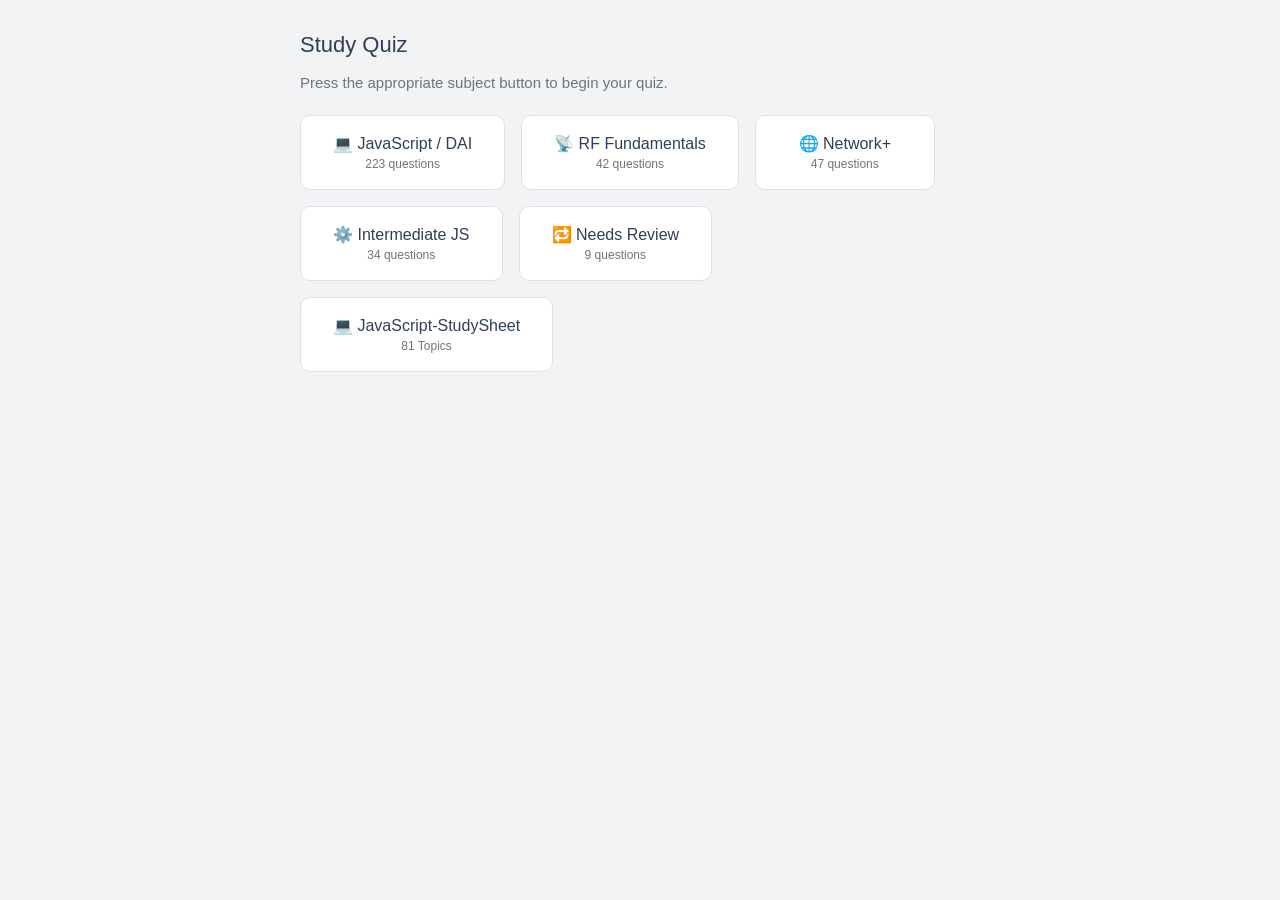
<file: quiz/index.html>
<!DOCTYPE html>
<html lang="en">
<head>
<meta charset="UTF-8">
<meta name="viewport" content="width=device-width, initial-scale=1.0">
<title>Study Quiz — Subject Select</title>
<link rel="stylesheet" href="quiz.css">
<style>
  .subject-grid {
    display: flex;
    flex-wrap: wrap;
    gap: 16px;
    margin-top: 1.5rem;
  }
  .subject-btn {
    display: block;
    padding: 18px 32px;
    border-radius: 10px;
    border: 1px solid var(--border);
    background: var(--card);
    color: var(--primary);
    font-size: 16px;
    font-weight: 500;
    font-family: 'Segoe UI', Tahoma, Geneva, Verdana, sans-serif;
    text-decoration: none;
    cursor: pointer;
    transition: background 0.15s, border-color 0.15s, transform 0.1s;
    min-width: 180px;
    text-align: center;
  }
  .subject-btn:hover {
    background: #e0f4f2;
    border-color: var(--accent);
    color: var(--accent);
    transform: translateY(-2px);
  }
  .subject-btn .sub-label {
    display: block;
    font-size: 12px;
    font-weight: 400;
    color: var(--muted);
    margin-top: 4px;
  }
  .subject-btn:hover .sub-label {
    color: var(--accent);
  }
  .intro {
    font-size: 15px;
    color: var(--muted);
    margin-top: 0.5rem;
    margin-bottom: 0.5rem;
  }
</style>
</head>
<body>
<div class="quiz-wrap">
  <h1>Study Quiz</h1>
  <p class="intro">Press the appropriate subject button to begin your quiz.</p>

  <div class="subject-grid">
  
   <a href="quiz.html?src=daiquiz.js" target="_top" class="subject-btn">
      💻 JavaScript / DAI
      <span class="sub-label">223 questions</span>
    </a>

    <a href="quiz.html?src=rfquiz.js" target="_top" class="subject-btn">
      📡 RF Fundamentals
      <span class="sub-label">42 questions</span>
    </a>

    <a href="quiz.html?src=netquiz.js" target="_top" class="subject-btn">
      🌐 Network+
      <span class="sub-label">47 questions</span>
    </a>
	<!-- Add new subjects below this line: -->
    <a href="quiz.html?src=Intermediate-JS.js" target="_top" class="subject-btn">
      ⚙️ Intermediate JS
      <span class="sub-label">34 questions</span>
    </a>

    <a href="quiz.html?src=needsReview.js" target="_top" class="subject-btn">
      🔁 Needs Review
      <span class="sub-label">9 questions</span>
    </a>

	   <a href="jsStudy.html" target="_top" class="subject-btn">
      💻 JavaScript-StudySheet
      <span class="sub-label">81 Topics</span>
    </a>
	
	
    <!-- a href="quiz.html?src=ttcquiz.js" target="_top" class="subject-btn">
      🛰️ TT&C
      <span class="sub-label">35 questions</span>
    </a>
    <a href="quiz.html?src=bjquiz.js" target="_top" class="subject-btn">
      🃏 Blackjack
      <span class="sub-label">35 questions</span>
    </a>
    -->

  </div>
</div>
</body>
</html>
</file>
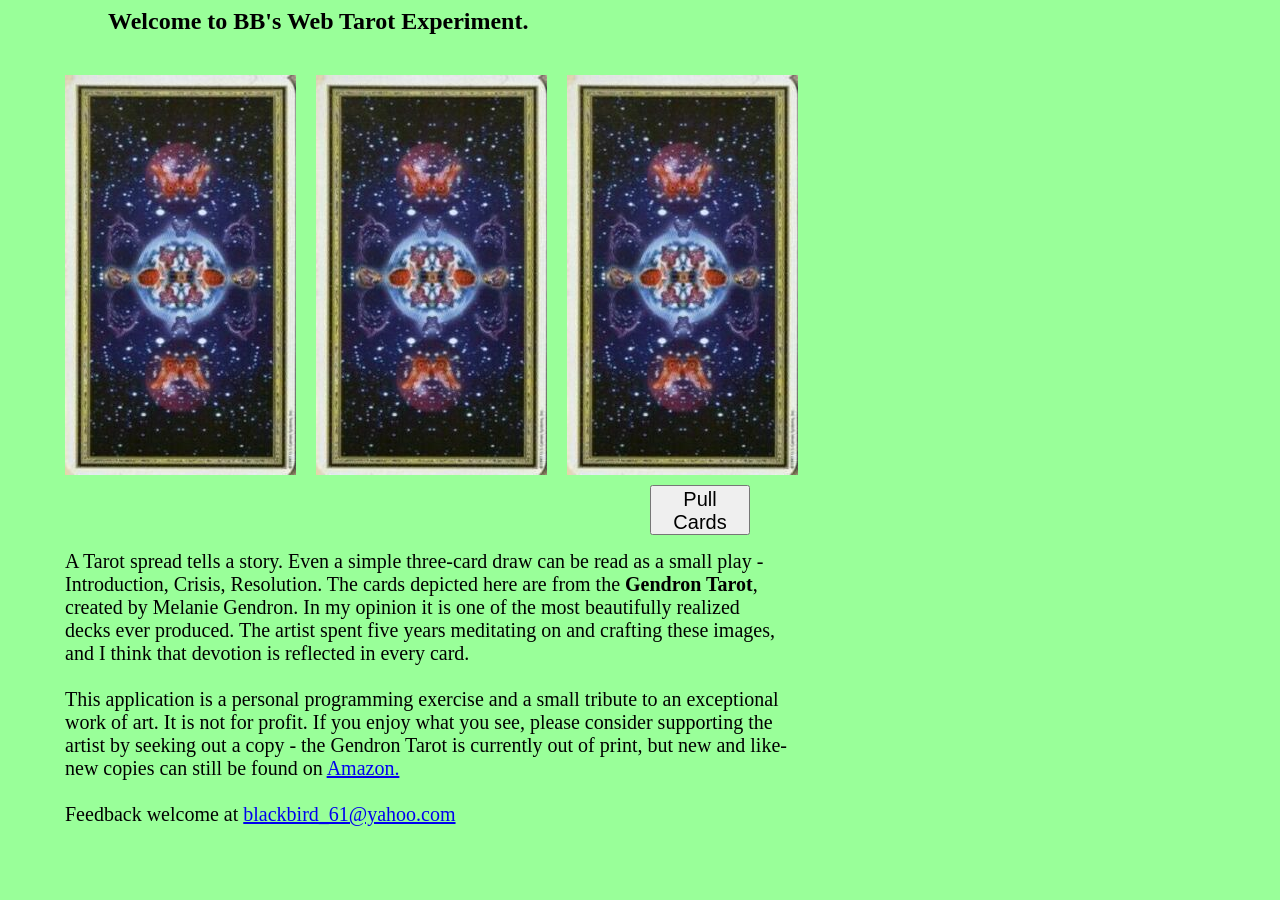
<file: webtarot/Index.html>
<!DOCTYPE html PUBLIC "-//W3C//DTD HTML 4.01 Transitional//EN">
<HTML>
<HEAD>
<META HTTP-EQUIV="Content-Type" CONTENT="text/html; charset=iso-8859-1">
<META NAME="generator" CONTENT="NoteTab">
<TITLE>*** MyWebTarot ***</TITLE>
<script  src="webtarot.js"  type="text/javascript"  defer>
<!--


 
-->
</script>

<!--  -->

</HEAD>
<body bgcolor=#99ff99   >

<Div id="main" style="position:relative; left:100px;"> <H2>Welcome to BB's Web Tarot Experiment. </H2></Div>
<br> 

<!-- style="position:absolute; left:65px; top:300px; width:725px; hieght=415px; z-index:2; -->
<Div id="spread" style="position:absolute; 
	     left:65px; top:75px; width:777px; hieght=415px; z-index:2;" >
<span >
<img id="crd01" src="img/gd/gendron_78.jpg" width=231px hieght=400px ></span>
<span>&nbsp;&nbsp;&nbsp;</span>

<span >
<img id="crd02" src="img/gd/gendron_78.jpg" width=231px hieght=400px ></span>
<span>&nbsp;&nbsp;&nbsp;</span>

<span >
<img id="crd03" src="img/gd/gendron_78.jpg" width=231px hieght=400px ></span>
</Div>

<span>
<br>
<button type="button" onclick="PullCards()"
style="position:absolute; top:485px; left:650px; width:100px; height:50px; font-size:20px"  >Pull Cards </button> 

<!-- style="position:absolute; left: 700px;" -->
<!-- Places element 700px from Left edge of document window -->
<br>
<br>
 
<Div id="blurb" style="position:absolute; left:65px; top:550px; width:725px; z-index:2; font-size:20px">
  <div>
    A Tarot spread tells a story. Even a simple three-card draw can be read as a small play - 
    Introduction, Crisis, Resolution. The cards depicted here are from the 
    <strong>Gendron Tarot</strong>, created by Melanie Gendron. In my opinion it is one of the 
    most beautifully realized decks ever produced. The artist spent five years meditating on and 
    crafting these images, and I think that devotion is reflected in every card. </div>
  <br>
  <div>
    This application is a personal programming exercise and a small tribute to an exceptional work 
    of art. It is not for profit. If you enjoy what you see, please consider supporting the artist 
    by seeking out a copy - the Gendron Tarot is currently out of print, but new and like-new 
    copies can still be found on 
    <a href="http://www.amazon.com/Gendron-Tarot-Melanie/dp/1572810653" target="Amazon">Amazon.</a>
  </div>
  <br>
  <div>
    Feedback welcome at 
    <a href="mailto:blackbird_61@yahoo.com?Subject=WebTarot" target="feedback">blackbird_61@yahoo.com</a>
  </div>
</Div>




</BODY> 
</HTML>
</file>
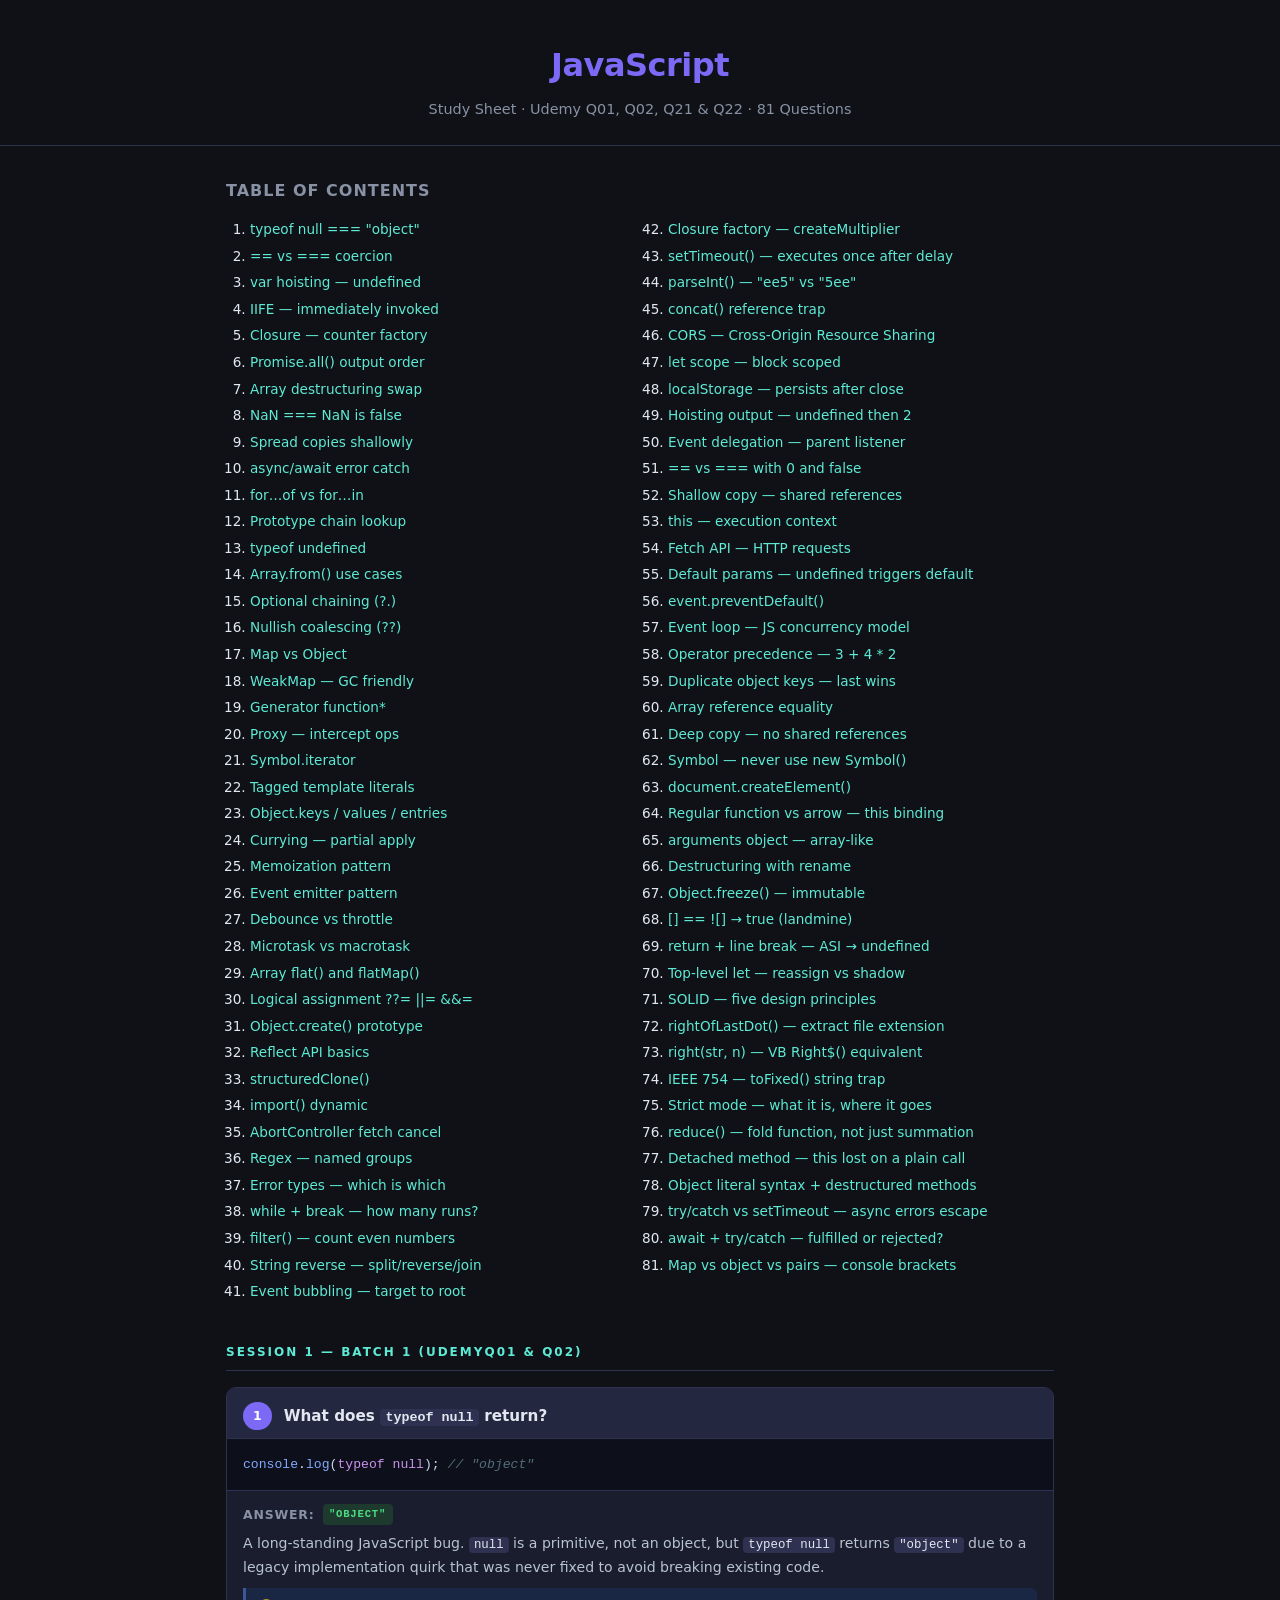
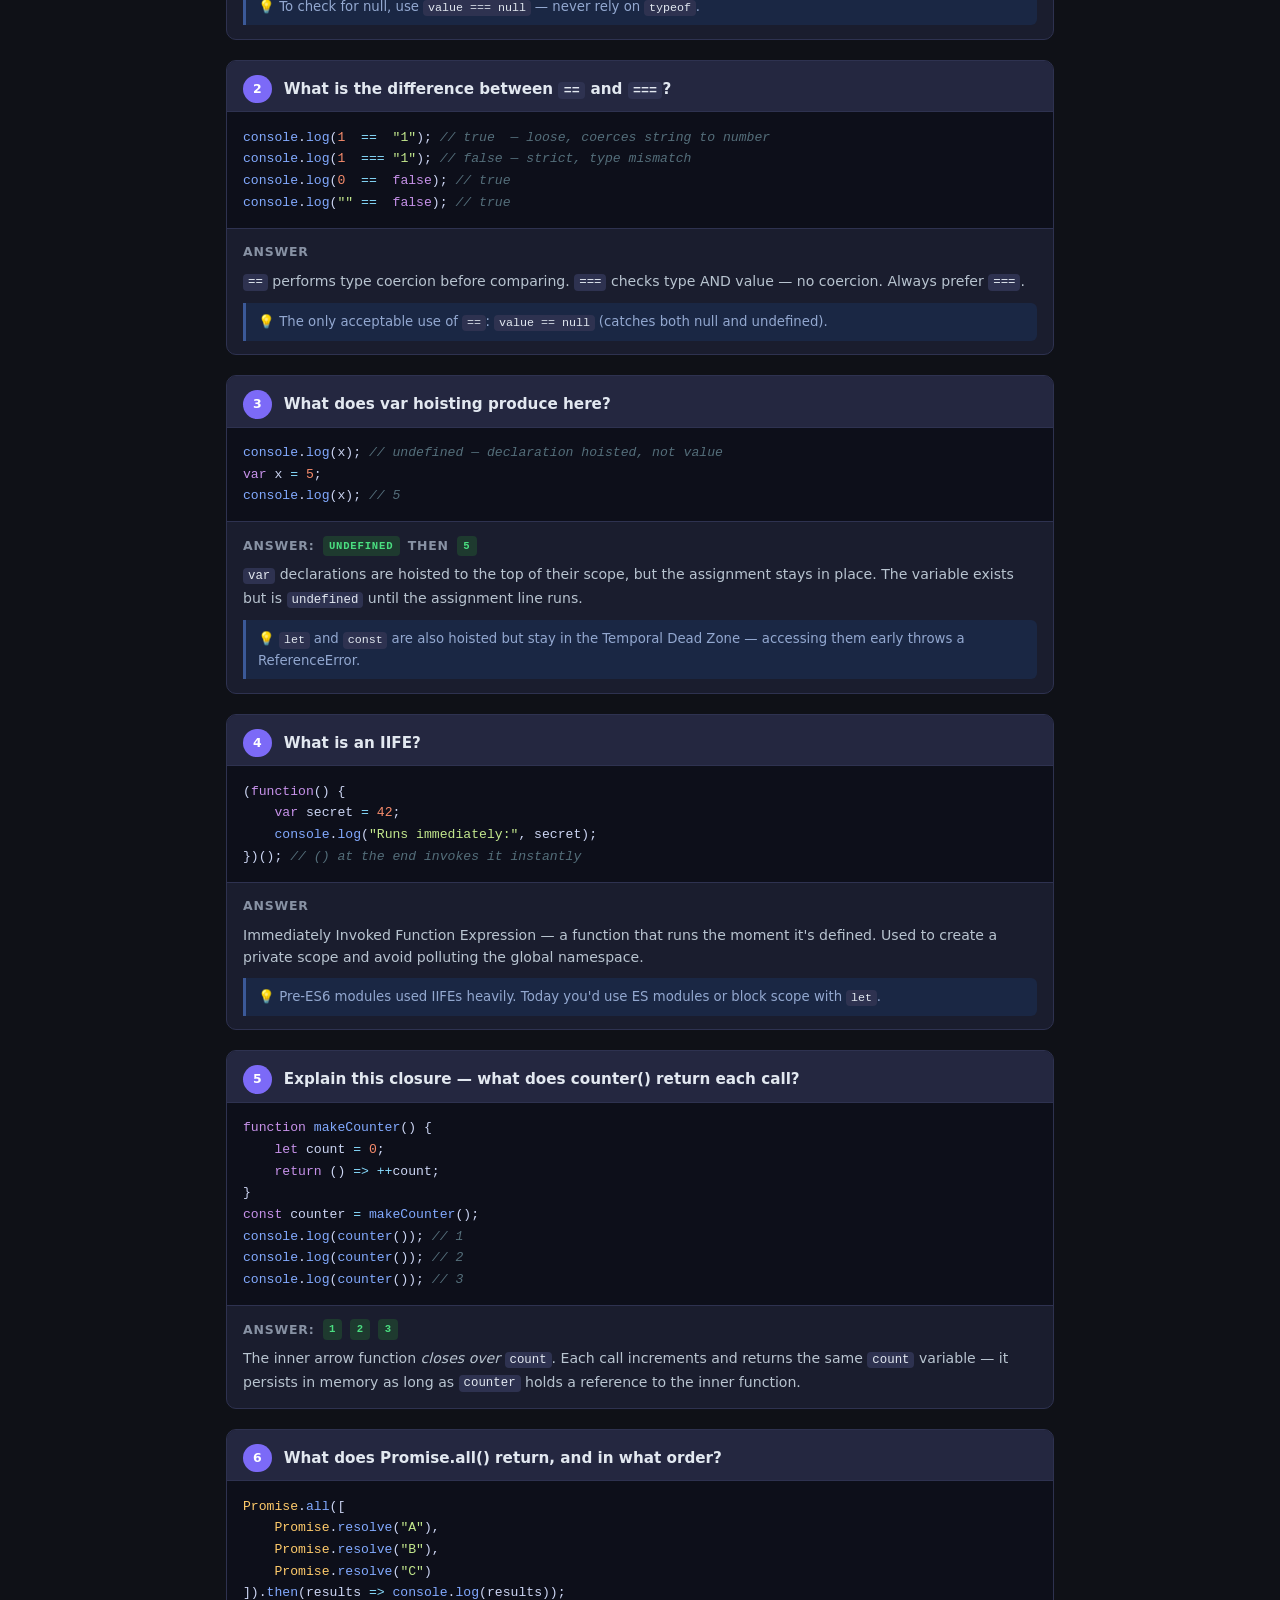
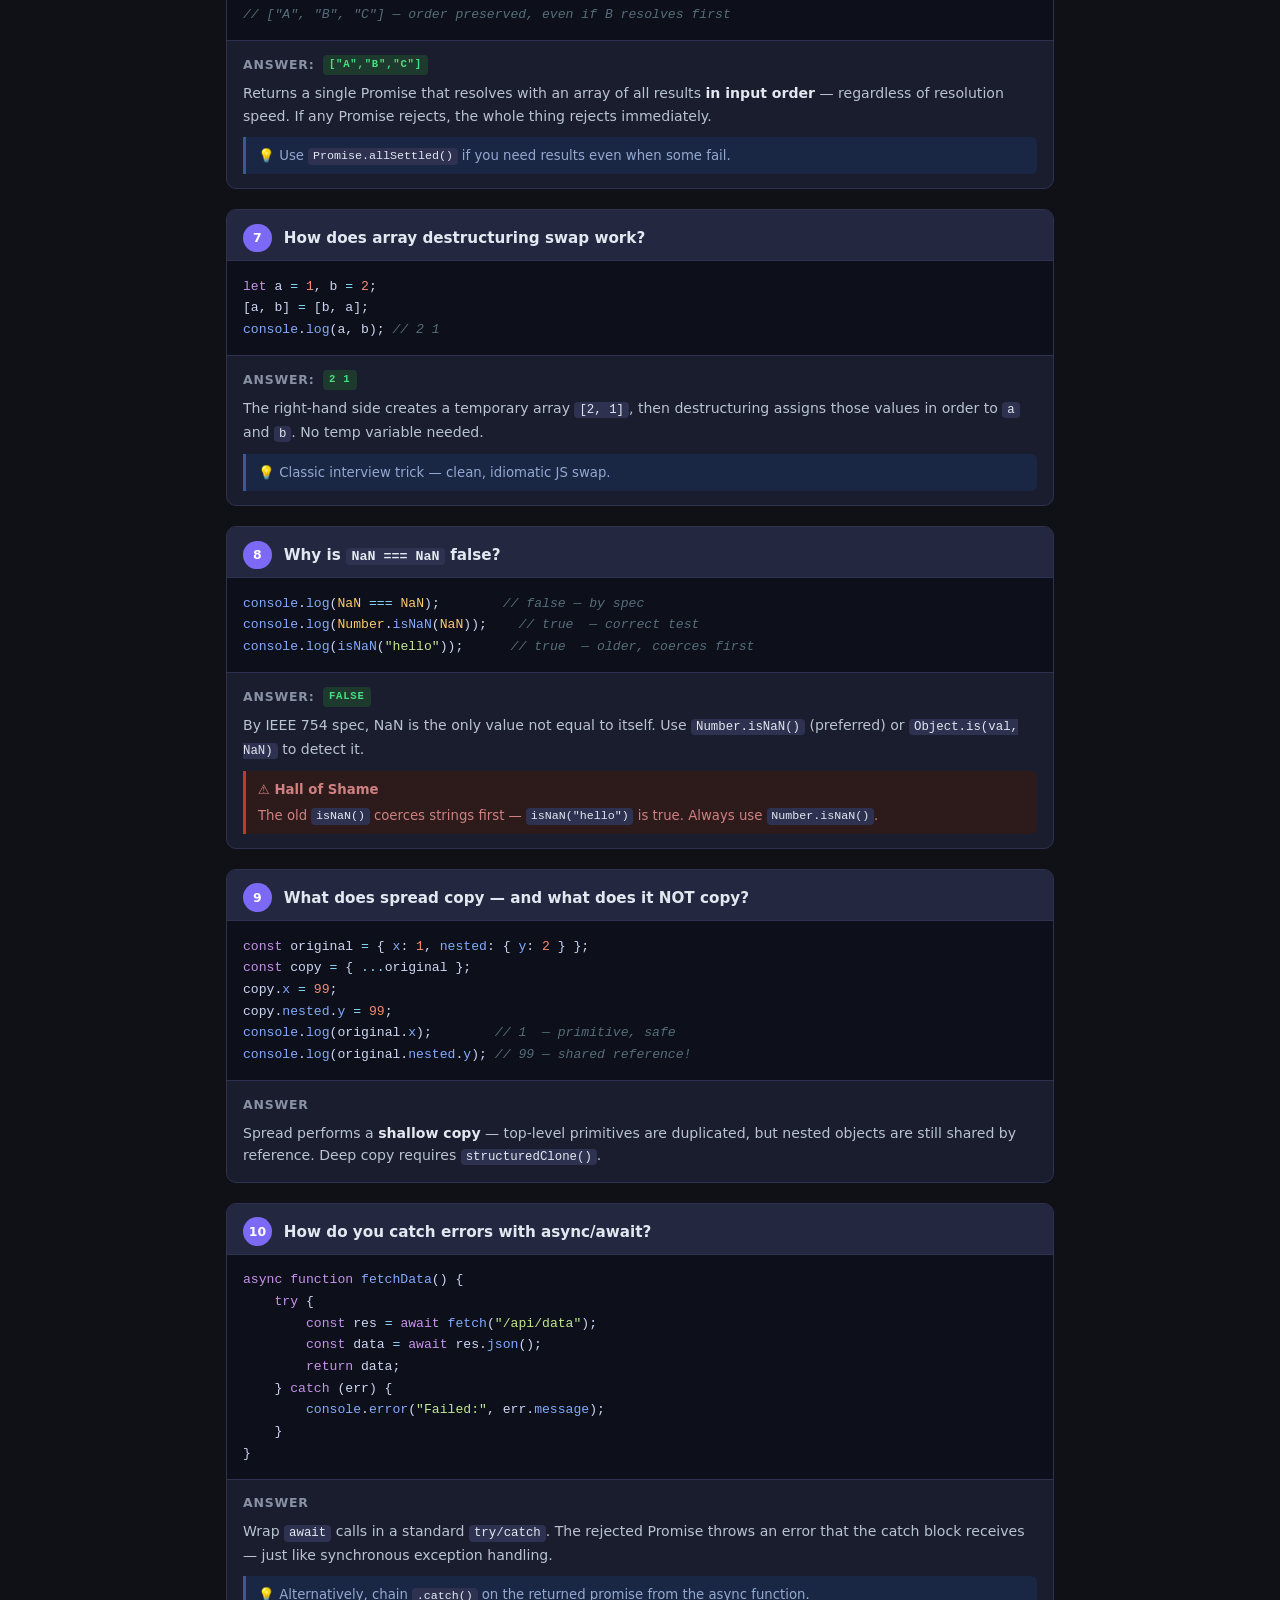
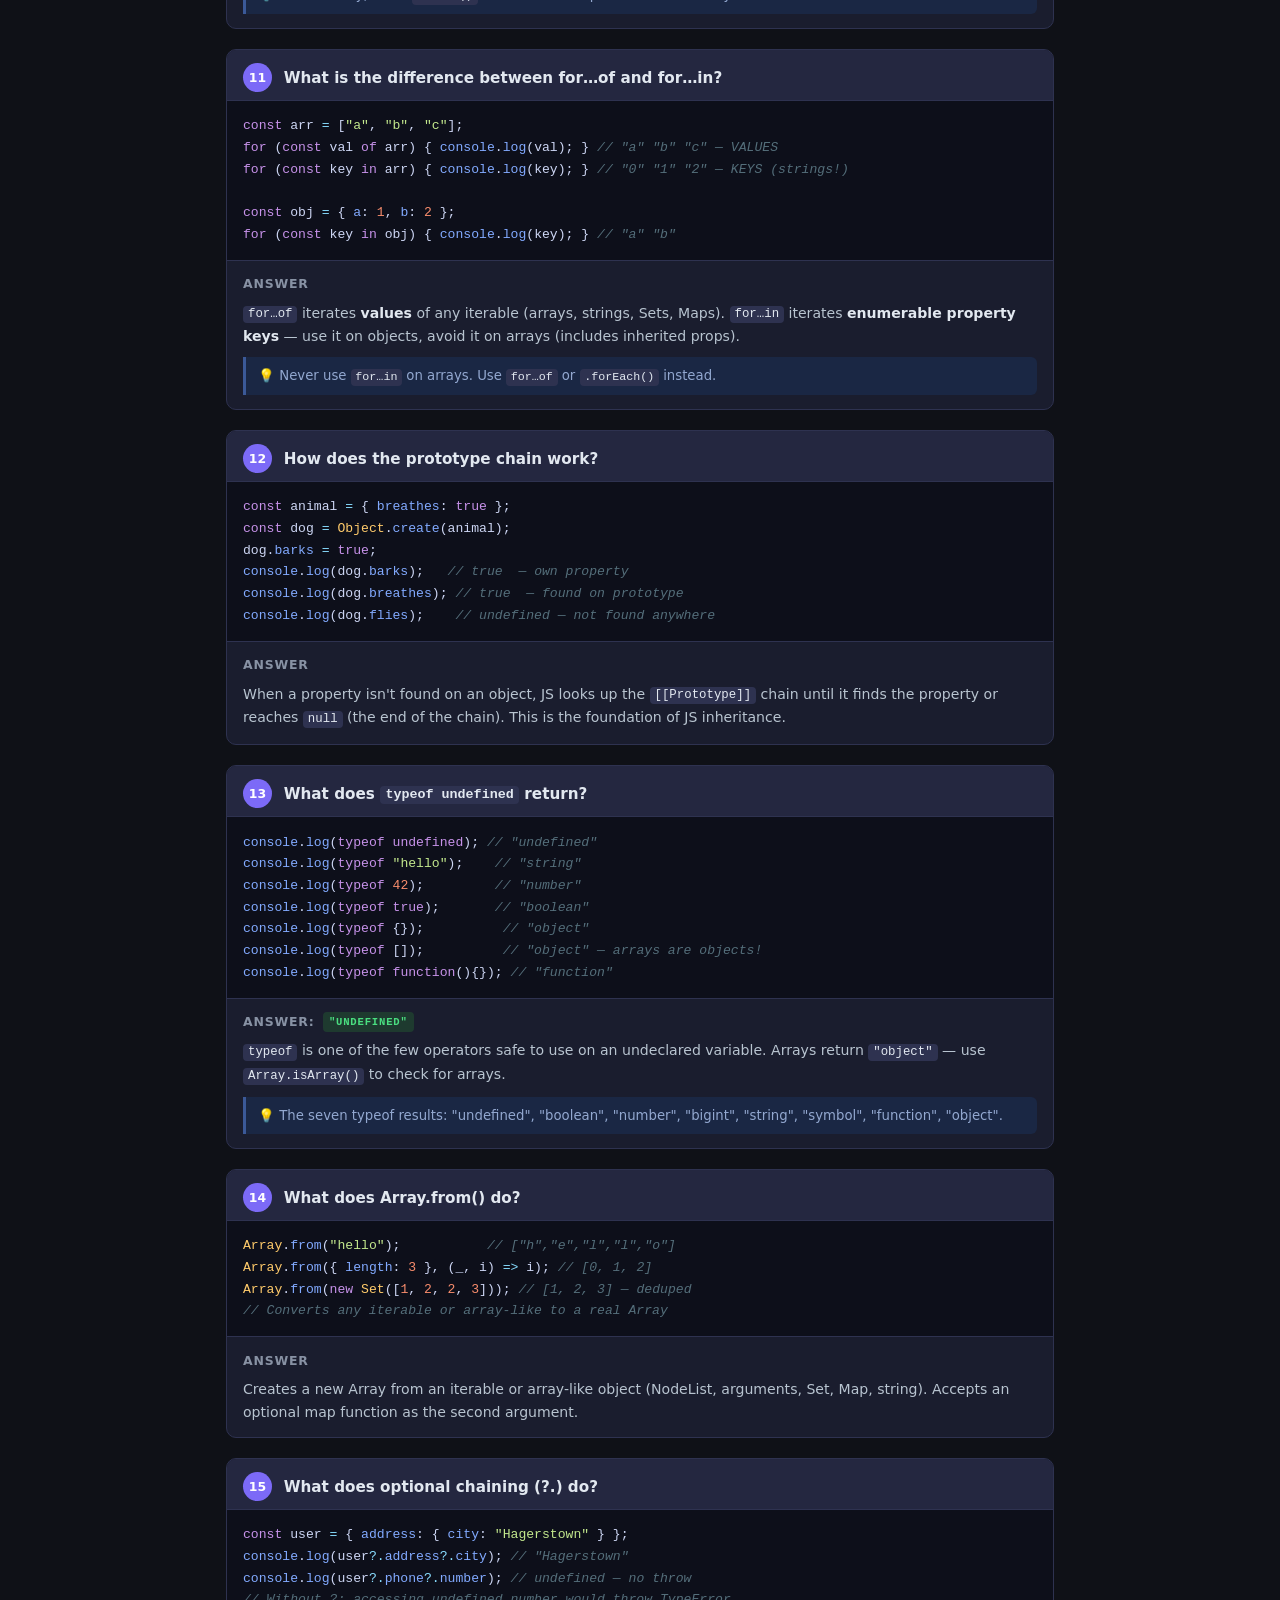
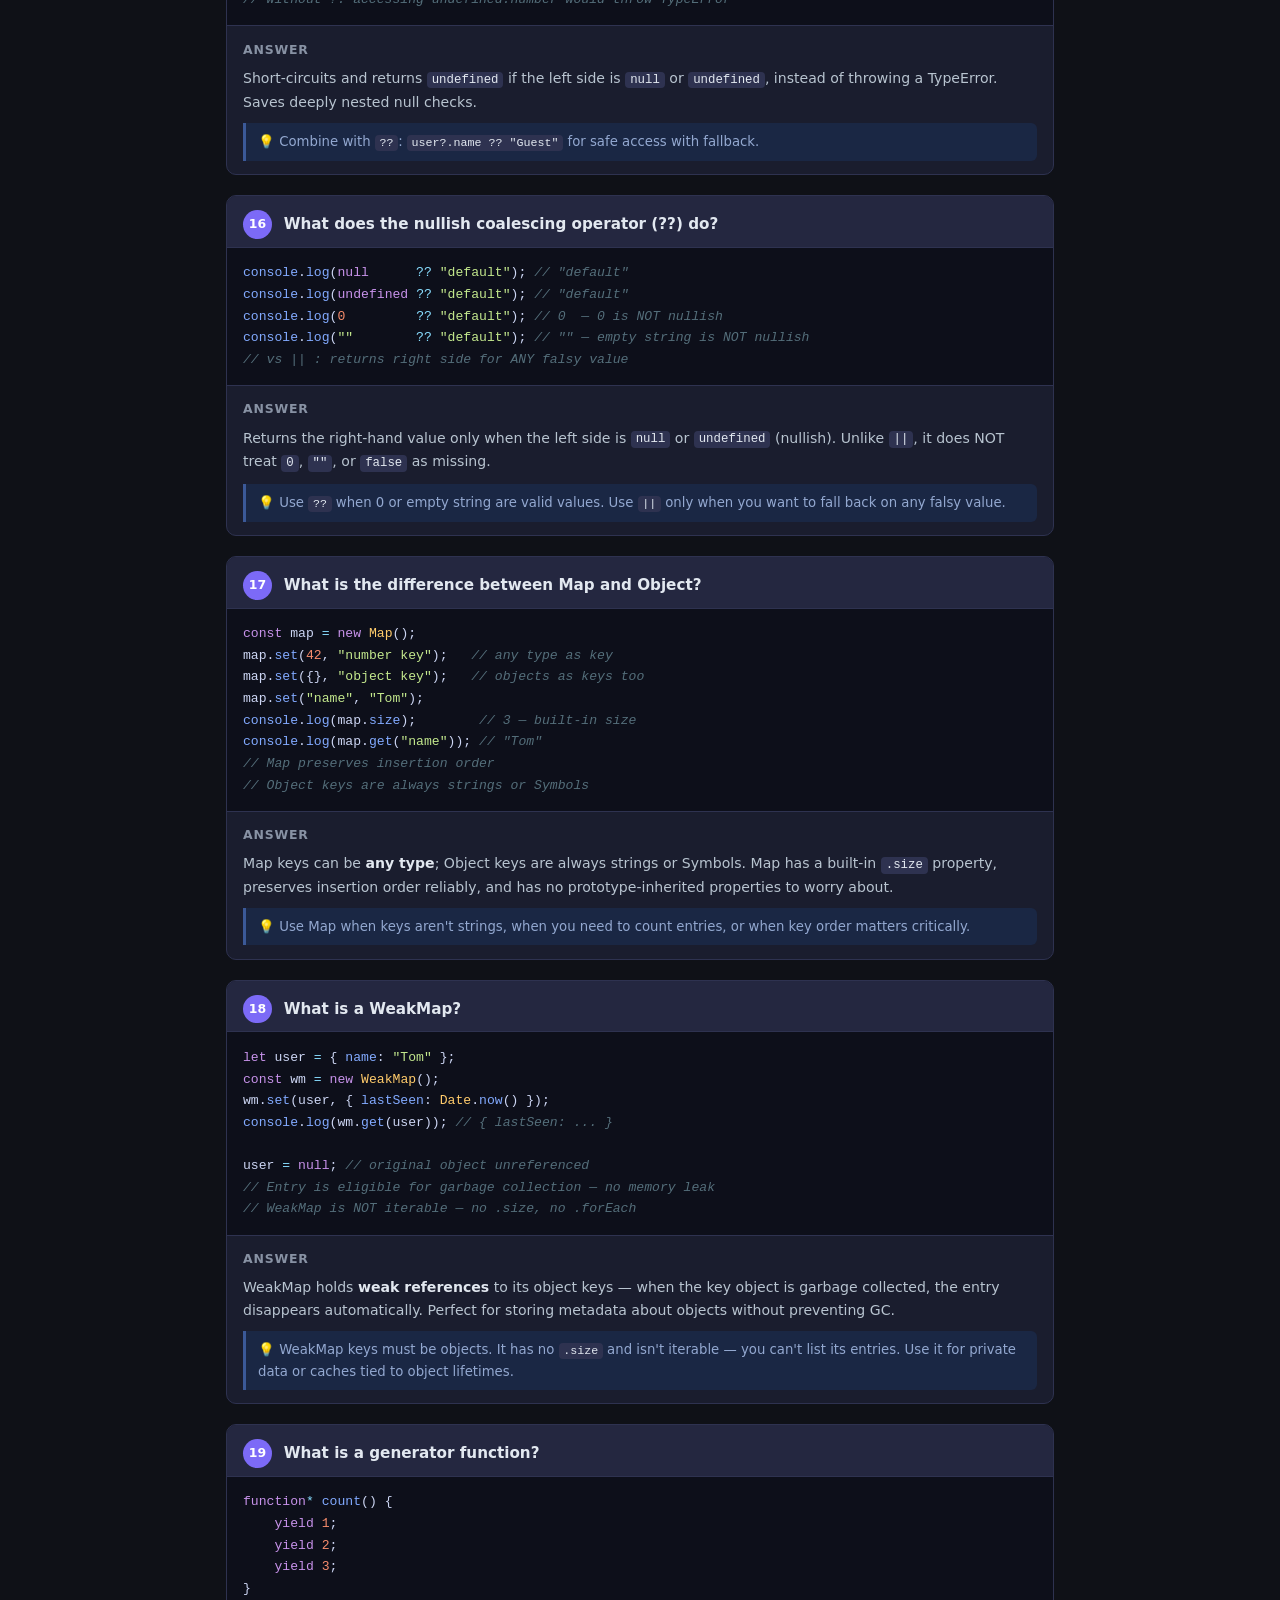
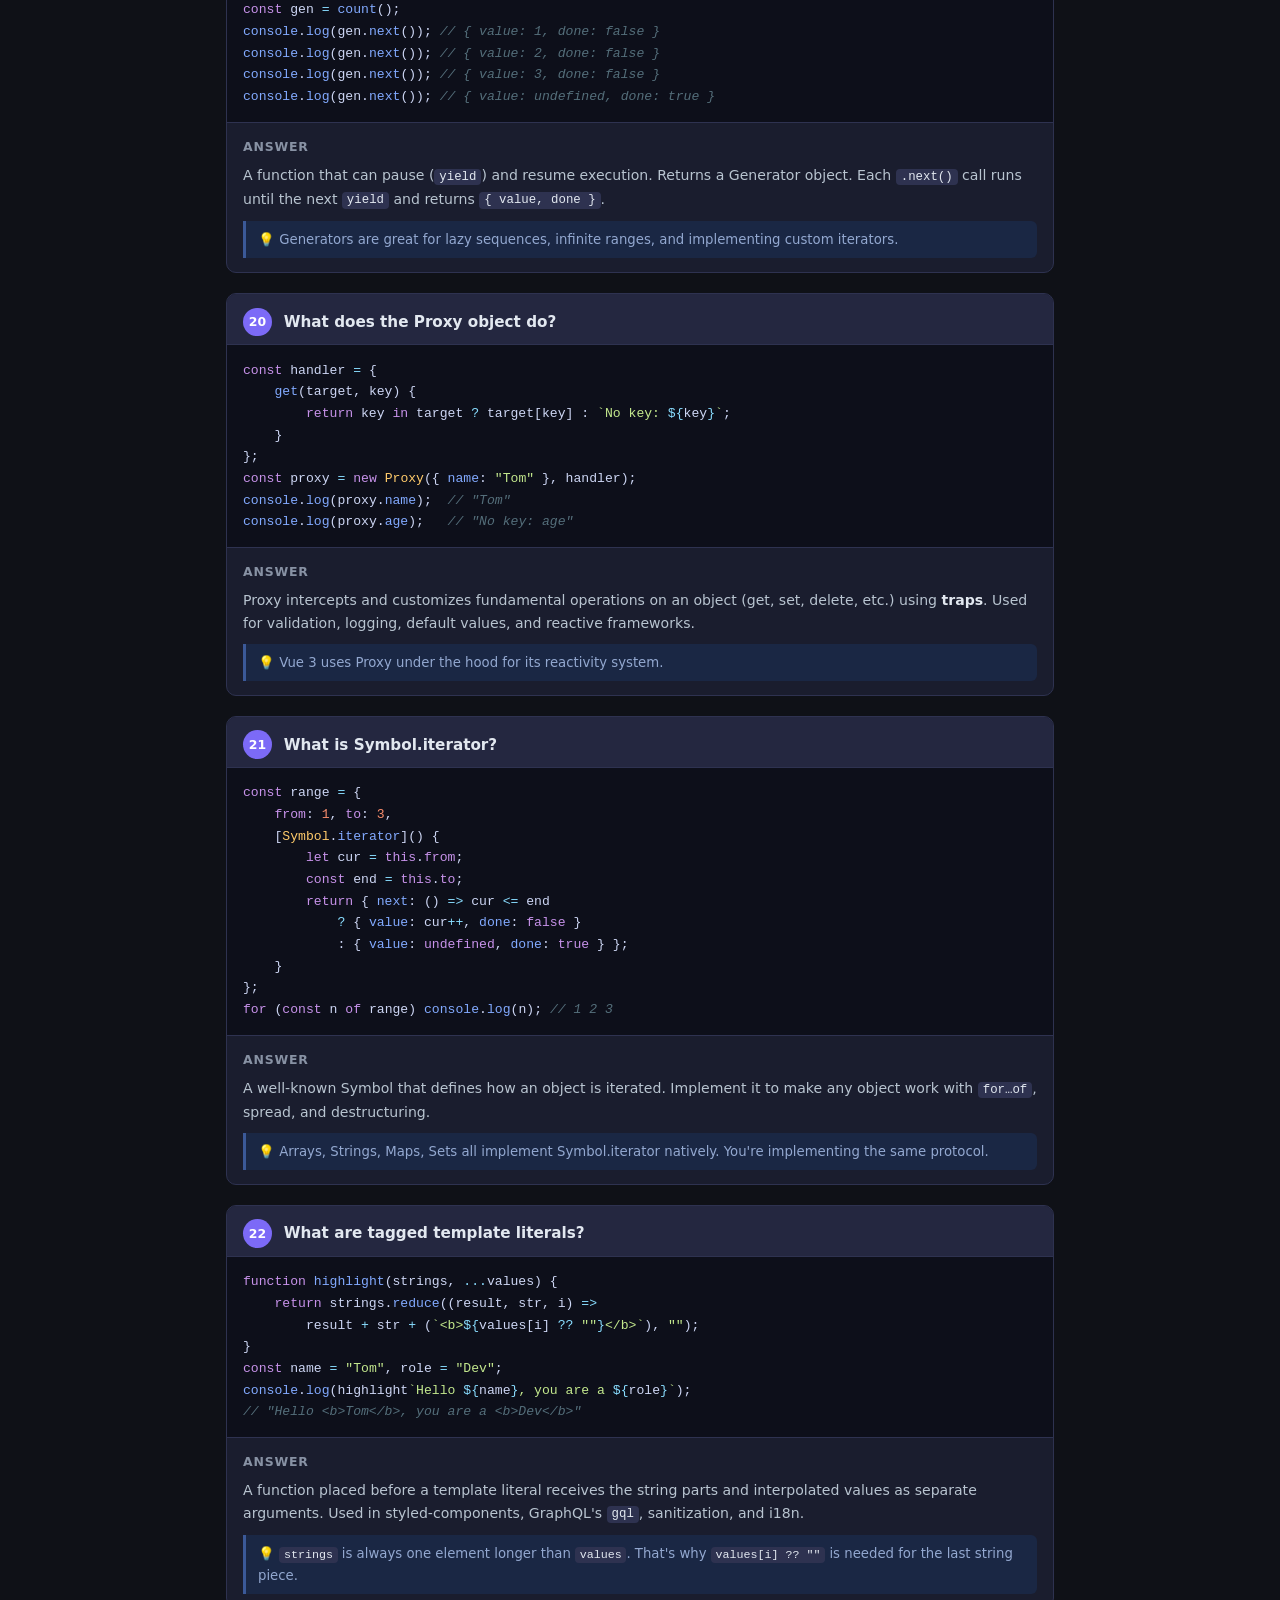
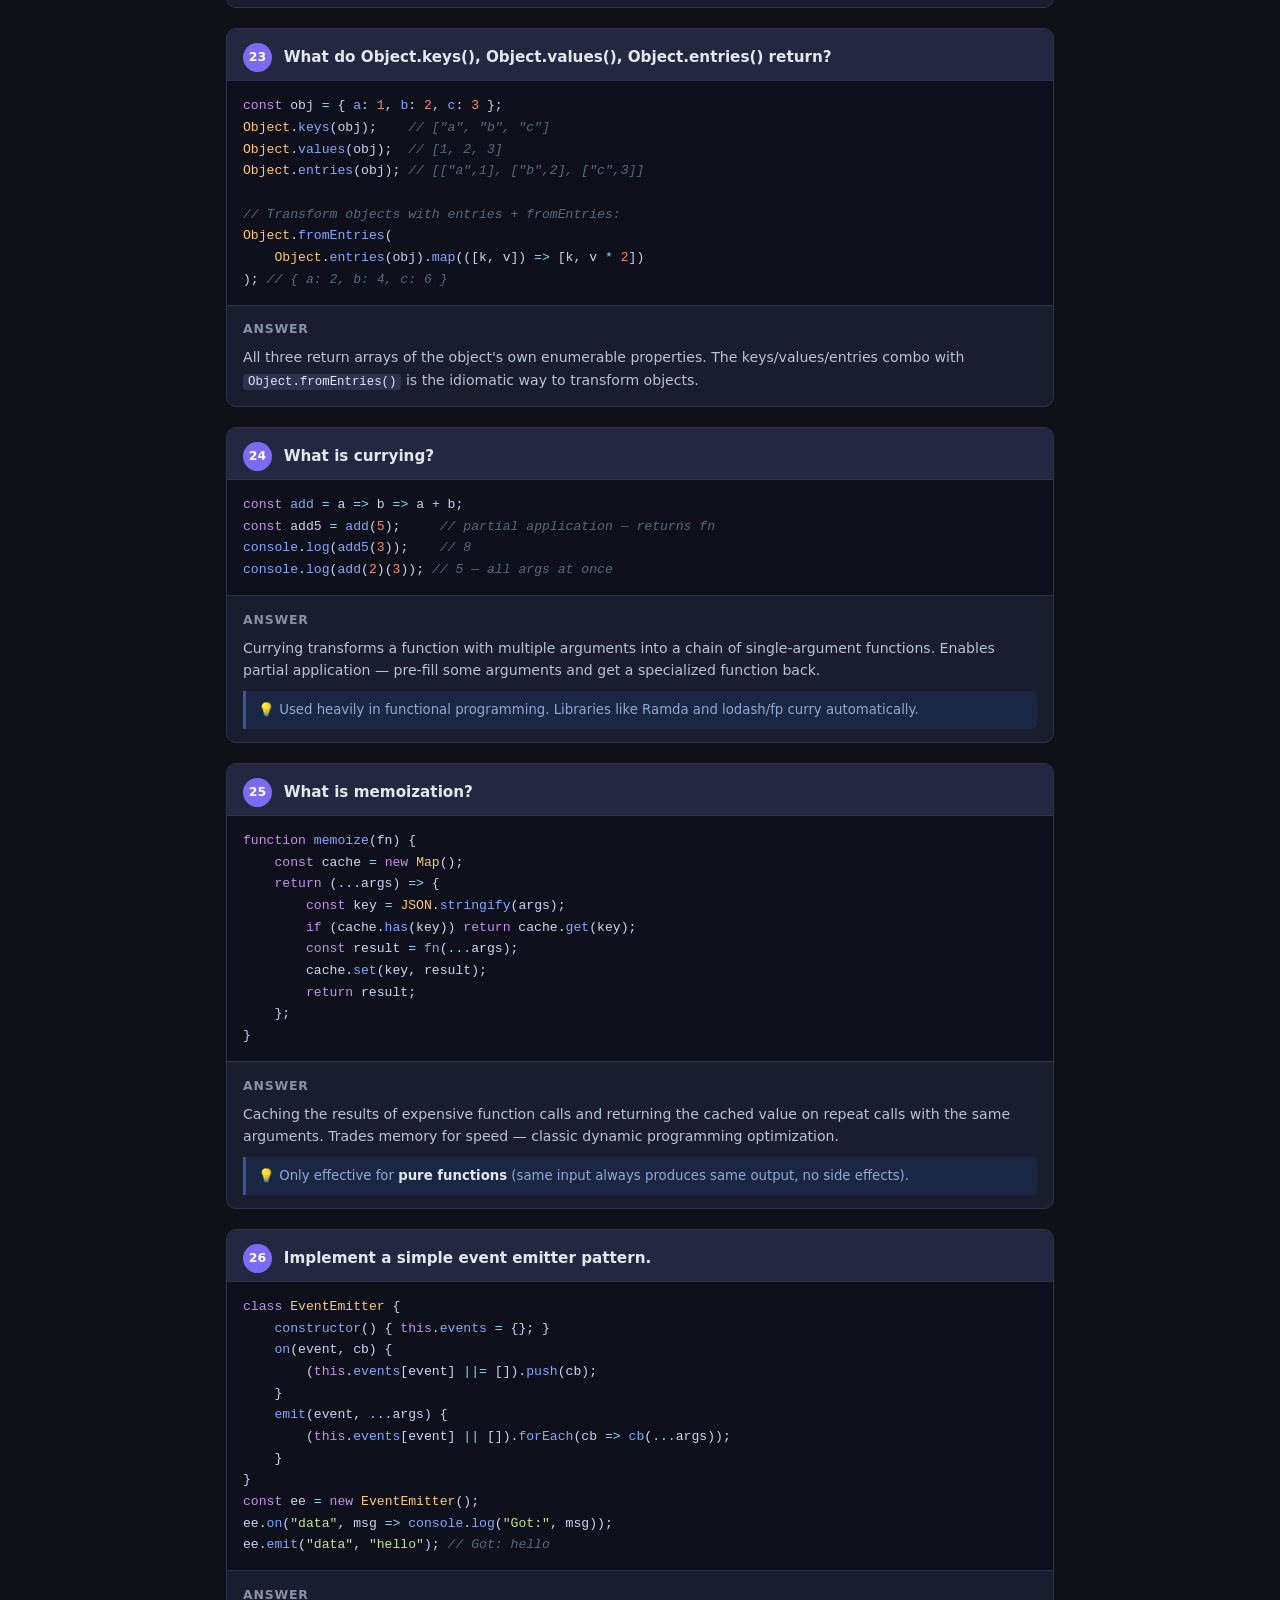
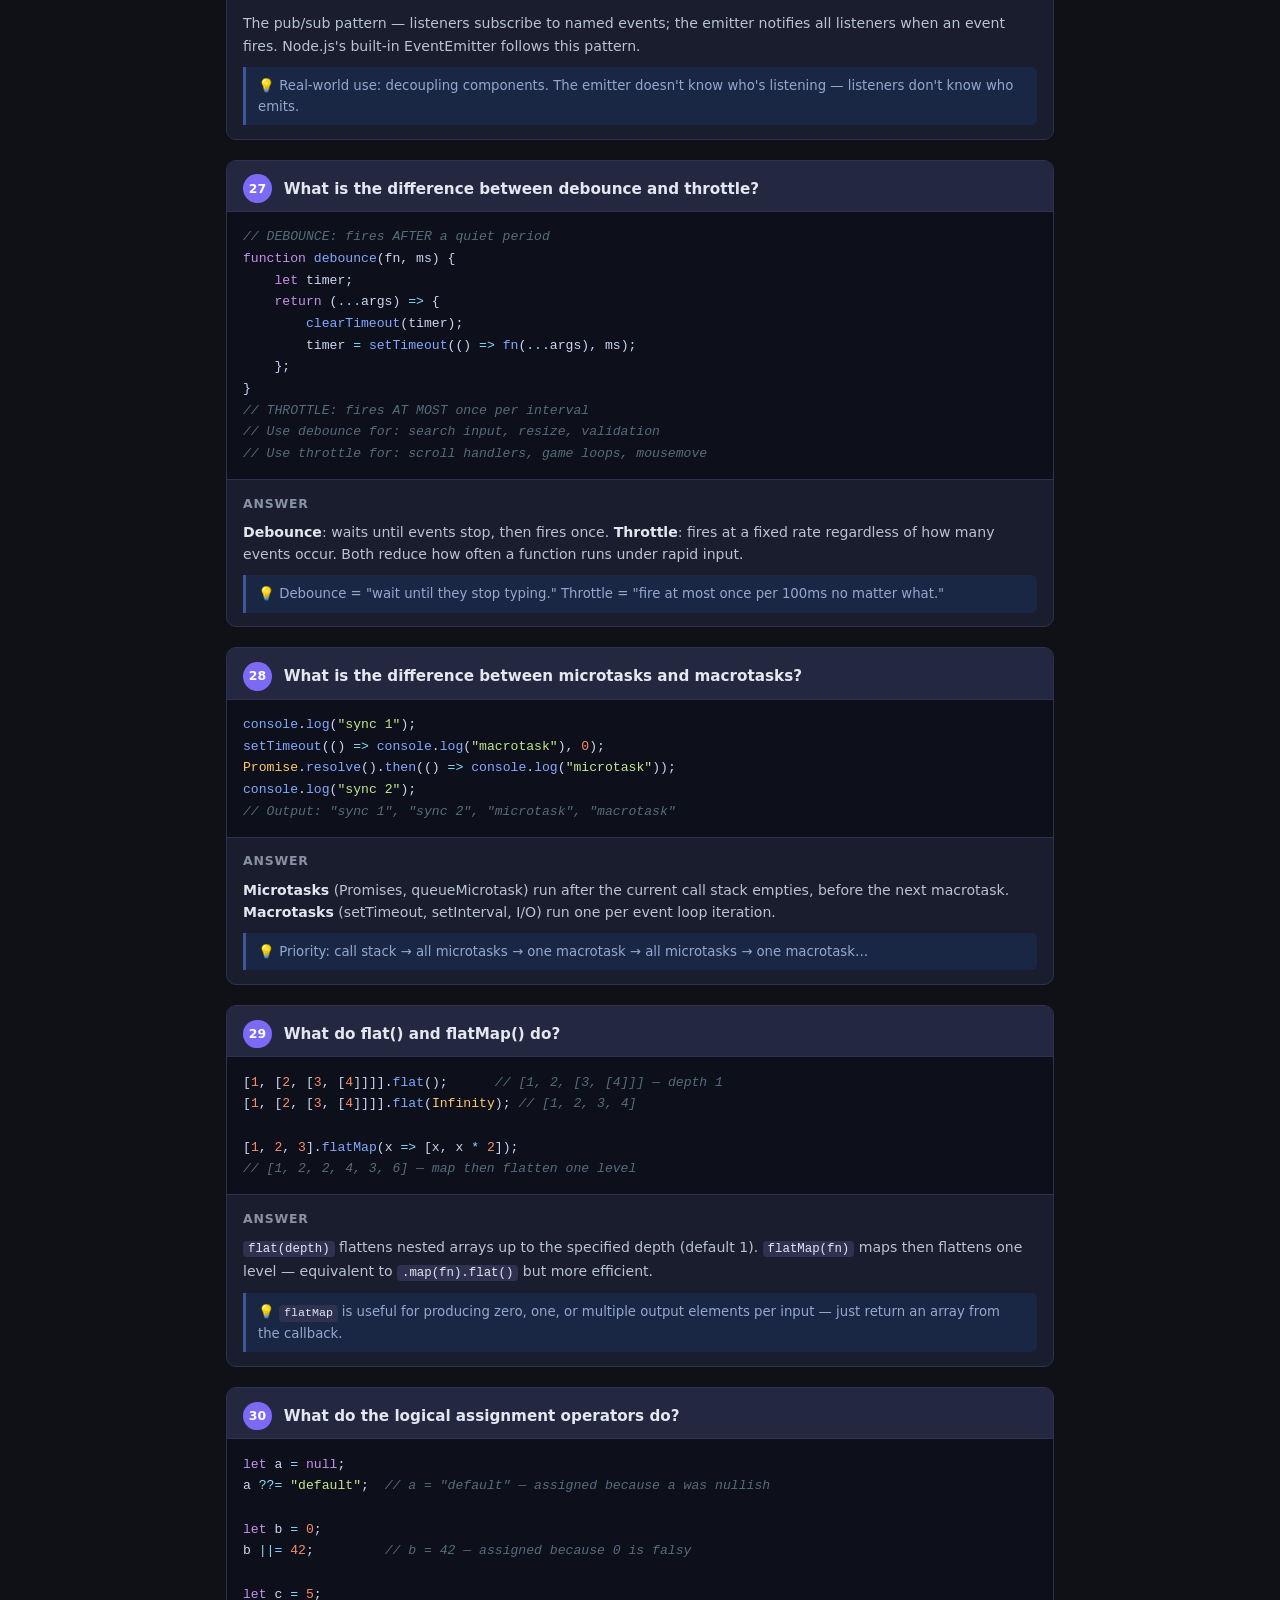
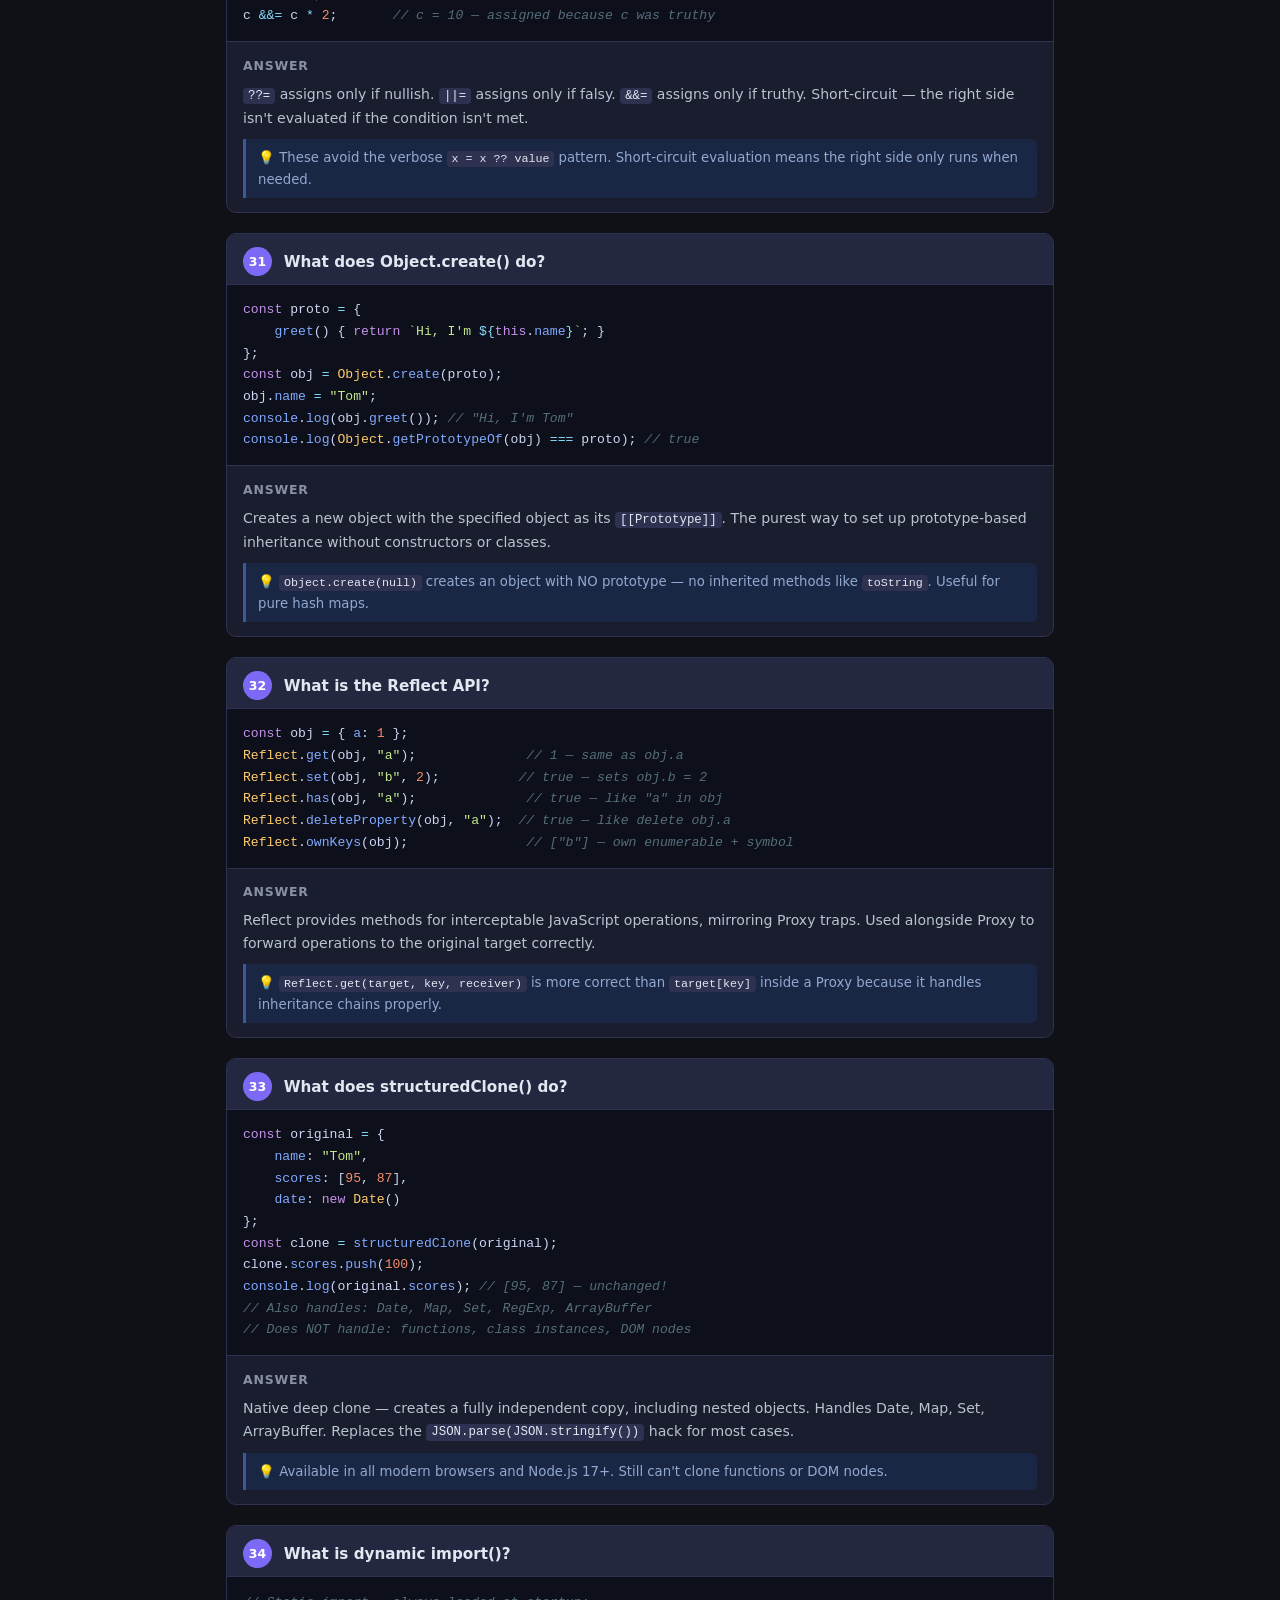
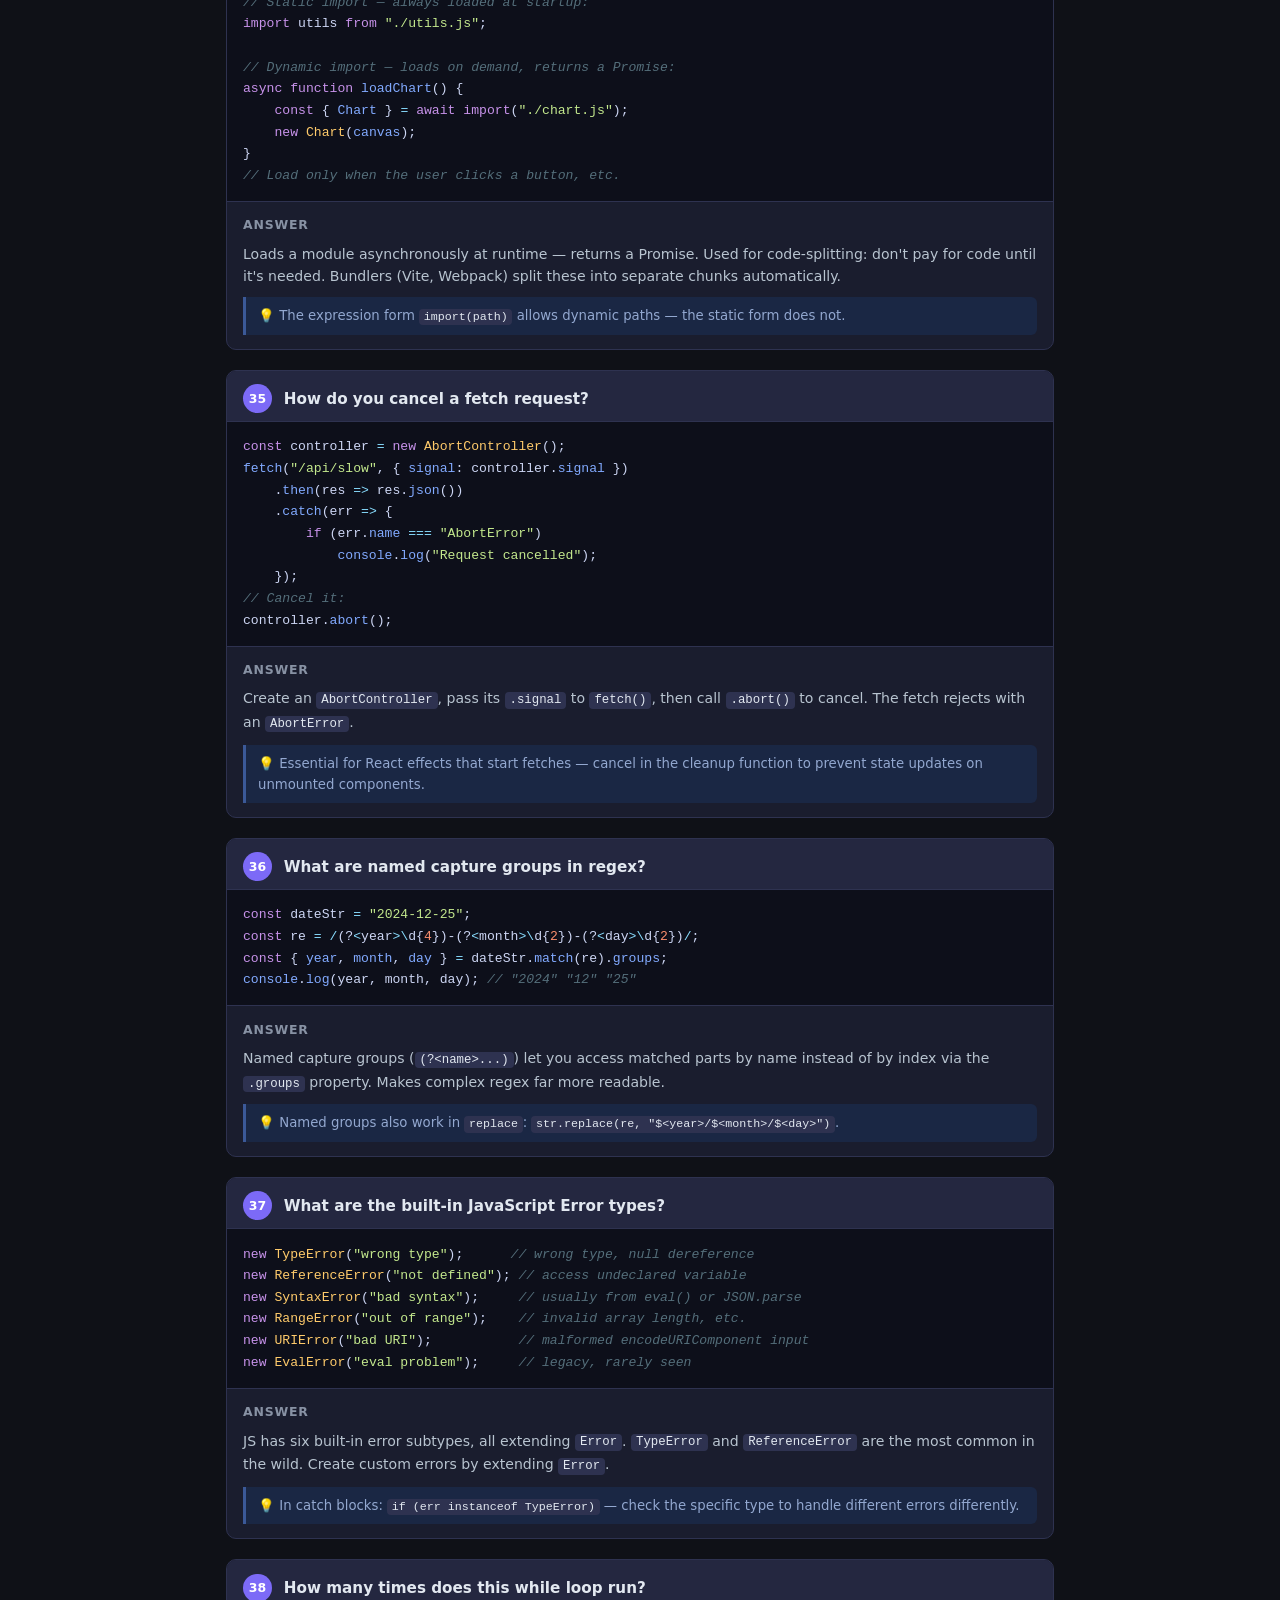
<file: quiz/jsStudy.html>
<!doctype html><html><head><meta charset=utf8><meta name=viewport content="width=device-width,initial-scale=1"><style>:root{color-scheme:light}body{margin:0;padding:0;font:14px -apple-system,BlinkMacSystemFont,sans-serif;background:#fff;color:#000}img{max-width:100%}[hidden]:not([hidden=until-found i]){display:none!important}</style></head><body>
<!DOCTYPE html>
<html lang="en">
<head>
<meta charset="UTF-8">
<meta name="viewport" content="width=device-width, initial-scale=1.0">
<title>JavaScript Study Sheet</title>
<style>
  :root {
    --bg: #0f1117;
    --surface: #1a1d2e;
    --surface2: #242740;
    --border: #2e3250;
    --text: #e2e8f0;
    --text-muted: #8892a4;
    --accent: #7c6af7;
    --accent2: #5eead4;
    --kw: #c792ea;
    --str: #c3e88d;
    --num: #f78c6c;
    --cmt: #546e7a;
    --fn: #82aaff;
    --ty: #ffcb6b;
    --op: #89ddff;
    --hl: #ffe082;
    --pill-bg: #1e3a2f;
    --pill-fg: #4ade80;
    --tip-bg: #1a2744;
    --tip-border: #3b5998;
    --shame-bg: #2d1b1b;
    --shame-border: #c0392b;
  }
  * { box-sizing: border-box; margin: 0; padding: 0; }
  body { background: var(--bg); color: var(--text); font-family: 'Segoe UI', system-ui, sans-serif; font-size: 15px; line-height: 1.6; }
  a { color: var(--accent2); text-decoration: none; }
  a:hover { text-decoration: underline; }

  .page-header { text-align: center; padding: 2.5rem 1rem 1.5rem; border-bottom: 1px solid var(--border); }
  .page-title { font-size: 2rem; font-weight: 700; color: var(--accent); letter-spacing: -0.5px; }
  .subtitle { color: var(--text-muted); font-size: 0.9rem; margin-top: 0.4rem; }

  .toc { max-width: 860px; margin: 2rem auto; padding: 0 1rem; }
  .toc h2 { font-size: 1rem; color: var(--text-muted); text-transform: uppercase; letter-spacing: 1px; margin-bottom: 1rem; }
  .toc ol { columns: 2; column-gap: 2rem; padding-left: 1.5rem; }
  @media (max-width: 600px) { .toc ol { columns: 1; } }
  .toc li { margin-bottom: 0.3rem; font-size: 0.85rem; break-inside: avoid; }

  .cards { max-width: 860px; margin: 0 auto; padding: 0 1rem 4rem; }

  .section-label {
    font-size: 0.75rem; font-weight: 700; text-transform: uppercase;
    letter-spacing: 2px; color: var(--accent2); margin: 2.5rem 0 1rem;
    padding-bottom: 0.5rem; border-bottom: 1px solid var(--border);
  }

  .qa-card {
    background: var(--surface); border: 1px solid var(--border);
    border-radius: 10px; margin-bottom: 1.25rem; overflow: hidden;
  }
  .q-header {
    display: flex; align-items: flex-start; gap: 0.75rem;
    padding: 0.85rem 1rem 0.5rem; background: var(--surface2);
    border-bottom: 1px solid var(--border);
  }
  .q-num {
    background: var(--accent); color: #fff; font-weight: 700;
    font-size: 0.78rem; width: 1.8rem; height: 1.8rem; border-radius: 50%;
    display: flex; align-items: center; justify-content: center; flex-shrink: 0;
  }
  .q-text { font-weight: 600; font-size: 0.95rem; padding-top: 0.15rem; }
  .q-text code { background: var(--border); padding: 0.1em 0.4em; border-radius: 4px; font-size: 0.88em; }

  .code-inline {
    font-family: 'Cascadia Code', 'Fira Code', Consolas, monospace;
    font-size: 0.82rem; line-height: 1.65;
    background: #0d0f1a; color: #cdd6f4;
    padding: 0.9rem 1rem; border-bottom: 1px solid var(--border);
    white-space: pre; overflow-x: auto;
  }
  .kw  { color: var(--kw); }
  .str { color: var(--str); }
  .num { color: var(--num); }
  .cmt { color: var(--cmt); font-style: italic; }
  .fn  { color: var(--fn); }
  .ty  { color: var(--ty); }
  .op  { color: var(--op); }
  .hl  { color: var(--hl); font-weight: 700; }

  .answer-section { padding: 0.85rem 1rem; }
  .answer-label { font-size: 0.78rem; font-weight: 700; text-transform: uppercase;
    letter-spacing: 0.8px; color: var(--text-muted); margin-bottom: 0.45rem; display: flex; align-items: center; gap: 0.5rem; }
  .output-pill { background: var(--pill-bg); color: var(--pill-fg); padding: 0.15em 0.6em; border-radius: 4px; font-family: monospace; font-size: 0.85em; font-weight: 700; }
  .answer-text { font-size: 0.88rem; color: #b8c4d0; }
  .answer-text code { background: var(--border); padding: 0.1em 0.4em; border-radius: 4px; font-size: 0.88em; color: var(--text); }
  .answer-text strong { color: var(--text); }

  .tip { margin-top: 0.6rem; background: var(--tip-bg); border-left: 3px solid var(--tip-border); padding: 0.5rem 0.75rem; border-radius: 0 6px 6px 0; font-size: 0.83rem; color: #93a8d0; }
  .hall-of-shame { margin-top: 0.6rem; background: var(--shame-bg); border-left: 3px solid var(--shame-border); padding: 0.5rem 0.75rem; border-radius: 0 6px 6px 0; font-size: 0.83rem; color: #d08080; }
  .hall-of-shame .label { font-weight: 700; margin-bottom: 0.25rem; }

  hr.section-divider { border: none; border-top: 2px solid var(--border); margin: 3rem 0; }

  .cheatsheet { background: var(--surface); border: 1px solid var(--border); border-radius: 10px; padding: 1.25rem 1.25rem 1rem; margin-bottom: 1.5rem; }
  .cheatsheet h3 { font-size: 0.85rem; text-transform: uppercase; letter-spacing: 1px; color: var(--accent2); margin-bottom: 1rem; }
  .cs-grid { display: grid; grid-template-columns: repeat(auto-fill, minmax(260px, 1fr)); gap: 0.5rem; }
  .cs-row { display: flex; gap: 0.5rem; align-items: baseline; }
  .cs-code { font-family: monospace; font-size: 0.8rem; color: var(--fn); min-width: 130px; }
  .cs-desc { font-size: 0.8rem; color: var(--text-muted); }

  .solid-row { margin-bottom: 1.1rem; border: 1px solid var(--border); border-radius: 8px; overflow: hidden; }
  .solid-name { font-weight: 700; color: var(--text); padding: 0.55rem 0.85rem 0.2rem; background: var(--surface2); }
  .solid-letter { display: inline-block; width: 1.5rem; color: var(--accent2); font-size: 1.05rem; }
  .solid-desc { font-size: 0.85rem; color: #b8c4d0; padding: 0.2rem 0.85rem 0.6rem; background: var(--surface2); border-bottom: 1px solid var(--border); }
  .solid-desc strong { color: var(--text); }
  .solid-row .code-inline { border-bottom: none; }

  .page-footer { text-align: center; padding: 2rem; color: var(--text-muted); font-size: 0.8rem; border-top: 1px solid var(--border); }
</style>
</head>
<body>

<div class="page-header">
  <div class="page-title">JavaScript</div>
  <div class="subtitle">Study Sheet · Udemy Q01, Q02, Q21 &amp; Q22 · 81 Questions</div>
</div>

<div class="toc">
  <h2>Table of Contents</h2>
  <ol>
    <li><a href="#q1">typeof null === "object"</a></li>
    <li><a href="#q2">== vs === coercion</a></li>
    <li><a href="#q3">var hoisting — undefined</a></li>
    <li><a href="#q4">IIFE — immediately invoked</a></li>
    <li><a href="#q5">Closure — counter factory</a></li>
    <li><a href="#q6">Promise.all() output order</a></li>
    <li><a href="#q7">Array destructuring swap</a></li>
    <li><a href="#q8">NaN === NaN is false</a></li>
    <li><a href="#q9">Spread copies shallowly</a></li>
    <li><a href="#q10">async/await error catch</a></li>
    <li><a href="#q11">for…of vs for…in</a></li>
    <li><a href="#q12">Prototype chain lookup</a></li>
    <li><a href="#q13">typeof undefined</a></li>
    <li><a href="#q14">Array.from() use cases</a></li>
    <li><a href="#q15">Optional chaining (?.) </a></li>
    <li><a href="#q16">Nullish coalescing (??)</a></li>
    <li><a href="#q17">Map vs Object</a></li>
    <li><a href="#q18">WeakMap — GC friendly</a></li>
    <li><a href="#q19">Generator function*</a></li>
    <li><a href="#q20">Proxy — intercept ops</a></li>
    <li><a href="#q21">Symbol.iterator</a></li>
    <li><a href="#q22">Tagged template literals</a></li>
    <li><a href="#q23">Object.keys / values / entries</a></li>
    <li><a href="#q24">Currying — partial apply</a></li>
    <li><a href="#q25">Memoization pattern</a></li>
    <li><a href="#q26">Event emitter pattern</a></li>
    <li><a href="#q27">Debounce vs throttle</a></li>
    <li><a href="#q28">Microtask vs macrotask</a></li>
    <li><a href="#q29">Array flat() and flatMap()</a></li>
    <li><a href="#q30">Logical assignment ??= ||= &amp;&amp;=</a></li>
    <li><a href="#q31">Object.create() prototype</a></li>
    <li><a href="#q32">Reflect API basics</a></li>
    <li><a href="#q33">structuredClone()</a></li>
    <li><a href="#q34">import() dynamic</a></li>
    <li><a href="#q35">AbortController fetch cancel</a></li>
    <li><a href="#q36">Regex — named groups</a></li>
    <li><a href="#q37">Error types — which is which</a></li>
    <li><a href="#q38">while + break — how many runs?</a></li>
    <li><a href="#q39">filter() — count even numbers</a></li>
    <li><a href="#q40">String reverse — split/reverse/join</a></li>
    <li><a href="#q41">Event bubbling — target to root</a></li>
    <li><a href="#q42">Closure factory — createMultiplier</a></li>
    <li><a href="#q43">setTimeout() — executes once after delay</a></li>
    <li><a href="#q44">parseInt() — "ee5" vs "5ee"</a></li>
    <li><a href="#q45">concat() reference trap</a></li>
    <li><a href="#q46">CORS — Cross-Origin Resource Sharing</a></li>
    <li><a href="#q47">let scope — block scoped</a></li>
    <li><a href="#q48">localStorage — persists after close</a></li>
    <li><a href="#q49">Hoisting output — undefined then 2</a></li>
    <li><a href="#q50">Event delegation — parent listener</a></li>
    <li><a href="#q51">== vs === with 0 and false</a></li>
    <li><a href="#q52">Shallow copy — shared references</a></li>
    <li><a href="#q53">this — execution context</a></li>
    <li><a href="#q54">Fetch API — HTTP requests</a></li>
    <li><a href="#q55">Default params — undefined triggers default</a></li>
    <li><a href="#q56">event.preventDefault()</a></li>
    <li><a href="#q57">Event loop — JS concurrency model</a></li>
    <li><a href="#q58">Operator precedence — 3 + 4 * 2</a></li>
    <li><a href="#q59">Duplicate object keys — last wins</a></li>
    <li><a href="#q60">Array reference equality</a></li>
    <li><a href="#q61">Deep copy — no shared references</a></li>
    <li><a href="#q62">Symbol — never use new Symbol()</a></li>
    <li><a href="#q63">document.createElement()</a></li>
    <li><a href="#q64">Regular function vs arrow — this binding</a></li>
    <li><a href="#q65">arguments object — array-like</a></li>
    <li><a href="#q66">Destructuring with rename</a></li>
    <li><a href="#q67">Object.freeze() — immutable</a></li>
    <li><a href="#q68">[] == ![] → true (landmine)</a></li>
    <li><a href="#q69">return + line break — ASI → undefined</a></li>
    <li><a href="#q70">Top-level let — reassign vs shadow</a></li>
    <li><a href="#q71">SOLID — five design principles</a></li>
    <li><a href="#q72">rightOfLastDot() — extract file extension</a></li>
    <li><a href="#q73">right(str, n) — VB Right$() equivalent</a></li>
    <li><a href="#q74">IEEE 754 — toFixed() string trap</a></li>
    <li><a href="#q75">Strict mode — what it is, where it goes</a></li>
    <li><a href="#q76">reduce() — fold function, not just summation</a></li>
    <li><a href="#q77">Detached method — this lost on a plain call</a></li>
    <li><a href="#q78">Object literal syntax + destructured methods</a></li>
    <li><a href="#q79">try/catch vs setTimeout — async errors escape</a></li>
    <li><a href="#q80">await + try/catch — fulfilled or rejected?</a></li>
    <li><a href="#q81">Map vs object vs pairs — console brackets</a></li>
  </ol>
</div>

<div class="cards">

<div class="section-label">Session 1 — Batch 1 (UdemyQ01 &amp; Q02)</div>

<div class="qa-card" id="q1">
  <div class="q-header"><div class="q-num">1</div><div class="q-text">What does <code>typeof null</code> return?</div></div>
  <div class="code-inline"><span class="fn">console</span>.<span class="fn">log</span>(<span class="kw">typeof</span> <span class="kw">null</span>); <span class="cmt">// "object"</span></div>
  <div class="answer-section"><div class="answer-label">Answer: <span class="output-pill">"object"</span></div><div class="answer-text">A long-standing JavaScript bug. <code>null</code> is a primitive, not an object, but <code>typeof null</code> returns <code>"object"</code> due to a legacy implementation quirk that was never fixed to avoid breaking existing code.<div class="tip">💡 To check for null, use <code>value === null</code> — never rely on <code>typeof</code>.</div></div></div>
</div>

<div class="qa-card" id="q2">
  <div class="q-header"><div class="q-num">2</div><div class="q-text">What is the difference between <code>==</code> and <code>===</code>?</div></div>
  <div class="code-inline"><span class="fn">console</span>.<span class="fn">log</span>(<span class="num">1</span>  <span class="op">==</span>  <span class="str">"1"</span>); <span class="cmt">// true  — loose, coerces string to number</span>
<span class="fn">console</span>.<span class="fn">log</span>(<span class="num">1</span>  <span class="op">===</span> <span class="str">"1"</span>); <span class="cmt">// false — strict, type mismatch</span>
<span class="fn">console</span>.<span class="fn">log</span>(<span class="num">0</span>  <span class="op">==</span>  <span class="kw">false</span>); <span class="cmt">// true</span>
<span class="fn">console</span>.<span class="fn">log</span>(<span class="str">""</span> <span class="op">==</span>  <span class="kw">false</span>); <span class="cmt">// true</span></div>
  <div class="answer-section"><div class="answer-label">Answer</div><div class="answer-text"><code>==</code> performs type coercion before comparing. <code>===</code> checks type AND value — no coercion. Always prefer <code>===</code>.<div class="tip">💡 The only acceptable use of <code>==</code>: <code>value == null</code> (catches both null and undefined).</div></div></div>
</div>

<div class="qa-card" id="q3">
  <div class="q-header"><div class="q-num">3</div><div class="q-text">What does var hoisting produce here?</div></div>
  <div class="code-inline"><span class="fn">console</span>.<span class="fn">log</span>(x); <span class="cmt">// undefined — declaration hoisted, not value</span>
<span class="kw">var</span> x <span class="op">=</span> <span class="num">5</span>;
<span class="fn">console</span>.<span class="fn">log</span>(x); <span class="cmt">// 5</span></div>
  <div class="answer-section"><div class="answer-label">Answer: <span class="output-pill">undefined</span> then <span class="output-pill">5</span></div><div class="answer-text"><code>var</code> declarations are hoisted to the top of their scope, but the assignment stays in place. The variable exists but is <code>undefined</code> until the assignment line runs.<div class="tip">💡 <code>let</code> and <code>const</code> are also hoisted but stay in the Temporal Dead Zone — accessing them early throws a ReferenceError.</div></div></div>
</div>

<div class="qa-card" id="q4">
  <div class="q-header"><div class="q-num">4</div><div class="q-text">What is an IIFE?</div></div>
  <div class="code-inline">(<span class="kw">function</span>() {
    <span class="kw">var</span> secret <span class="op">=</span> <span class="num">42</span>;
    <span class="fn">console</span>.<span class="fn">log</span>(<span class="str">"Runs immediately:"</span>, secret);
})(); <span class="cmt">// () at the end invokes it instantly</span></div>
  <div class="answer-section"><div class="answer-label">Answer</div><div class="answer-text">Immediately Invoked Function Expression — a function that runs the moment it's defined. Used to create a private scope and avoid polluting the global namespace.<div class="tip">💡 Pre-ES6 modules used IIFEs heavily. Today you'd use ES modules or block scope with <code>let</code>.</div></div></div>
</div>

<div class="qa-card" id="q5">
  <div class="q-header"><div class="q-num">5</div><div class="q-text">Explain this closure — what does counter() return each call?</div></div>
  <div class="code-inline"><span class="kw">function</span> <span class="fn">makeCounter</span>() {
    <span class="kw">let</span> count <span class="op">=</span> <span class="num">0</span>;
    <span class="kw">return</span> () <span class="op">=></span> <span class="op">++</span>count;
}
<span class="kw">const</span> counter <span class="op">=</span> <span class="fn">makeCounter</span>();
<span class="fn">console</span>.<span class="fn">log</span>(<span class="fn">counter</span>()); <span class="cmt">// 1</span>
<span class="fn">console</span>.<span class="fn">log</span>(<span class="fn">counter</span>()); <span class="cmt">// 2</span>
<span class="fn">console</span>.<span class="fn">log</span>(<span class="fn">counter</span>()); <span class="cmt">// 3</span></div>
  <div class="answer-section"><div class="answer-label">Answer: <span class="output-pill">1</span> <span class="output-pill">2</span> <span class="output-pill">3</span></div><div class="answer-text">The inner arrow function <em>closes over</em> <code>count</code>. Each call increments and returns the same <code>count</code> variable — it persists in memory as long as <code>counter</code> holds a reference to the inner function.</div></div>
</div>

<div class="qa-card" id="q6">
  <div class="q-header"><div class="q-num">6</div><div class="q-text">What does Promise.all() return, and in what order?</div></div>
  <div class="code-inline"><span class="ty">Promise</span>.<span class="fn">all</span>([
    <span class="ty">Promise</span>.<span class="fn">resolve</span>(<span class="str">"A"</span>),
    <span class="ty">Promise</span>.<span class="fn">resolve</span>(<span class="str">"B"</span>),
    <span class="ty">Promise</span>.<span class="fn">resolve</span>(<span class="str">"C"</span>)
]).<span class="fn">then</span>(results <span class="op">=></span> <span class="fn">console</span>.<span class="fn">log</span>(results));
<span class="cmt">// ["A", "B", "C"] — order preserved, even if B resolves first</span></div>
  <div class="answer-section"><div class="answer-label">Answer: <span class="output-pill">["A","B","C"]</span></div><div class="answer-text">Returns a single Promise that resolves with an array of all results <strong>in input order</strong> — regardless of resolution speed. If any Promise rejects, the whole thing rejects immediately.<div class="tip">💡 Use <code>Promise.allSettled()</code> if you need results even when some fail.</div></div></div>
</div>

<div class="qa-card" id="q7">
  <div class="q-header"><div class="q-num">7</div><div class="q-text">How does array destructuring swap work?</div></div>
  <div class="code-inline"><span class="kw">let</span> a <span class="op">=</span> <span class="num">1</span>, b <span class="op">=</span> <span class="num">2</span>;
[a, b] <span class="op">=</span> [b, a];
<span class="fn">console</span>.<span class="fn">log</span>(a, b); <span class="cmt">// 2 1</span></div>
  <div class="answer-section"><div class="answer-label">Answer: <span class="output-pill">2 1</span></div><div class="answer-text">The right-hand side creates a temporary array <code>[2, 1]</code>, then destructuring assigns those values in order to <code>a</code> and <code>b</code>. No temp variable needed.<div class="tip">💡 Classic interview trick — clean, idiomatic JS swap.</div></div></div>
</div>

<div class="qa-card" id="q8">
  <div class="q-header"><div class="q-num">8</div><div class="q-text">Why is <code>NaN === NaN</code> false?</div></div>
  <div class="code-inline"><span class="fn">console</span>.<span class="fn">log</span>(<span class="ty">NaN</span> <span class="op">===</span> <span class="ty">NaN</span>);        <span class="cmt">// false — by spec</span>
<span class="fn">console</span>.<span class="fn">log</span>(<span class="ty">Number</span>.<span class="fn">isNaN</span>(<span class="ty">NaN</span>));    <span class="cmt">// true  — correct test</span>
<span class="fn">console</span>.<span class="fn">log</span>(<span class="fn">isNaN</span>(<span class="str">"hello"</span>));      <span class="cmt">// true  — older, coerces first</span></div>
  <div class="answer-section"><div class="answer-label">Answer: <span class="output-pill">false</span></div><div class="answer-text">By IEEE 754 spec, NaN is the only value not equal to itself. Use <code>Number.isNaN()</code> (preferred) or <code>Object.is(val, NaN)</code> to detect it.<div class="hall-of-shame"><div class="label">⚠️ Hall of Shame</div>The old <code>isNaN()</code> coerces strings first — <code>isNaN("hello")</code> is true. Always use <code>Number.isNaN()</code>.</div></div></div>
</div>

<div class="qa-card" id="q9">
  <div class="q-header"><div class="q-num">9</div><div class="q-text">What does spread copy — and what does it NOT copy?</div></div>
  <div class="code-inline"><span class="kw">const</span> original <span class="op">=</span> { <span class="fn">x</span>: <span class="num">1</span>, <span class="fn">nested</span>: { <span class="fn">y</span>: <span class="num">2</span> } };
<span class="kw">const</span> copy <span class="op">=</span> { <span class="op">...</span>original };
copy.<span class="fn">x</span> <span class="op">=</span> <span class="num">99</span>;
copy.<span class="fn">nested</span>.<span class="fn">y</span> <span class="op">=</span> <span class="num">99</span>;
<span class="fn">console</span>.<span class="fn">log</span>(original.<span class="fn">x</span>);        <span class="cmt">// 1  — primitive, safe</span>
<span class="fn">console</span>.<span class="fn">log</span>(original.<span class="fn">nested</span>.<span class="fn">y</span>); <span class="cmt">// 99 — shared reference!</span></div>
  <div class="answer-section"><div class="answer-label">Answer</div><div class="answer-text">Spread performs a <strong>shallow copy</strong> — top-level primitives are duplicated, but nested objects are still shared by reference. Deep copy requires <code>structuredClone()</code>.</div></div>
</div>

<div class="qa-card" id="q10">
  <div class="q-header"><div class="q-num">10</div><div class="q-text">How do you catch errors with async/await?</div></div>
  <div class="code-inline"><span class="kw">async function</span> <span class="fn">fetchData</span>() {
    <span class="kw">try</span> {
        <span class="kw">const</span> res <span class="op">=</span> <span class="kw">await</span> <span class="fn">fetch</span>(<span class="str">"/api/data"</span>);
        <span class="kw">const</span> data <span class="op">=</span> <span class="kw">await</span> res.<span class="fn">json</span>();
        <span class="kw">return</span> data;
    } <span class="kw">catch</span> (err) {
        <span class="fn">console</span>.<span class="fn">error</span>(<span class="str">"Failed:"</span>, err.<span class="fn">message</span>);
    }
}</div>
  <div class="answer-section"><div class="answer-label">Answer</div><div class="answer-text">Wrap <code>await</code> calls in a standard <code>try/catch</code>. The rejected Promise throws an error that the catch block receives — just like synchronous exception handling.<div class="tip">💡 Alternatively, chain <code>.catch()</code> on the returned promise from the async function.</div></div></div>
</div>

<div class="qa-card" id="q11">
  <div class="q-header"><div class="q-num">11</div><div class="q-text">What is the difference between for…of and for…in?</div></div>
  <div class="code-inline"><span class="kw">const</span> arr <span class="op">=</span> [<span class="str">"a"</span>, <span class="str">"b"</span>, <span class="str">"c"</span>];
<span class="kw">for</span> (<span class="kw">const</span> val <span class="kw">of</span> arr) { <span class="fn">console</span>.<span class="fn">log</span>(val); } <span class="cmt">// "a" "b" "c" — VALUES</span>
<span class="kw">for</span> (<span class="kw">const</span> key <span class="kw">in</span> arr) { <span class="fn">console</span>.<span class="fn">log</span>(key); } <span class="cmt">// "0" "1" "2" — KEYS (strings!)</span>

<span class="kw">const</span> obj <span class="op">=</span> { <span class="fn">a</span>: <span class="num">1</span>, <span class="fn">b</span>: <span class="num">2</span> };
<span class="kw">for</span> (<span class="kw">const</span> key <span class="kw">in</span> obj) { <span class="fn">console</span>.<span class="fn">log</span>(key); } <span class="cmt">// "a" "b"</span></div>
  <div class="answer-section"><div class="answer-label">Answer</div><div class="answer-text"><code>for…of</code> iterates <strong>values</strong> of any iterable (arrays, strings, Sets, Maps). <code>for…in</code> iterates <strong>enumerable property keys</strong> — use it on objects, avoid it on arrays (includes inherited props).<div class="tip">💡 Never use <code>for…in</code> on arrays. Use <code>for…of</code> or <code>.forEach()</code> instead.</div></div></div>
</div>

<div class="qa-card" id="q12">
  <div class="q-header"><div class="q-num">12</div><div class="q-text">How does the prototype chain work?</div></div>
  <div class="code-inline"><span class="kw">const</span> animal <span class="op">=</span> { <span class="fn">breathes</span>: <span class="kw">true</span> };
<span class="kw">const</span> dog <span class="op">=</span> <span class="ty">Object</span>.<span class="fn">create</span>(animal);
dog.<span class="fn">barks</span> <span class="op">=</span> <span class="kw">true</span>;
<span class="fn">console</span>.<span class="fn">log</span>(dog.<span class="fn">barks</span>);   <span class="cmt">// true  — own property</span>
<span class="fn">console</span>.<span class="fn">log</span>(dog.<span class="fn">breathes</span>); <span class="cmt">// true  — found on prototype</span>
<span class="fn">console</span>.<span class="fn">log</span>(dog.<span class="fn">flies</span>);    <span class="cmt">// undefined — not found anywhere</span></div>
  <div class="answer-section"><div class="answer-label">Answer</div><div class="answer-text">When a property isn't found on an object, JS looks up the <code>[[Prototype]]</code> chain until it finds the property or reaches <code>null</code> (the end of the chain). This is the foundation of JS inheritance.</div></div>
</div>

<div class="qa-card" id="q13">
  <div class="q-header"><div class="q-num">13</div><div class="q-text">What does <code>typeof undefined</code> return?</div></div>
  <div class="code-inline"><span class="fn">console</span>.<span class="fn">log</span>(<span class="kw">typeof</span> <span class="kw">undefined</span>); <span class="cmt">// "undefined"</span>
<span class="fn">console</span>.<span class="fn">log</span>(<span class="kw">typeof</span> <span class="str">"hello"</span>);    <span class="cmt">// "string"</span>
<span class="fn">console</span>.<span class="fn">log</span>(<span class="kw">typeof</span> <span class="num">42</span>);         <span class="cmt">// "number"</span>
<span class="fn">console</span>.<span class="fn">log</span>(<span class="kw">typeof</span> <span class="kw">true</span>);       <span class="cmt">// "boolean"</span>
<span class="fn">console</span>.<span class="fn">log</span>(<span class="kw">typeof</span> {});          <span class="cmt">// "object"</span>
<span class="fn">console</span>.<span class="fn">log</span>(<span class="kw">typeof</span> []);          <span class="cmt">// "object" — arrays are objects!</span>
<span class="fn">console</span>.<span class="fn">log</span>(<span class="kw">typeof</span> <span class="kw">function</span>(){}); <span class="cmt">// "function"</span></div>
  <div class="answer-section"><div class="answer-label">Answer: <span class="output-pill">"undefined"</span></div><div class="answer-text"><code>typeof</code> is one of the few operators safe to use on an undeclared variable. Arrays return <code>"object"</code> — use <code>Array.isArray()</code> to check for arrays.<div class="tip">💡 The seven typeof results: "undefined", "boolean", "number", "bigint", "string", "symbol", "function", "object".</div></div></div>
</div>

<div class="qa-card" id="q14">
  <div class="q-header"><div class="q-num">14</div><div class="q-text">What does Array.from() do?</div></div>
  <div class="code-inline"><span class="ty">Array</span>.<span class="fn">from</span>(<span class="str">"hello"</span>);           <span class="cmt">// ["h","e","l","l","o"]</span>
<span class="ty">Array</span>.<span class="fn">from</span>({ <span class="fn">length</span>: <span class="num">3</span> }, (_, i) <span class="op">=></span> i); <span class="cmt">// [0, 1, 2]</span>
<span class="ty">Array</span>.<span class="fn">from</span>(<span class="kw">new</span> <span class="ty">Set</span>([<span class="num">1</span>, <span class="num">2</span>, <span class="num">2</span>, <span class="num">3</span>])); <span class="cmt">// [1, 2, 3] — deduped</span>
<span class="cmt">// Converts any iterable or array-like to a real Array</span></div>
  <div class="answer-section"><div class="answer-label">Answer</div><div class="answer-text">Creates a new Array from an iterable or array-like object (NodeList, arguments, Set, Map, string). Accepts an optional map function as the second argument.</div></div>
</div>

<div class="qa-card" id="q15">
  <div class="q-header"><div class="q-num">15</div><div class="q-text">What does optional chaining (?.) do?</div></div>
  <div class="code-inline"><span class="kw">const</span> user <span class="op">=</span> { <span class="fn">address</span>: { <span class="fn">city</span>: <span class="str">"Hagerstown"</span> } };
<span class="fn">console</span>.<span class="fn">log</span>(user<span class="op">?.</span><span class="fn">address</span><span class="op">?.</span><span class="fn">city</span>); <span class="cmt">// "Hagerstown"</span>
<span class="fn">console</span>.<span class="fn">log</span>(user<span class="op">?.</span><span class="fn">phone</span><span class="op">?.</span><span class="fn">number</span>); <span class="cmt">// undefined — no throw</span>
<span class="cmt">// Without ?: accessing undefined.number would throw TypeError</span></div>
  <div class="answer-section"><div class="answer-label">Answer</div><div class="answer-text">Short-circuits and returns <code>undefined</code> if the left side is <code>null</code> or <code>undefined</code>, instead of throwing a TypeError. Saves deeply nested null checks.<div class="tip">💡 Combine with <code>??</code>: <code>user?.name ?? "Guest"</code> for safe access with fallback.</div></div></div>
</div>

<div class="qa-card" id="q16">
  <div class="q-header"><div class="q-num">16</div><div class="q-text">What does the nullish coalescing operator (??) do?</div></div>
  <div class="code-inline"><span class="fn">console</span>.<span class="fn">log</span>(<span class="kw">null</span>      <span class="op">??</span> <span class="str">"default"</span>); <span class="cmt">// "default"</span>
<span class="fn">console</span>.<span class="fn">log</span>(<span class="kw">undefined</span> <span class="op">??</span> <span class="str">"default"</span>); <span class="cmt">// "default"</span>
<span class="fn">console</span>.<span class="fn">log</span>(<span class="num">0</span>         <span class="op">??</span> <span class="str">"default"</span>); <span class="cmt">// 0  — 0 is NOT nullish</span>
<span class="fn">console</span>.<span class="fn">log</span>(<span class="str">""</span>        <span class="op">??</span> <span class="str">"default"</span>); <span class="cmt">// "" — empty string is NOT nullish</span>
<span class="cmt">// vs || : returns right side for ANY falsy value</span></div>
  <div class="answer-section"><div class="answer-label">Answer</div><div class="answer-text">Returns the right-hand value only when the left side is <code>null</code> or <code>undefined</code> (nullish). Unlike <code>||</code>, it does NOT treat <code>0</code>, <code>""</code>, or <code>false</code> as missing.<div class="tip">💡 Use <code>??</code> when 0 or empty string are valid values. Use <code>||</code> only when you want to fall back on any falsy value.</div></div></div>
</div>

<div class="qa-card" id="q17">
  <div class="q-header"><div class="q-num">17</div><div class="q-text">What is the difference between Map and Object?</div></div>
  <div class="code-inline"><span class="kw">const</span> map <span class="op">=</span> <span class="kw">new</span> <span class="ty">Map</span>();
map.<span class="fn">set</span>(<span class="num">42</span>, <span class="str">"number key"</span>);   <span class="cmt">// any type as key</span>
map.<span class="fn">set</span>({}, <span class="str">"object key"</span>);   <span class="cmt">// objects as keys too</span>
map.<span class="fn">set</span>(<span class="str">"name"</span>, <span class="str">"Tom"</span>);
<span class="fn">console</span>.<span class="fn">log</span>(map.<span class="fn">size</span>);        <span class="cmt">// 3 — built-in size</span>
<span class="fn">console</span>.<span class="fn">log</span>(map.<span class="fn">get</span>(<span class="str">"name"</span>)); <span class="cmt">// "Tom"</span>
<span class="cmt">// Map preserves insertion order</span>
<span class="cmt">// Object keys are always strings or Symbols</span></div>
  <div class="answer-section"><div class="answer-label">Answer</div><div class="answer-text">Map keys can be <strong>any type</strong>; Object keys are always strings or Symbols. Map has a built-in <code>.size</code> property, preserves insertion order reliably, and has no prototype-inherited properties to worry about.<div class="tip">💡 Use Map when keys aren't strings, when you need to count entries, or when key order matters critically.</div></div></div>
</div>

<div class="qa-card" id="q18">
  <div class="q-header"><div class="q-num">18</div><div class="q-text">What is a WeakMap?</div></div>
  <div class="code-inline"><span class="kw">let</span> user <span class="op">=</span> { <span class="fn">name</span>: <span class="str">"Tom"</span> };
<span class="kw">const</span> wm <span class="op">=</span> <span class="kw">new</span> <span class="ty">WeakMap</span>();
wm.<span class="fn">set</span>(user, { <span class="fn">lastSeen</span>: <span class="ty">Date</span>.<span class="fn">now</span>() });
<span class="fn">console</span>.<span class="fn">log</span>(wm.<span class="fn">get</span>(user)); <span class="cmt">// { lastSeen: ... }</span>

user <span class="op">=</span> <span class="kw">null</span>; <span class="cmt">// original object unreferenced</span>
<span class="cmt">// Entry is eligible for garbage collection — no memory leak</span>
<span class="cmt">// WeakMap is NOT iterable — no .size, no .forEach</span></div>
  <div class="answer-section"><div class="answer-label">Answer</div><div class="answer-text">WeakMap holds <strong>weak references</strong> to its object keys — when the key object is garbage collected, the entry disappears automatically. Perfect for storing metadata about objects without preventing GC.<div class="tip">💡 WeakMap keys must be objects. It has no <code>.size</code> and isn't iterable — you can't list its entries. Use it for private data or caches tied to object lifetimes.</div></div></div>
</div>

<div class="qa-card" id="q19">
  <div class="q-header"><div class="q-num">19</div><div class="q-text">What is a generator function?</div></div>
  <div class="code-inline"><span class="kw">function</span><span class="op">*</span> <span class="fn">count</span>() {
    <span class="kw">yield</span> <span class="num">1</span>;
    <span class="kw">yield</span> <span class="num">2</span>;
    <span class="kw">yield</span> <span class="num">3</span>;
}
<span class="kw">const</span> gen <span class="op">=</span> <span class="fn">count</span>();
<span class="fn">console</span>.<span class="fn">log</span>(gen.<span class="fn">next</span>()); <span class="cmt">// { value: 1, done: false }</span>
<span class="fn">console</span>.<span class="fn">log</span>(gen.<span class="fn">next</span>()); <span class="cmt">// { value: 2, done: false }</span>
<span class="fn">console</span>.<span class="fn">log</span>(gen.<span class="fn">next</span>()); <span class="cmt">// { value: 3, done: false }</span>
<span class="fn">console</span>.<span class="fn">log</span>(gen.<span class="fn">next</span>()); <span class="cmt">// { value: undefined, done: true }</span></div>
  <div class="answer-section"><div class="answer-label">Answer</div><div class="answer-text">A function that can pause (<code>yield</code>) and resume execution. Returns a Generator object. Each <code>.next()</code> call runs until the next <code>yield</code> and returns <code>{ value, done }</code>.<div class="tip">💡 Generators are great for lazy sequences, infinite ranges, and implementing custom iterators.</div></div></div>
</div>

<div class="qa-card" id="q20">
  <div class="q-header"><div class="q-num">20</div><div class="q-text">What does the Proxy object do?</div></div>
  <div class="code-inline"><span class="kw">const</span> handler <span class="op">=</span> {
    <span class="fn">get</span>(target, key) {
        <span class="kw">return</span> key <span class="kw">in</span> target <span class="op">?</span> target[key] : <span class="str">`No key: </span><span class="op">${</span>key<span class="op">}</span><span class="str">`</span>;
    }
};
<span class="kw">const</span> proxy <span class="op">=</span> <span class="kw">new</span> <span class="ty">Proxy</span>({ <span class="fn">name</span>: <span class="str">"Tom"</span> }, handler);
<span class="fn">console</span>.<span class="fn">log</span>(proxy.<span class="fn">name</span>);  <span class="cmt">// "Tom"</span>
<span class="fn">console</span>.<span class="fn">log</span>(proxy.<span class="fn">age</span>);   <span class="cmt">// "No key: age"</span></div>
  <div class="answer-section"><div class="answer-label">Answer</div><div class="answer-text">Proxy intercepts and customizes fundamental operations on an object (get, set, delete, etc.) using <strong>traps</strong>. Used for validation, logging, default values, and reactive frameworks.<div class="tip">💡 Vue 3 uses Proxy under the hood for its reactivity system.</div></div></div>
</div>

<div class="qa-card" id="q21">
  <div class="q-header"><div class="q-num">21</div><div class="q-text">What is Symbol.iterator?</div></div>
  <div class="code-inline"><span class="kw">const</span> range <span class="op">=</span> {
    <span class="kw">from</span>: <span class="num">1</span>, <span class="kw">to</span>: <span class="num">3</span>,
    [<span class="ty">Symbol</span>.<span class="fn">iterator</span>]() {
        <span class="kw">let</span> cur <span class="op">=</span> <span class="kw">this</span>.<span class="kw">from</span>;
        <span class="kw">const</span> end <span class="op">=</span> <span class="kw">this</span>.<span class="kw">to</span>;
        <span class="kw">return</span> { <span class="fn">next</span>: () <span class="op">=></span> cur <span class="op"><=</span> end
            <span class="op">?</span> { <span class="fn">value</span>: cur<span class="op">++</span>, <span class="fn">done</span>: <span class="kw">false</span> }
            : { <span class="fn">value</span>: <span class="kw">undefined</span>, <span class="fn">done</span>: <span class="kw">true</span> } };
    }
};
<span class="kw">for</span> (<span class="kw">const</span> n <span class="kw">of</span> range) <span class="fn">console</span>.<span class="fn">log</span>(n); <span class="cmt">// 1 2 3</span></div>
  <div class="answer-section"><div class="answer-label">Answer</div><div class="answer-text">A well-known Symbol that defines how an object is iterated. Implement it to make any object work with <code>for…of</code>, spread, and destructuring.<div class="tip">💡 Arrays, Strings, Maps, Sets all implement Symbol.iterator natively. You're implementing the same protocol.</div></div></div>
</div>

<div class="qa-card" id="q22">
  <div class="q-header"><div class="q-num">22</div><div class="q-text">What are tagged template literals?</div></div>
  <div class="code-inline"><span class="kw">function</span> <span class="fn">highlight</span>(strings, <span class="op">...</span>values) {
    <span class="kw">return</span> strings.<span class="fn">reduce</span>((result, str, i) <span class="op">=></span>
        result <span class="op">+</span> str <span class="op">+</span> (<span class="str">`&lt;b&gt;</span><span class="op">${</span>values[i] <span class="op">??</span> <span class="str">""</span><span class="op">}</span><span class="str">&lt;/b&gt;`</span>), <span class="str">""</span>);
}
<span class="kw">const</span> name <span class="op">=</span> <span class="str">"Tom"</span>, role <span class="op">=</span> <span class="str">"Dev"</span>;
<span class="fn">console</span>.<span class="fn">log</span>(highlight<span class="str">`Hello </span><span class="op">${</span>name<span class="op">}</span><span class="str">, you are a </span><span class="op">${</span>role<span class="op">}</span><span class="str">`</span>);
<span class="cmt">// "Hello &lt;b&gt;Tom&lt;/b&gt;, you are a &lt;b&gt;Dev&lt;/b&gt;"</span></div>
  <div class="answer-section"><div class="answer-label">Answer</div><div class="answer-text">A function placed before a template literal receives the string parts and interpolated values as separate arguments. Used in styled-components, GraphQL's <code>gql</code>, sanitization, and i18n.<div class="tip">💡 <code>strings</code> is always one element longer than <code>values</code>. That's why <code>values[i] ?? ""</code> is needed for the last string piece.</div></div></div>
</div>

<div class="qa-card" id="q23">
  <div class="q-header"><div class="q-num">23</div><div class="q-text">What do Object.keys(), Object.values(), Object.entries() return?</div></div>
  <div class="code-inline"><span class="kw">const</span> obj <span class="op">=</span> { <span class="fn">a</span>: <span class="num">1</span>, <span class="fn">b</span>: <span class="num">2</span>, <span class="fn">c</span>: <span class="num">3</span> };
<span class="ty">Object</span>.<span class="fn">keys</span>(obj);    <span class="cmt">// ["a", "b", "c"]</span>
<span class="ty">Object</span>.<span class="fn">values</span>(obj);  <span class="cmt">// [1, 2, 3]</span>
<span class="ty">Object</span>.<span class="fn">entries</span>(obj); <span class="cmt">// [["a",1], ["b",2], ["c",3]]</span>

<span class="cmt">// Transform objects with entries + fromEntries:</span>
<span class="ty">Object</span>.<span class="fn">fromEntries</span>(
    <span class="ty">Object</span>.<span class="fn">entries</span>(obj).<span class="fn">map</span>(([k, v]) <span class="op">=></span> [k, v <span class="op">*</span> <span class="num">2</span>])
); <span class="cmt">// { a: 2, b: 4, c: 6 }</span></div>
  <div class="answer-section"><div class="answer-label">Answer</div><div class="answer-text">All three return arrays of the object's own enumerable properties. The keys/values/entries combo with <code>Object.fromEntries()</code> is the idiomatic way to transform objects.</div></div>
</div>

<div class="qa-card" id="q24">
  <div class="q-header"><div class="q-num">24</div><div class="q-text">What is currying?</div></div>
  <div class="code-inline"><span class="kw">const</span> <span class="fn">add</span> <span class="op">=</span> a <span class="op">=></span> b <span class="op">=></span> a <span class="op">+</span> b;
<span class="kw">const</span> add5 <span class="op">=</span> <span class="fn">add</span>(<span class="num">5</span>);     <span class="cmt">// partial application — returns fn</span>
<span class="fn">console</span>.<span class="fn">log</span>(<span class="fn">add5</span>(<span class="num">3</span>));    <span class="cmt">// 8</span>
<span class="fn">console</span>.<span class="fn">log</span>(<span class="fn">add</span>(<span class="num">2</span>)(<span class="num">3</span>)); <span class="cmt">// 5 — all args at once</span></div>
  <div class="answer-section"><div class="answer-label">Answer</div><div class="answer-text">Currying transforms a function with multiple arguments into a chain of single-argument functions. Enables partial application — pre-fill some arguments and get a specialized function back.<div class="tip">💡 Used heavily in functional programming. Libraries like Ramda and lodash/fp curry automatically.</div></div></div>
</div>

<div class="qa-card" id="q25">
  <div class="q-header"><div class="q-num">25</div><div class="q-text">What is memoization?</div></div>
  <div class="code-inline"><span class="kw">function</span> <span class="fn">memoize</span>(fn) {
    <span class="kw">const</span> cache <span class="op">=</span> <span class="kw">new</span> <span class="ty">Map</span>();
    <span class="kw">return</span> (<span class="op">...</span>args) <span class="op">=></span> {
        <span class="kw">const</span> key <span class="op">=</span> <span class="ty">JSON</span>.<span class="fn">stringify</span>(args);
        <span class="kw">if</span> (cache.<span class="fn">has</span>(key)) <span class="kw">return</span> cache.<span class="fn">get</span>(key);
        <span class="kw">const</span> result <span class="op">=</span> <span class="fn">fn</span>(<span class="op">...</span>args);
        cache.<span class="fn">set</span>(key, result);
        <span class="kw">return</span> result;
    };
}</div>
  <div class="answer-section"><div class="answer-label">Answer</div><div class="answer-text">Caching the results of expensive function calls and returning the cached value on repeat calls with the same arguments. Trades memory for speed — classic dynamic programming optimization.<div class="tip">💡 Only effective for <strong>pure functions</strong> (same input always produces same output, no side effects).</div></div></div>
</div>

<div class="qa-card" id="q26">
  <div class="q-header"><div class="q-num">26</div><div class="q-text">Implement a simple event emitter pattern.</div></div>
  <div class="code-inline"><span class="kw">class</span> <span class="ty">EventEmitter</span> {
    <span class="fn">constructor</span>() { <span class="kw">this</span>.<span class="fn">events</span> <span class="op">=</span> {}; }
    <span class="fn">on</span>(event, cb) {
        (<span class="kw">this</span>.<span class="fn">events</span>[event] <span class="op">||=</span> []).<span class="fn">push</span>(cb);
    }
    <span class="fn">emit</span>(event, <span class="op">...</span>args) {
        (<span class="kw">this</span>.<span class="fn">events</span>[event] <span class="op">||</span> []).<span class="fn">forEach</span>(cb <span class="op">=></span> <span class="fn">cb</span>(<span class="op">...</span>args));
    }
}
<span class="kw">const</span> ee <span class="op">=</span> <span class="kw">new</span> <span class="ty">EventEmitter</span>();
ee.<span class="fn">on</span>(<span class="str">"data"</span>, msg <span class="op">=></span> <span class="fn">console</span>.<span class="fn">log</span>(<span class="str">"Got:"</span>, msg));
ee.<span class="fn">emit</span>(<span class="str">"data"</span>, <span class="str">"hello"</span>); <span class="cmt">// Got: hello</span></div>
  <div class="answer-section"><div class="answer-label">Answer</div><div class="answer-text">The pub/sub pattern — listeners subscribe to named events; the emitter notifies all listeners when an event fires. Node.js's built-in EventEmitter follows this pattern.<div class="tip">💡 Real-world use: decoupling components. The emitter doesn't know who's listening — listeners don't know who emits.</div></div></div>
</div>

<div class="qa-card" id="q27">
  <div class="q-header"><div class="q-num">27</div><div class="q-text">What is the difference between debounce and throttle?</div></div>
  <div class="code-inline"><span class="cmt">// DEBOUNCE: fires AFTER a quiet period</span>
<span class="kw">function</span> <span class="fn">debounce</span>(fn, ms) {
    <span class="kw">let</span> timer;
    <span class="kw">return</span> (<span class="op">...</span>args) <span class="op">=></span> {
        <span class="fn">clearTimeout</span>(timer);
        timer <span class="op">=</span> <span class="fn">setTimeout</span>(() <span class="op">=></span> <span class="fn">fn</span>(<span class="op">...</span>args), ms);
    };
}
<span class="cmt">// THROTTLE: fires AT MOST once per interval</span>
<span class="cmt">// Use debounce for: search input, resize, validation</span>
<span class="cmt">// Use throttle for: scroll handlers, game loops, mousemove</span></div>
  <div class="answer-section"><div class="answer-label">Answer</div><div class="answer-text"><strong>Debounce</strong>: waits until events stop, then fires once. <strong>Throttle</strong>: fires at a fixed rate regardless of how many events occur. Both reduce how often a function runs under rapid input.<div class="tip">💡 Debounce = "wait until they stop typing." Throttle = "fire at most once per 100ms no matter what."</div></div></div>
</div>

<div class="qa-card" id="q28">
  <div class="q-header"><div class="q-num">28</div><div class="q-text">What is the difference between microtasks and macrotasks?</div></div>
  <div class="code-inline"><span class="fn">console</span>.<span class="fn">log</span>(<span class="str">"sync 1"</span>);
<span class="fn">setTimeout</span>(() <span class="op">=></span> <span class="fn">console</span>.<span class="fn">log</span>(<span class="str">"macrotask"</span>), <span class="num">0</span>);
<span class="ty">Promise</span>.<span class="fn">resolve</span>().<span class="fn">then</span>(() <span class="op">=></span> <span class="fn">console</span>.<span class="fn">log</span>(<span class="str">"microtask"</span>));
<span class="fn">console</span>.<span class="fn">log</span>(<span class="str">"sync 2"</span>);
<span class="cmt">// Output: "sync 1", "sync 2", "microtask", "macrotask"</span></div>
  <div class="answer-section"><div class="answer-label">Answer</div><div class="answer-text"><strong>Microtasks</strong> (Promises, queueMicrotask) run after the current call stack empties, before the next macrotask. <strong>Macrotasks</strong> (setTimeout, setInterval, I/O) run one per event loop iteration.<div class="tip">💡 Priority: call stack → all microtasks → one macrotask → all microtasks → one macrotask…</div></div></div>
</div>

<div class="qa-card" id="q29">
  <div class="q-header"><div class="q-num">29</div><div class="q-text">What do flat() and flatMap() do?</div></div>
  <div class="code-inline">[<span class="num">1</span>, [<span class="num">2</span>, [<span class="num">3</span>, [<span class="num">4</span>]]]].<span class="fn">flat</span>();      <span class="cmt">// [1, 2, [3, [4]]] — depth 1</span>
[<span class="num">1</span>, [<span class="num">2</span>, [<span class="num">3</span>, [<span class="num">4</span>]]]].<span class="fn">flat</span>(<span class="ty">Infinity</span>); <span class="cmt">// [1, 2, 3, 4]</span>

[<span class="num">1</span>, <span class="num">2</span>, <span class="num">3</span>].<span class="fn">flatMap</span>(x <span class="op">=></span> [x, x <span class="op">*</span> <span class="num">2</span>]);
<span class="cmt">// [1, 2, 2, 4, 3, 6] — map then flatten one level</span></div>
  <div class="answer-section"><div class="answer-label">Answer</div><div class="answer-text"><code>flat(depth)</code> flattens nested arrays up to the specified depth (default 1). <code>flatMap(fn)</code> maps then flattens one level — equivalent to <code>.map(fn).flat()</code> but more efficient.<div class="tip">💡 <code>flatMap</code> is useful for producing zero, one, or multiple output elements per input — just return an array from the callback.</div></div></div>
</div>

<div class="qa-card" id="q30">
  <div class="q-header"><div class="q-num">30</div><div class="q-text">What do the logical assignment operators do?</div></div>
  <div class="code-inline"><span class="kw">let</span> a <span class="op">=</span> <span class="kw">null</span>;
a <span class="op">??=</span> <span class="str">"default"</span>;  <span class="cmt">// a = "default" — assigned because a was nullish</span>

<span class="kw">let</span> b <span class="op">=</span> <span class="num">0</span>;
b <span class="op">||=</span> <span class="num">42</span>;         <span class="cmt">// b = 42 — assigned because 0 is falsy</span>

<span class="kw">let</span> c <span class="op">=</span> <span class="num">5</span>;
c <span class="op">&&=</span> c <span class="op">*</span> <span class="num">2</span>;       <span class="cmt">// c = 10 — assigned because c was truthy</span></div>
  <div class="answer-section"><div class="answer-label">Answer</div><div class="answer-text"><code>??=</code> assigns only if nullish. <code>||=</code> assigns only if falsy. <code>&&=</code> assigns only if truthy. Short-circuit — the right side isn't evaluated if the condition isn't met.<div class="tip">💡 These avoid the verbose <code>x = x ?? value</code> pattern. Short-circuit evaluation means the right side only runs when needed.</div></div></div>
</div>

<div class="qa-card" id="q31">
  <div class="q-header"><div class="q-num">31</div><div class="q-text">What does Object.create() do?</div></div>
  <div class="code-inline"><span class="kw">const</span> proto <span class="op">=</span> {
    <span class="fn">greet</span>() { <span class="kw">return</span> <span class="str">`Hi, I'm </span><span class="op">${</span><span class="kw">this</span>.<span class="fn">name</span><span class="op">}</span><span class="str">`</span>; }
};
<span class="kw">const</span> obj <span class="op">=</span> <span class="ty">Object</span>.<span class="fn">create</span>(proto);
obj.<span class="fn">name</span> <span class="op">=</span> <span class="str">"Tom"</span>;
<span class="fn">console</span>.<span class="fn">log</span>(obj.<span class="fn">greet</span>()); <span class="cmt">// "Hi, I'm Tom"</span>
<span class="fn">console</span>.<span class="fn">log</span>(<span class="ty">Object</span>.<span class="fn">getPrototypeOf</span>(obj) <span class="op">===</span> proto); <span class="cmt">// true</span></div>
  <div class="answer-section"><div class="answer-label">Answer</div><div class="answer-text">Creates a new object with the specified object as its <code>[[Prototype]]</code>. The purest way to set up prototype-based inheritance without constructors or classes.<div class="tip">💡 <code>Object.create(null)</code> creates an object with NO prototype — no inherited methods like <code>toString</code>. Useful for pure hash maps.</div></div></div>
</div>

<div class="qa-card" id="q32">
  <div class="q-header"><div class="q-num">32</div><div class="q-text">What is the Reflect API?</div></div>
  <div class="code-inline"><span class="kw">const</span> obj <span class="op">=</span> { <span class="fn">a</span>: <span class="num">1</span> };
<span class="ty">Reflect</span>.<span class="fn">get</span>(obj, <span class="str">"a"</span>);              <span class="cmt">// 1 — same as obj.a</span>
<span class="ty">Reflect</span>.<span class="fn">set</span>(obj, <span class="str">"b"</span>, <span class="num">2</span>);          <span class="cmt">// true — sets obj.b = 2</span>
<span class="ty">Reflect</span>.<span class="fn">has</span>(obj, <span class="str">"a"</span>);              <span class="cmt">// true — like "a" in obj</span>
<span class="ty">Reflect</span>.<span class="fn">deleteProperty</span>(obj, <span class="str">"a"</span>);  <span class="cmt">// true — like delete obj.a</span>
<span class="ty">Reflect</span>.<span class="fn">ownKeys</span>(obj);               <span class="cmt">// ["b"] — own enumerable + symbol</span></div>
  <div class="answer-section"><div class="answer-label">Answer</div><div class="answer-text">Reflect provides methods for interceptable JavaScript operations, mirroring Proxy traps. Used alongside Proxy to forward operations to the original target correctly.<div class="tip">💡 <code>Reflect.get(target, key, receiver)</code> is more correct than <code>target[key]</code> inside a Proxy because it handles inheritance chains properly.</div></div></div>
</div>

<div class="qa-card" id="q33">
  <div class="q-header"><div class="q-num">33</div><div class="q-text">What does structuredClone() do?</div></div>
  <div class="code-inline"><span class="kw">const</span> original <span class="op">=</span> {
    <span class="fn">name</span>: <span class="str">"Tom"</span>,
    <span class="fn">scores</span>: [<span class="num">95</span>, <span class="num">87</span>],
    <span class="fn">date</span>: <span class="kw">new</span> <span class="ty">Date</span>()
};
<span class="kw">const</span> clone <span class="op">=</span> <span class="fn">structuredClone</span>(original);
clone.<span class="fn">scores</span>.<span class="fn">push</span>(<span class="num">100</span>);
<span class="fn">console</span>.<span class="fn">log</span>(original.<span class="fn">scores</span>); <span class="cmt">// [95, 87] — unchanged!</span>
<span class="cmt">// Also handles: Date, Map, Set, RegExp, ArrayBuffer</span>
<span class="cmt">// Does NOT handle: functions, class instances, DOM nodes</span></div>
  <div class="answer-section"><div class="answer-label">Answer</div><div class="answer-text">Native deep clone — creates a fully independent copy, including nested objects. Handles Date, Map, Set, ArrayBuffer. Replaces the <code>JSON.parse(JSON.stringify())</code> hack for most cases.<div class="tip">💡 Available in all modern browsers and Node.js 17+. Still can't clone functions or DOM nodes.</div></div></div>
</div>

<div class="qa-card" id="q34">
  <div class="q-header"><div class="q-num">34</div><div class="q-text">What is dynamic import()?</div></div>
  <div class="code-inline"><span class="cmt">// Static import — always loaded at startup:</span>
<span class="kw">import</span> utils <span class="kw">from</span> <span class="str">"./utils.js"</span>;

<span class="cmt">// Dynamic import — loads on demand, returns a Promise:</span>
<span class="kw">async function</span> <span class="fn">loadChart</span>() {
    <span class="kw">const</span> { <span class="fn">Chart</span> } <span class="op">=</span> <span class="kw">await</span> <span class="kw">import</span>(<span class="str">"./chart.js"</span>);
    <span class="kw">new</span> <span class="ty">Chart</span>(<span class="fn">canvas</span>);
}
<span class="cmt">// Load only when the user clicks a button, etc.</span></div>
  <div class="answer-section"><div class="answer-label">Answer</div><div class="answer-text">Loads a module asynchronously at runtime — returns a Promise. Used for code-splitting: don't pay for code until it's needed. Bundlers (Vite, Webpack) split these into separate chunks automatically.<div class="tip">💡 The expression form <code>import(path)</code> allows dynamic paths — the static form does not.</div></div></div>
</div>

<div class="qa-card" id="q35">
  <div class="q-header"><div class="q-num">35</div><div class="q-text">How do you cancel a fetch request?</div></div>
  <div class="code-inline"><span class="kw">const</span> controller <span class="op">=</span> <span class="kw">new</span> <span class="ty">AbortController</span>();
<span class="fn">fetch</span>(<span class="str">"/api/slow"</span>, { <span class="fn">signal</span>: controller.<span class="fn">signal</span> })
    .<span class="fn">then</span>(res <span class="op">=></span> res.<span class="fn">json</span>())
    .<span class="fn">catch</span>(err <span class="op">=></span> {
        <span class="kw">if</span> (err.<span class="fn">name</span> <span class="op">===</span> <span class="str">"AbortError"</span>)
            <span class="fn">console</span>.<span class="fn">log</span>(<span class="str">"Request cancelled"</span>);
    });
<span class="cmt">// Cancel it:</span>
controller.<span class="fn">abort</span>();</div>
  <div class="answer-section"><div class="answer-label">Answer</div><div class="answer-text">Create an <code>AbortController</code>, pass its <code>.signal</code> to <code>fetch()</code>, then call <code>.abort()</code> to cancel. The fetch rejects with an <code>AbortError</code>.<div class="tip">💡 Essential for React effects that start fetches — cancel in the cleanup function to prevent state updates on unmounted components.</div></div></div>
</div>

<div class="qa-card" id="q36">
  <div class="q-header"><div class="q-num">36</div><div class="q-text">What are named capture groups in regex?</div></div>
  <div class="code-inline"><span class="kw">const</span> dateStr <span class="op">=</span> <span class="str">"2024-12-25"</span>;
<span class="kw">const</span> re <span class="op">=</span> <span class="op">/</span>(?<span class="op">&lt;</span>year<span class="op">&gt;\</span>d{<span class="num">4</span>})-(?<span class="op">&lt;</span>month<span class="op">&gt;\</span>d{<span class="num">2</span>})-(?<span class="op">&lt;</span>day<span class="op">&gt;\</span>d{<span class="num">2</span>})<span class="op">/</span>;
<span class="kw">const</span> { <span class="fn">year</span>, <span class="fn">month</span>, <span class="fn">day</span> } <span class="op">=</span> dateStr.<span class="fn">match</span>(re).<span class="fn">groups</span>;
<span class="fn">console</span>.<span class="fn">log</span>(year, month, day); <span class="cmt">// "2024" "12" "25"</span></div>
  <div class="answer-section"><div class="answer-label">Answer</div><div class="answer-text">Named capture groups (<code>(?&lt;name&gt;...)</code>) let you access matched parts by name instead of by index via the <code>.groups</code> property. Makes complex regex far more readable.<div class="tip">💡 Named groups also work in <code>replace</code>: <code>str.replace(re, "$&lt;year&gt;/$&lt;month&gt;/$&lt;day&gt;")</code>.</div></div></div>
</div>

<div class="qa-card" id="q37">
  <div class="q-header"><div class="q-num">37</div><div class="q-text">What are the built-in JavaScript Error types?</div></div>
  <div class="code-inline"><span class="kw">new</span> <span class="ty">TypeError</span>(<span class="str">"wrong type"</span>);      <span class="cmt">// wrong type, null dereference</span>
<span class="kw">new</span> <span class="ty">ReferenceError</span>(<span class="str">"not defined"</span>); <span class="cmt">// access undeclared variable</span>
<span class="kw">new</span> <span class="ty">SyntaxError</span>(<span class="str">"bad syntax"</span>);     <span class="cmt">// usually from eval() or JSON.parse</span>
<span class="kw">new</span> <span class="ty">RangeError</span>(<span class="str">"out of range"</span>);    <span class="cmt">// invalid array length, etc.</span>
<span class="kw">new</span> <span class="ty">URIError</span>(<span class="str">"bad URI"</span>);           <span class="cmt">// malformed encodeURIComponent input</span>
<span class="kw">new</span> <span class="ty">EvalError</span>(<span class="str">"eval problem"</span>);     <span class="cmt">// legacy, rarely seen</span></div>
  <div class="answer-section"><div class="answer-label">Answer</div><div class="answer-text">JS has six built-in error subtypes, all extending <code>Error</code>. <code>TypeError</code> and <code>ReferenceError</code> are the most common in the wild. Create custom errors by extending <code>Error</code>.<div class="tip">💡 In catch blocks: <code>if (err instanceof TypeError)</code> — check the specific type to handle different errors differently.</div></div></div>
</div>

<div class="qa-card" id="q38">
  <div class="q-header"><div class="q-num">38</div><div class="q-text">How many times does this while loop run?</div></div>
  <div class="code-inline"><span class="kw">let</span> i <span class="op">=</span> <span class="num">0</span>;
<span class="kw">while</span> (<span class="kw">true</span>) {
    i<span class="op">++</span>;
    <span class="kw">if</span> (i <span class="op">===</span> <span class="num">3</span>) <span class="kw">break</span>;
}
<span class="fn">console</span>.<span class="fn">log</span>(i); <span class="cmt">// 3</span></div>
  <div class="answer-section"><div class="answer-label">Answer: <span class="output-pill">3</span></div><div class="answer-text">The loop runs 3 times. <code>i</code> increments to 1, 2, 3 — when <code>i === 3</code> the <code>break</code> exits the loop. <code>while(true)</code> is an intentional infinite loop that must be broken out of explicitly.<div class="tip">💡 <code>break</code> exits the innermost loop. <code>continue</code> skips to the next iteration. Both work in while and for loops.</div></div></div>
</div>

<div class="section-label">Session 2 — Batch 2 (UdemyQ21)</div>

<div class="qa-card" id="q39">
  <div class="q-header"><div class="q-num">39</div><div class="q-text">What does this code output?</div></div>
  <div class="code-inline"><span class="kw">const</span> values <span class="op">=</span> [<span class="num">1</span>, <span class="num">2</span>, <span class="num">3</span>, <span class="num">4</span>, <span class="num">5</span>];
<span class="kw">const</span> even <span class="op">=</span> values.<span class="fn">filter</span>(val <span class="op">=></span> val <span class="op">%</span> <span class="num">2</span> <span class="op">===</span> <span class="num">0</span>);
<span class="fn">console</span>.<span class="fn">log</span>(even.<span class="fn">length</span>); <span class="cmt">// 2</span></div>
  <div class="answer-section"><div class="answer-label">Answer: <span class="output-pill">2</span></div><div class="answer-text"><code>filter()</code> keeps only elements where the callback returns true. Even numbers in [1–5] are 2 and 4, so <code>even = [2, 4]</code> → <code>.length</code> is 2.<div class="tip">💡 <code>val % 2 === 0</code> is the classic "is even" test. <code>filter()</code> never mutates the original array.</div></div></div>
</div>

<div class="qa-card" id="q40">
  <div class="q-header"><div class="q-num">40</div><div class="q-text">What is the result?</div></div>
  <div class="code-inline"><span class="kw">const</span> str <span class="op">=</span> <span class="str">"Hello"</span>;
<span class="fn">console</span>.<span class="fn">log</span>(str.<span class="fn">split</span>(<span class="str">""</span>).<span class="fn">reverse</span>().<span class="fn">join</span>(<span class="str">""</span>)); <span class="cmt">// "olleH"</span>
<span class="cmt">// split("")  → ["H","e","l","l","o"]</span>
<span class="cmt">// reverse()  → ["o","l","l","e","H"]</span>
<span class="cmt">// join("")   → "olleH"</span></div>
  <div class="answer-section"><div class="answer-label">Answer: <span class="output-pill">"olleH"</span></div><div class="answer-text">The classic string-reverse idiom: split into chars → reverse the array → join back. Strings have no native <code>.reverse()</code> — you must go through an array.<div class="tip">💡 This is a very common interview question. Know the three-step chain cold.</div></div></div>
</div>

<div class="qa-card" id="q41">
  <div class="q-header"><div class="q-num">41</div><div class="q-text">What is Event Bubbling?</div></div>
  <div class="code-inline"><span class="cmt">// Click on &lt;button&gt; inside &lt;div&gt; inside &lt;body&gt;</span>
<span class="cmt">// Fires:  button → div → body → html → document (upward)</span>
document.<span class="fn">addEventListener</span>(<span class="str">'click'</span>, (e) <span class="op">=></span> {
    <span class="fn">console</span>.<span class="fn">log</span>(<span class="str">'Bubbled to document!'</span>);
});
<span class="cmt">// e.stopPropagation() — halts the bubble</span></div>
  <div class="answer-section"><div class="answer-label">Answer</div><div class="answer-text">Events start at the <strong>target element</strong> and propagate <strong>upward</strong> through the DOM tree to the root. This is bubbling — the opposite of capture (which travels down).<div class="tip">💡 Use <code>e.stopPropagation()</code> to prevent the event from bubbling further. Foundation of event delegation.</div></div></div>
</div>

<div class="qa-card" id="q42">
  <div class="q-header"><div class="q-num">42</div><div class="q-text">What does this code demonstrate?</div></div>
  <div class="code-inline"><span class="kw">function</span> <span class="fn">createMultiplier</span>(factor) {
    <span class="kw">return</span> <span class="kw">function</span>(number) {
        <span class="kw">return</span> number <span class="op">*</span> factor; <span class="cmt">// factor lives in the closure</span>
    };
}
<span class="kw">const</span> double <span class="op">=</span> <span class="fn">createMultiplier</span>(<span class="num">2</span>);
<span class="fn">console</span>.<span class="fn">log</span>(<span class="fn">double</span>(<span class="num">5</span>)); <span class="cmt">// 10</span></div>
  <div class="answer-section"><div class="answer-label">Answer: <span class="output-pill">10</span></div><div class="answer-text"><strong>Closure</strong> — the inner function "remembers" <code>factor</code> even after <code>createMultiplier</code> has returned. <code>double</code> is a function with <code>factor=2</code> baked in.<div class="tip">💡 Closures enable factory functions, memoization, and module patterns. The remembered variable is wrapped in the closure's scope chain.</div></div></div>
</div>

<div class="qa-card" id="q43">
  <div class="q-header"><div class="q-num">43</div><div class="q-text">What is the purpose of setTimeout()?</div></div>
  <div class="code-inline"><span class="fn">setTimeout</span>(() <span class="op">=></span> {
    <span class="fn">console</span>.<span class="fn">log</span>(<span class="str">"Hello after 2s"</span>);
}, <span class="num">2000</span>);
<span class="fn">console</span>.<span class="fn">log</span>(<span class="str">"I print first"</span>); <span class="cmt">// synchronous, runs immediately</span>
<span class="cmt">// Output: "I print first", then "Hello after 2s"</span></div>
  <div class="answer-section"><div class="answer-label">Answer</div><div class="answer-text">Executes a callback function <strong>once</strong> after a specified delay (milliseconds). Non-blocking — the delay does not pause execution; synchronous code runs first.<div class="tip">💡 Compare with <code>setInterval()</code> — that repeats indefinitely. <code>setTimeout(fn, 0)</code> still defers to the task queue (see Q57 on the Event Loop).</div></div></div>
</div>

<div class="qa-card" id="q44">
  <div class="q-header"><div class="q-num">44</div><div class="q-text">Which function converts a string to an integer?</div></div>
  <div class="code-inline"><span class="fn">parseInt</span>(<span class="str">"5ee"</span>);     <span class="cmt">// 5   — reads until non-digit, stops</span>
<span class="fn">parseInt</span>(<span class="str">"ee5"</span>);     <span class="cmt">// NaN — starts with non-digit, no parse</span>
<span class="fn">parseInt</span>(<span class="str">"3.9"</span>);     <span class="cmt">// 3   — truncates, does NOT round</span>
<span class="fn">parseInt</span>(<span class="str">"0xFF"</span>, <span class="num">16</span>); <span class="cmt">// 255 — radix argument</span>
<span class="fn">parseFloat</span>(<span class="str">"3.9"</span>);   <span class="cmt">// 3.9 — keeps decimal</span></div>
  <div class="answer-section"><div class="answer-label">Answer: <span class="output-pill">parseInt()</span></div><div class="answer-text"><code>parseInt()</code> parses from the left and stops at the first non-numeric character. Starts with a letter → <code>NaN</code>. Always pass a radix (<code>10</code>) to avoid octal surprises in older engines.<div class="tip">💡 <code>parseInt("5abc") = 5</code>, but <code>parseInt("abc5") = NaN</code>. The string must START with a digit.</div></div></div>
</div>

<div class="qa-card" id="q45">
  <div class="q-header"><div class="q-num">45</div><div class="q-text">What does concat() do — and what's the hidden trap?</div></div>
  <div class="code-inline"><span class="kw">const</span> arr1 <span class="op">=</span> [<span class="num">1</span>, <span class="num">2</span>, { <span class="fn">name</span>: <span class="str">"Alice"</span> }];
<span class="kw">const</span> arr2 <span class="op">=</span> [<span class="num">3</span>, <span class="num">4</span>];
<span class="kw">const</span> newArr <span class="op">=</span> arr1.<span class="fn">concat</span>(arr2);
<span class="fn">console</span>.<span class="fn">log</span>(newArr); <span class="cmt">// [1, 2, { name: "Alice" }, 3, 4]</span>
<span class="fn">console</span>.<span class="fn">log</span>(arr1);   <span class="cmt">// [1, 2, { name: "Alice" }] — unchanged</span>

<span class="cmt">// ⚠️ But objects are shared by reference:</span>
newArr[<span class="num">2</span>].<span class="fn">name</span> <span class="op">=</span> <span class="str">"Bob"</span>;
<span class="fn">console</span>.<span class="fn">log</span>(arr1[<span class="num">2</span>].<span class="fn">name</span>); <span class="cmt">// "Bob" — both arrays point to same object</span></div>
  <div class="answer-section"><div class="answer-label">Answer</div><div class="answer-text"><code>concat()</code> creates a new array — the container is new. But nested objects are <strong>shallow-copied</strong>: both arrays hold a reference to the same object.<div class="hall-of-shame"><div class="label">⚠️ Shallow Copy Trap</div>Changing a primitive in <code>newArr</code> is safe. Mutating an object nested inside it affects the original too.</div></div></div>
</div>

<div class="qa-card" id="q46">
  <div class="q-header"><div class="q-num">46</div><div class="q-text">What is CORS?</div></div>
  <div class="code-inline"><span class="cmt">// Cross-Origin Resource Sharing</span>
<span class="cmt">// Browser blocks requests to a DIFFERENT origin by default:</span>
<span class="cmt">// Origin = protocol + domain + port</span>
<span class="cmt">// https://myapp.com → https://api.otherdomain.com ← BLOCKED</span>
<span class="cmt">// Server opt-in: Access-Control-Allow-Origin: *</span></div>
  <div class="answer-section"><div class="answer-label">Answer</div><div class="answer-text"><strong>Cross-Origin Resource Sharing</strong> — a browser security mechanism. By default, browsers block AJAX/fetch requests to a different origin. Servers must explicitly allow cross-origin access via CORS headers.<div class="tip">💡 CORS is enforced by the BROWSER, not the server. The server just signals what it allows. A Node.js script can fetch any URL — it has no CORS restriction.</div></div></div>
</div>

<div class="qa-card" id="q47">
  <div class="q-header"><div class="q-num">47</div><div class="q-text">What is the scope of let?</div></div>
  <div class="code-inline"><span class="kw">if</span> (<span class="kw">true</span>) {
    <span class="kw">let</span> message <span class="op">=</span> <span class="str">"Hello"</span>;
    <span class="fn">console</span>.<span class="fn">log</span>(message); <span class="cmt">// "Hello" — fine inside block</span>
}
<span class="fn">console</span>.<span class="fn">log</span>(message); <span class="cmt">// ReferenceError — outside block</span>

<span class="cmt">// vs var — leaks out:</span>
<span class="kw">if</span> (<span class="kw">true</span>) { <span class="kw">var</span> x <span class="op">=</span> <span class="num">10</span>; }
<span class="fn">console</span>.<span class="fn">log</span>(x); <span class="cmt">// 10 — var escapes the block</span></div>
  <div class="answer-section"><div class="answer-label">Answer: Block scoped</div><div class="answer-text"><code>let</code> is <strong>block-scoped</strong> — confined to the nearest <code>{}</code>. Access outside throws a ReferenceError. This is what var should have done from the start.</div></div>
</div>

<div class="qa-card" id="q48">
  <div class="q-header"><div class="q-num">48</div><div class="q-text">What is localStorage?</div></div>
  <div class="code-inline"><span class="fn">localStorage</span>.<span class="fn">setItem</span>(<span class="str">"user"</span>, <span class="str">"Tom"</span>);
<span class="fn">localStorage</span>.<span class="fn">getItem</span>(<span class="str">"user"</span>);    <span class="cmt">// "Tom"</span>
<span class="fn">localStorage</span>.<span class="fn">removeItem</span>(<span class="str">"user"</span>);
<span class="fn">localStorage</span>.<span class="fn">clear</span>();             <span class="cmt">// wipe all</span>
<span class="cmt">// Persists across browser sessions (close/reopen)</span>
<span class="cmt">// sessionStorage: same API, cleared when tab closes</span>
<span class="cmt">// Strings only — JSON.stringify/parse for objects</span></div>
  <div class="answer-section"><div class="answer-label">Answer</div><div class="answer-text">Browser key-value storage that <strong>persists after the browser is closed</strong>. Origin-scoped (domain-specific). Synchronous and string-only.<div class="tip">💡 <code>sessionStorage</code> disappears when the tab closes. <code>localStorage</code> survives until explicitly cleared. Both store strings — use <code>JSON.stringify/parse</code> for objects.</div></div></div>
</div>

<div class="qa-card" id="q49">
  <div class="q-header"><div class="q-num">49</div><div class="q-text">What is the output?</div></div>
  <div class="code-inline"><span class="kw">function</span> <span class="fn">test</span>() {
    <span class="fn">console</span>.<span class="fn">log</span>(a);       <span class="cmt">// undefined — var hoisted, not initialized</span>
    <span class="fn">console</span>.<span class="fn">log</span>(<span class="fn">foo</span>());    <span class="cmt">// 2 — function fully hoisted</span>
    <span class="kw">var</span> a <span class="op">=</span> <span class="num">1</span>;
    <span class="kw">function</span> <span class="fn">foo</span>() { <span class="kw">return</span> <span class="num">2</span>; }
}
<span class="fn">test</span>();</div>
  <div class="answer-section"><div class="answer-label">Answer: <span class="output-pill">undefined</span> then <span class="output-pill">2</span></div><div class="answer-text"><code>var a</code> is hoisted (declaration moved up) but its assignment stays in place → <code>undefined</code> at log time. <code>function foo</code> is <strong>fully hoisted</strong> — declaration AND body move up together.<div class="tip">💡 Two different hoisting behaviors in one question. Var: name only. Function declaration: everything. Let/const: hoisted but TDZ → ReferenceError if accessed early.</div></div></div>
</div>

<div class="qa-card" id="q50">
  <div class="q-header"><div class="q-num">50</div><div class="q-text">What is Event Delegation?</div></div>
  <div class="code-inline"><span class="cmt">// Instead of attaching a listener to each child:</span>
document.<span class="fn">getElementById</span>(<span class="str">"list"</span>).<span class="fn">addEventListener</span>(<span class="str">"click"</span>, (e) <span class="op">=></span> {
    <span class="kw">if</span> (e.<span class="fn">target</span>.<span class="fn">tagName</span> <span class="op">===</span> <span class="str">"LI"</span>) {
        <span class="fn">console</span>.<span class="fn">log</span>(<span class="str">"Clicked: "</span> <span class="op">+</span> e.<span class="fn">target</span>.<span class="fn">textContent</span>);
    }
});
<span class="cmt">// One listener on &lt;ul&gt; handles clicks on ALL &lt;li&gt; children</span>
<span class="cmt">// Works even for dynamically added children</span></div>
  <div class="answer-section"><div class="answer-label">Answer</div><div class="answer-text">Attaching one event listener to a <strong>parent</strong> element to handle events from its children, using bubbling. Efficient and works for dynamic content.<div class="tip">💡 Check <code>e.target</code> to identify which child was clicked. Much better than N listeners on N children — one listener rules them all.</div></div></div>
</div>

<div class="qa-card" id="q51">
  <div class="q-header"><div class="q-num">51</div><div class="q-text">What is the result?</div></div>
  <div class="code-inline"><span class="fn">console</span>.<span class="fn">log</span>(<span class="num">0</span> <span class="op">==</span>  <span class="kw">false</span>); <span class="cmt">// true  — both coerce to 0</span>
<span class="fn">console</span>.<span class="fn">log</span>(<span class="num">0</span> <span class="op">===</span> <span class="kw">false</span>); <span class="cmt">// false — number vs boolean, no coercion</span></div>
  <div class="answer-section"><div class="answer-label">Answer: <span class="output-pill">true</span> then <span class="output-pill">false</span></div><div class="answer-text">Loose <code>==</code> coerces both sides: <code>false</code> → <code>0</code>, then <code>0 == 0</code> → true. Strict <code>===</code> checks type first — number ≠ boolean, immediately false.<div class="tip">💡 Rule of thumb: always use <code>===</code>. The only sane exception is <code>value == null</code> which catches both null and undefined.</div></div></div>
</div>

<div class="qa-card" id="q52">
  <div class="q-header"><div class="q-num">52</div><div class="q-text">What is a shallow copy?</div></div>
  <div class="code-inline"><span class="kw">const</span> original <span class="op">=</span> { <span class="fn">a</span>: <span class="num">1</span>, <span class="fn">nested</span>: { <span class="fn">b</span>: <span class="num">2</span> } };
<span class="kw">const</span> shallow <span class="op">=</span> { <span class="op">...</span>original };     <span class="cmt">// spread = shallow copy</span>

shallow.<span class="fn">a</span> <span class="op">=</span> <span class="num">99</span>;                       <span class="cmt">// primitive: safe, original.a still 1</span>
shallow.<span class="fn">nested</span>.<span class="fn">b</span> <span class="op">=</span> <span class="num">99</span>;                <span class="cmt">// object: SHARED — original.nested.b = 99!</span>
<span class="fn">console</span>.<span class="fn">log</span>(original.<span class="fn">nested</span>.<span class="fn">b</span>);      <span class="cmt">// 99 — oops</span></div>
  <div class="answer-section"><div class="answer-label">Answer</div><div class="answer-text">A <strong>shallow copy</strong> copies the top-level properties — but nested objects are still shared by reference with the original.<div class="tip">💡 Spread <code>{...obj}</code> and <code>Object.assign()</code> both produce shallow copies. For a deep copy, use <code>structuredClone()</code> (modern) or <code>JSON.parse(JSON.stringify())</code> (legacy workaround).</div></div></div>
</div>

<div class="qa-card" id="q53">
  <div class="q-header"><div class="q-num">53</div><div class="q-text">What is the purpose of <code>this</code>?</div></div>
  <div class="code-inline"><span class="kw">const</span> obj <span class="op">=</span> {
    <span class="fn">name</span>: <span class="str">"Tom"</span>,
    <span class="fn">greet</span>() {
        <span class="fn">console</span>.<span class="fn">log</span>(<span class="kw">this</span>.<span class="fn">name</span>); <span class="cmt">// "Tom" — this = obj</span>
    },
    <span class="fn">greetArrow</span>: () <span class="op">=></span> {
        <span class="fn">console</span>.<span class="fn">log</span>(<span class="kw">this</span>.<span class="fn">name</span>); <span class="cmt">// undefined — arrow inherits outer this</span>
    }
};
obj.<span class="fn">greet</span>();       <span class="cmt">// "Tom"</span>
obj.<span class="fn">greetArrow</span>(); <span class="cmt">// undefined</span></div>
  <div class="answer-section"><div class="answer-label">Answer</div><div class="answer-text"><code>this</code> refers to the <strong>execution context</strong> — who called the function. In a regular method, <code>this</code> = the object. In an arrow function, <code>this</code> is inherited from the surrounding scope at definition time.<div class="tip">💡 Mental model: regular functions get <code>this</code> from whoever calls them. Arrow functions inherit <code>this</code> at birth and never let go.</div></div></div>
</div>

<div class="qa-card" id="q54">
  <div class="q-header"><div class="q-num">54</div><div class="q-text">What is the Fetch API used for?</div></div>
  <div class="code-inline"><span class="fn">fetch</span>(<span class="str">"https://api.example.com/data"</span>)
    .<span class="fn">then</span>(res <span class="op">=></span> res.<span class="fn">json</span>())
    .<span class="fn">then</span>(data <span class="op">=></span> <span class="fn">console</span>.<span class="fn">log</span>(data))
    .<span class="fn">catch</span>(err <span class="op">=></span> <span class="fn">console</span>.<span class="fn">error</span>(err));

<span class="cmt">// or with async/await:</span>
<span class="kw">const</span> res <span class="op">=</span> <span class="kw">await</span> <span class="fn">fetch</span>(<span class="str">"https://api.example.com/data"</span>);
<span class="kw">const</span> data <span class="op">=</span> <span class="kw">await</span> res.<span class="fn">json</span>();</div>
  <div class="answer-section"><div class="answer-label">Answer</div><div class="answer-text">The Fetch API is used for making <strong>asynchronous HTTP requests</strong> to servers. Returns a Promise. Replaced <code>XMLHttpRequest</code> as the modern standard.<div class="tip">💡 <code>fetch()</code> only rejects on network errors — a 404 or 500 still resolves. Always check <code>res.ok</code> or <code>res.status</code> before processing the body.</div></div></div>
</div>

<div class="qa-card" id="q55">
  <div class="q-header"><div class="q-num">55</div><div class="q-text">What is the output?</div></div>
  <div class="code-inline"><span class="kw">function</span> <span class="fn">test</span>(x <span class="op">=</span> <span class="num">1</span>, y <span class="op">=</span> <span class="num">2</span>) {
    <span class="fn">console</span>.<span class="fn">log</span>(x <span class="op">+</span> y);
}
<span class="fn">test</span>(<span class="kw">undefined</span>, <span class="num">3</span>); <span class="cmt">// 4</span>
<span class="cmt">// undefined → triggers default x=1</span>
<span class="cmt">// 3 is passed explicitly for y</span>
<span class="cmt">// 1 + 3 = 4</span></div>
  <div class="answer-section"><div class="answer-label">Answer: <span class="output-pill">4</span></div><div class="answer-text">Passing <code>undefined</code> for a parameter triggers its default value. <code>null</code> does NOT — it's an explicit value and overrides the default.<div class="tip">💡 <code>undefined</code> = "I didn't pass anything." <code>null</code> = "I intentionally passed nothing." Only <code>undefined</code> triggers defaults.</div></div></div>
</div>

<div class="qa-card" id="q56">
  <div class="q-header"><div class="q-num">56</div><div class="q-text">How do you prevent default browser behavior?</div></div>
  <div class="code-inline"><span class="cmt">// Prevent form submission page reload:</span>
form.<span class="fn">addEventListener</span>(<span class="str">"submit"</span>, (e) <span class="op">=></span> {
    e.<span class="fn">preventDefault</span>();       <span class="cmt">// stops the page reload</span>
    <span class="fn">console</span>.<span class="fn">log</span>(<span class="str">"Handled in JS"</span>);
});

<span class="cmt">// Prevent link navigation:</span>
link.<span class="fn">addEventListener</span>(<span class="str">"click"</span>, (e) <span class="op">=></span> {
    e.<span class="fn">preventDefault</span>();       <span class="cmt">// stops navigation</span>
});</div>
  <div class="answer-section"><div class="answer-label">Answer: <span class="output-pill">event.preventDefault()</span></div><div class="answer-text">Cancels the browser's default action for an event — prevents form submission navigation, link clicks, right-click menus, etc. Does NOT stop bubbling (that's <code>stopPropagation()</code>).<div class="tip">💡 <code>preventDefault()</code> stops WHAT the browser does. <code>stopPropagation()</code> stops WHERE the event travels. Two different concerns.</div></div></div>
</div>

<div class="qa-card" id="q57">
  <div class="q-header"><div class="q-num">57</div><div class="q-text">What is the Event Loop?</div></div>
  <div class="code-inline"><span class="fn">console</span>.<span class="fn">log</span>(<span class="str">"1"</span>);                        <span class="cmt">// sync — runs first</span>
<span class="ty">Promise</span>.<span class="fn">resolve</span>().<span class="fn">then</span>(() <span class="op">=></span> <span class="fn">console</span>.<span class="fn">log</span>(<span class="str">"2"</span>)); <span class="cmt">// microtask queue</span>
<span class="fn">setTimeout</span>(() <span class="op">=></span> <span class="fn">console</span>.<span class="fn">log</span>(<span class="str">"3"</span>), <span class="num">0</span>);  <span class="cmt">// task queue (macrotask)</span>
<span class="fn">console</span>.<span class="fn">log</span>(<span class="str">"4"</span>);                        <span class="cmt">// sync — runs second</span>
<span class="cmt">// Output: 1, 4, 2, 3</span>
<span class="cmt">// Priority: call stack → microtasks → macrotasks</span></div>
  <div class="answer-section"><div class="answer-label">Answer</div><div class="answer-text">JavaScript's <strong>concurrency model</strong>. JS is single-threaded — the event loop checks if the call stack is empty, then processes queued callbacks. Microtasks (Promises) run before macrotasks (setTimeout).<div class="tip">⚠️ Not the CURRENCY model. Three queues in priority order: call stack (synchronous) → microtask queue (Promises) → task queue (setTimeout, events).</div></div></div>
</div>

<div class="qa-card" id="q58">
  <div class="q-header"><div class="q-num">58</div><div class="q-text">What does this evaluate to?</div></div>
  <div class="code-inline"><span class="fn">console</span>.<span class="fn">log</span>(<span class="num">3</span> <span class="op">+</span> <span class="num">4</span> <span class="op">*</span> <span class="num">2</span>);  <span class="cmt">// 11</span>
<span class="cmt">// * before + : 4*2=8, then 3+8=11</span>
<span class="fn">console</span>.<span class="fn">log</span>((<span class="num">3</span> <span class="op">+</span> <span class="num">4</span>) <span class="op">*</span> <span class="num">2</span>); <span class="cmt">// 14 — parens override</span></div>
  <div class="answer-section"><div class="answer-label">Answer: <span class="output-pill">11</span></div><div class="answer-text">Multiplication has higher precedence than addition — same as in math. <code>4 * 2 = 8</code> first, then <code>3 + 8 = 11</code>. Use parentheses to override.</div></div>
</div>

<div class="qa-card" id="q59">
  <div class="q-header"><div class="q-num">59</div><div class="q-text">What is the output?</div></div>
  <div class="code-inline"><span class="kw">const</span> obj <span class="op">=</span> {
    <span class="fn">a</span>: <span class="num">1</span>,
    <span class="fn">b</span>: <span class="num">2</span>,
    <span class="fn">a</span>: <span class="num">3</span>  <span class="cmt">// duplicate key!</span>
};
<span class="fn">console</span>.<span class="fn">log</span>(obj.<span class="fn">a</span>); <span class="cmt">// 3</span></div>
  <div class="answer-section"><div class="answer-label">Answer: <span class="output-pill">3</span></div><div class="answer-text">Duplicate keys are allowed in JS object literals — the <strong>last one wins</strong>. No error, no warning. The object ends up with one key <code>a</code> with value <code>3</code>.<div class="tip">💡 Strict mode does NOT catch this. TypeScript will catch it. One more reason to use TypeScript in real projects.</div></div></div>
</div>

<div class="qa-card" id="q60">
  <div class="q-header"><div class="q-num">60</div><div class="q-text">What is the output?</div></div>
  <div class="code-inline"><span class="kw">const</span> arr1 <span class="op">=</span> [<span class="num">1</span>, <span class="num">2</span>];
<span class="kw">const</span> arr2 <span class="op">=</span> [<span class="num">1</span>, <span class="num">2</span>];
<span class="fn">console</span>.<span class="fn">log</span>(arr1 <span class="op">==</span> arr2);  <span class="cmt">// false</span>
<span class="fn">console</span>.<span class="fn">log</span>(arr1 <span class="op">===</span> arr2); <span class="cmt">// false</span>
<span class="cmt">// Each array is a new object at a different memory address</span>
<span class="kw">const</span> arr3 <span class="op">=</span> arr1;
<span class="fn">console</span>.<span class="fn">log</span>(arr3 <span class="op">===</span> arr1); <span class="cmt">// true — same reference</span></div>
  <div class="answer-section"><div class="answer-label">Answer: <span class="output-pill">false</span></div><div class="answer-text">Arrays are objects — compared by <strong>reference</strong> (memory address), not content. Two separate array literals are two separate objects, even if they look identical.<div class="tip">💡 To compare array contents: <code>JSON.stringify(arr1) === JSON.stringify(arr2)</code> or loop element-by-element. <code>==</code> and <code>===</code> only check "is this the same object?"</div></div></div>
</div>

<div class="qa-card" id="q61">
  <div class="q-header"><div class="q-num">61</div><div class="q-text">What is a deep copy?</div></div>
  <div class="code-inline"><span class="cmt">// Deep copy — completely independent, no shared references:</span>
<span class="kw">const</span> original <span class="op">=</span> { <span class="fn">a</span>: <span class="num">1</span>, <span class="fn">nested</span>: { <span class="fn">b</span>: <span class="num">2</span> } };

<span class="cmt">// Modern (ES2022):</span>
<span class="kw">const</span> deep1 <span class="op">=</span> <span class="fn">structuredClone</span>(original);

<span class="cmt">// Legacy workaround (doesn't handle functions/dates well):</span>
<span class="kw">const</span> deep2 <span class="op">=</span> <span class="ty">JSON</span>.<span class="fn">parse</span>(<span class="ty">JSON</span>.<span class="fn">stringify</span>(original));

deep1.<span class="fn">nested</span>.<span class="fn">b</span> <span class="op">=</span> <span class="num">99</span>;
<span class="fn">console</span>.<span class="fn">log</span>(original.<span class="fn">nested</span>.<span class="fn">b</span>); <span class="cmt">// 2 — completely independent</span></div>
  <div class="answer-section"><div class="answer-label">Answer</div><div class="answer-text">A <strong>deep copy</strong> creates a completely independent clone — changes to the copy never affect the original, including nested objects.<div class="tip">💡 Use <code>structuredClone()</code> for modern deep copies. The <code>JSON</code> trick drops <code>undefined</code>, functions, <code>Date</code> objects, and circular references.</div></div></div>
</div>

<div class="qa-card" id="q62">
  <div class="q-header"><div class="q-num">62</div><div class="q-text">What is the correct way to create a Symbol?</div></div>
  <div class="code-inline"><span class="kw">let</span> mySymbol <span class="op">=</span> <span class="fn">Symbol</span>(<span class="str">"description"</span>); <span class="cmt">// ✅ correct</span>
<span class="kw">let</span> bad <span class="op">=</span> <span class="kw">new</span> <span class="fn">Symbol</span>(<span class="str">"oops"</span>);          <span class="cmt">// ❌ TypeError — not a constructor</span>

<span class="fn">Symbol</span>(<span class="str">"x"</span>) <span class="op">===</span> <span class="fn">Symbol</span>(<span class="str">"x"</span>) <span class="cmt">// false — every call is unique</span>

<span class="cmt">// Use case: unique object keys that never clash:</span>
<span class="kw">const</span> id <span class="op">=</span> <span class="fn">Symbol</span>(<span class="str">"id"</span>);
obj[id] <span class="op">=</span> <span class="num">42</span>; <span class="cmt">// won't conflict with a string "id" key</span></div>
  <div class="answer-section"><div class="answer-label">Answer: <span class="output-pill">Symbol("description")</span></div><div class="answer-text"><code>Symbol</code> is a primitive factory — never use <code>new</code>. Every call creates a 100% unique token even if descriptions match.<div class="tip">💡 Symbol description is just a label for debugging, not a value. Two symbols with the same description are still not equal to each other.</div></div></div>
</div>

<div class="qa-card" id="q63">
  <div class="q-header"><div class="q-num">63</div><div class="q-text">How do you create a new HTML element in JavaScript?</div></div>
  <div class="code-inline"><span class="cmt">// Create and add to the DOM:</span>
<span class="kw">let</span> newDiv <span class="op">=</span> document.<span class="fn">createElement</span>(<span class="str">"div"</span>);
newDiv.<span class="fn">textContent</span> <span class="op">=</span> <span class="str">"Hello DOM"</span>;
newDiv.<span class="fn">className</span> <span class="op">=</span> <span class="str">"my-class"</span>;
document.<span class="fn">body</span>.<span class="fn">appendChild</span>(newDiv);     <span class="cmt">// attaches to page</span>

<span class="cmt">// Select existing elements:</span>
document.<span class="fn">getElementById</span>(<span class="str">"myId"</span>);      <span class="cmt">// by id</span>
document.<span class="fn">querySelector</span>(<span class="str">".myClass"</span>);  <span class="cmt">// CSS selector</span></div>
  <div class="answer-section"><div class="answer-label">Answer: <span class="output-pill">document.createElement()</span></div><div class="answer-text"><code>document.createElement(tagName)</code> creates a new element in memory. It's not on the page until you append it to the DOM with <code>appendChild()</code> or similar.<div class="tip">💡 Don't forget the append step — created elements are invisible until attached to the document.</div></div></div>
</div>

<div class="qa-card" id="q64">
  <div class="q-header"><div class="q-num">64</div><div class="q-text">What type of function has its own <code>this</code> binding?</div></div>
  <div class="code-inline"><span class="kw">const</span> obj <span class="op">=</span> {
    <span class="fn">count</span>: <span class="num">10</span>,
    <span class="fn">doSomething</span>: <span class="kw">function</span>() {
        <span class="fn">console</span>.<span class="fn">log</span>(<span class="kw">this</span>.<span class="fn">count</span>); <span class="cmt">// 10 — this = obj at call time</span>
    },
    <span class="fn">doAnother</span>: () <span class="op">=></span> {
        <span class="fn">console</span>.<span class="fn">log</span>(<span class="kw">this</span>.<span class="fn">count</span>); <span class="cmt">// undefined — this from outer scope</span>
    }
};
obj.<span class="fn">doSomething</span>(); <span class="cmt">// 10</span>
obj.<span class="fn">doAnother</span>();  <span class="cmt">// undefined</span></div>
  <div class="answer-section"><div class="answer-label">Answer: Regular function</div><div class="answer-text"><strong>Regular functions</strong> get their own <code>this</code> set at call time (whoever called them). <strong>Arrow functions</strong> have NO own <code>this</code> — they inherit from the surrounding scope at definition time.<div class="tip">💡 Arrow functions don't look at <code>obj</code> for <code>this</code> — they look at where the object literal was written (outer scope). Use regular functions for object methods.</div></div></div>
</div>

<div class="qa-card" id="q65">
  <div class="q-header"><div class="q-num">65</div><div class="q-text">What does <code>arguments</code> refer to in a function?</div></div>
  <div class="code-inline"><span class="kw">function</span> <span class="fn">logAll</span>() {
    <span class="fn">console</span>.<span class="fn">log</span>(arguments);         <span class="cmt">// Arguments [1, 2, 3]</span>
    <span class="fn">console</span>.<span class="fn">log</span>(arguments[<span class="num">0</span>]);     <span class="cmt">// 1</span>
    <span class="fn">console</span>.<span class="fn">log</span>(arguments.<span class="fn">length</span>); <span class="cmt">// 3</span>
}
<span class="fn">logAll</span>(<span class="num">1</span>, <span class="num">2</span>, <span class="num">3</span>);

<span class="cmt">// ⚠️ Not available in arrow functions</span>
<span class="cmt">// Modern alternative: rest params</span>
<span class="kw">function</span> <span class="fn">sum</span>(<span class="op">...</span>args) { <span class="kw">return</span> args.<span class="fn">reduce</span>((a, b) <span class="op">=></span> a <span class="op">+</span> b); }</div>
  <div class="answer-section"><div class="answer-label">Answer</div><div class="answer-text"><code>arguments</code> is an <strong>array-like object</strong> (has indices and <code>.length</code>, but not array methods) containing all values passed to the function — regardless of what parameters were declared.<div class="tip">💡 Not available in arrow functions. Modern code prefers rest parameters (<code>...args</code>) which gives a real array with all array methods.</div></div></div>
</div>

<div class="qa-card" id="q66">
  <div class="q-header"><div class="q-num">66</div><div class="q-text">What is the output?</div></div>
  <div class="code-inline"><span class="kw">const</span> person <span class="op">=</span> { <span class="fn">name</span>: <span class="str">"John"</span>, <span class="fn">age</span>: <span class="num">30</span> };
<span class="kw">const</span> { <span class="fn">name</span>: firstName } <span class="op">=</span> person;  <span class="cmt">// rename: name → firstName</span>
<span class="fn">console</span>.<span class="fn">log</span>(firstName);            <span class="cmt">// "John"</span>
<span class="cmt">// console.log(name);             // ReferenceError — "name" not declared</span>

<span class="cmt">// vs standard destructuring:</span>
<span class="kw">const</span> { <span class="fn">age</span> } <span class="op">=</span> person;
<span class="fn">console</span>.<span class="fn">log</span>(age); <span class="cmt">// 30</span></div>
  <div class="answer-section"><div class="answer-label">Answer: <span class="output-pill">"John"</span></div><div class="answer-text">Destructuring with rename — <code>{ name: firstName }</code> means "pull out the property called <code>name</code>, bind it to local variable <code>firstName</code>." The variable <code>name</code> is never created.<div class="tip">💡 The colon in destructuring means "rename to" — not a type annotation. <code>{ original: newName }</code> = take <code>original</code>, call it <code>newName</code> here.</div></div></div>
</div>

<div class="qa-card" id="q67">
  <div class="q-header"><div class="q-num">67</div><div class="q-text">What does Object.freeze() do?</div></div>
  <div class="code-inline"><span class="kw">const</span> config <span class="op">=</span> <span class="ty">Object</span>.<span class="fn">freeze</span>({ <span class="fn">port</span>: <span class="num">3000</span>, <span class="fn">host</span>: <span class="str">"localhost"</span> });
config.<span class="fn">port</span> <span class="op">=</span> <span class="num">8080</span>;              <span class="cmt">// silently fails (strict: TypeError)</span>
<span class="fn">console</span>.<span class="fn">log</span>(config.<span class="fn">port</span>);       <span class="cmt">// 3000 — unchanged</span>

<span class="cmt">// ⚠️ Shallow freeze only — nested objects still mutable:</span>
<span class="kw">const</span> obj <span class="op">=</span> <span class="ty">Object</span>.<span class="fn">freeze</span>({ <span class="fn">nested</span>: { <span class="fn">x</span>: <span class="num">1</span> } });
obj.<span class="fn">nested</span>.<span class="fn">x</span> <span class="op">=</span> <span class="num">99</span>;              <span class="cmt">// works! nested not frozen</span></div>
  <div class="answer-section"><div class="answer-label">Answer</div><div class="answer-text">Makes the object <strong>immutable</strong> — no adding, deleting, or modifying properties. Mutations silently fail in sloppy mode; throw <code>TypeError</code> in strict mode.<div class="tip">💡 <code>Object.freeze()</code> is shallow — only the top level is frozen. Nested objects can still be mutated. For deep freeze you need a recursive implementation.</div></div></div>
</div>

<div class="qa-card" id="q68">
  <div class="q-header"><div class="q-num">68</div><div class="q-text">What is the output? <code>console.log([] == ![])</code></div></div>
  <div class="code-inline"><span class="fn">console</span>.<span class="fn">log</span>([] <span class="op">==</span> <span class="op">!</span>[]); <span class="cmt">// true</span>
<span class="cmt">// Step 1: ![] → false  ([] is truthy, ! flips to false)</span>
<span class="cmt">// Step 2: [] == false</span>
<span class="cmt">// Step 3: [] converts to "" (array toString), "" converts to 0</span>
<span class="cmt">// Step 4: false converts to 0</span>
<span class="cmt">// Step 5: 0 == 0 → true</span></div>
  <div class="answer-section"><div class="answer-label">Answer: <span class="output-pill">true</span></div><div class="answer-text"><div class="hall-of-shame"><div class="label">💣 JS Landmine</div>This is a perfect storm of JS coercion rules. <code>![]</code> is <code>false</code> because <code>[]</code> is truthy. Then loose equality coerces both sides through multiple type conversions until both become <code>0</code>. This is exactly why <code>===</code> exists.</div></div></div>
</div>

<div class="section-label">Session 3 — Batch 1 (UdemyQ22)</div>

<div class="qa-card" id="q69">
  <div class="q-header"><div class="q-num">69</div><div class="q-text">What is the output? <code>return</code> on its own line</div></div>
  <div class="code-inline"><span class="kw">function</span> <span class="fn">test</span>() {
    <span class="kw">return</span>            <span class="cmt">// ⚠️ line break here — ASI inserts ;</span>
    {
        name: <span class="str">"John"</span>
    };
}
<span class="fn">console</span>.<span class="fn">log</span>( <span class="fn">test</span>() );   <span class="cmt">// undefined</span>

<span class="cmt">// What the engine actually runs:</span>
<span class="kw">return</span>;                <span class="cmt">// returns undefined</span>
{ name: <span class="str">"John"</span> };      <span class="cmt">// dead code — never reached</span></div>
  <div class="answer-section"><div class="answer-label">Answer: <span class="output-pill">undefined</span></div><div class="answer-text"><strong>Automatic Semicolon Insertion (ASI).</strong> When a line ends right after <code>return</code>, JS inserts a semicolon there, so the function returns <code>undefined</code>. The <code>{ name: "John" }</code> below is never reached. It's parsed as a block with a label inside, not an object, so no error is thrown. It just fails silently.
<div class="tip">💡 Always put the opening <code>{</code> on the <strong>same line</strong> as <code>return</code>. The same trap applies to <code>break</code>, <code>continue</code> and <code>throw</code>: a line break right after them ends the statement.</div>
<div class="code-inline" style="margin-top:0.6rem;border:1px solid var(--border);border-radius:6px"><span class="kw">return</span> {                <span class="cmt">// ✅ brace on the return line</span>
    name: <span class="str">"John"</span>
};                       <span class="cmt">// → { name: "John" }</span></div>
<div class="hall-of-shame"><div class="label">💣 JS Landmine</div>No error and no warning, just a silent <code>undefined</code>. This is why the "brace on the same line" (K&amp;R) style is the standard in JavaScript: brace placement actually changes behavior here.</div></div></div>
</div>

<div class="qa-card" id="q70">
  <div class="q-header"><div class="q-num">70</div><div class="q-text">What is the output? Top-level <code>let</code> reassigned inside a function</div></div>
  <div class="code-inline"><span class="kw">let</span> x <span class="op">=</span> <span class="num">10</span>;            <span class="cmt">// top level: visible to the whole script</span>

<span class="kw">function</span> <span class="fn">change</span>() {
    x <span class="op">=</span> <span class="num">20</span>;            <span class="cmt">// no let, so this reassigns the OUTER x</span>
}

<span class="fn">change</span>();
<span class="fn">console</span>.<span class="fn">log</span>( x );      <span class="cmt">// 20</span>

<span class="cmt">// Flip it: add let inside the function</span>
<span class="kw">function</span> <span class="fn">change2</span>() {
    <span class="kw">let</span> x <span class="op">=</span> <span class="num">99</span>;        <span class="cmt">// NEW local x that shadows the outer one</span>
}
<span class="fn">change2</span>();
<span class="fn">console</span>.<span class="fn">log</span>( x );      <span class="cmt">// still 20, the outer x was never touched</span></div>
  <div class="answer-section"><div class="answer-label">Answer: <span class="output-pill">20</span></div><div class="answer-text"><code>let</code> is block-scoped, and at the top level the "block" is the whole script. Inside <code>change()</code> there's no <code>let</code>, so no new variable is created: JS looks outward along the scope chain, finds the outer <code>x</code>, and reassigns it. <strong>let looks out but not in.</strong>
<div class="tip">💡 The keyword is what makes the difference. Leave it off and you reassign the existing outer variable. Put <code>let</code> in front and you create a new local that <em>shadows</em> the outer one and disappears when the function ends.</div>
<div class="tip">💡 A top-level <code>let</code> lives in <strong>script scope</strong>, not on <code>window</code>. With <code>let x</code> at the top, <code>window.x</code> is <code>undefined</code>. With <code>var x</code> at the top, <code>window.x</code> is <code>10</code>.</div>
<div class="hall-of-shame"><div class="label">💣 JS Landmine</div>Leave out <code>let</code>, <code>const</code> <em>and</em> <code>var</code> with no outer variable of that name, and sloppy mode quietly creates a real global. Strict mode (<code>"use strict"</code>) throws a <code>ReferenceError</code> instead.</div></div></div>
</div>

<div class="qa-card" id="q71">
  <div class="q-header"><div class="q-num">71</div><div class="q-text">What does <code>SOLID</code> stand for?</div></div>
  <div class="code-inline"><span class="hl">S</span>  <span class="cmt">// Single Responsibility Principle</span>
<span class="hl">O</span>  <span class="cmt">// Open-Closed Principle</span>
<span class="hl">L</span>  <span class="cmt">// Liskov Substitution Principle</span>
<span class="hl">I</span>  <span class="cmt">// Interface Segregation Principle</span>
<span class="hl">D</span>  <span class="cmt">// Dependency Inversion Principle</span></div>
  <div class="answer-section"><div class="answer-label">Answer</div><div class="answer-text">Five design principles for writing code that is easy to maintain, extend and test. Coined by Robert C. Martin ("Uncle Bob"). They come from object-oriented design, but the ideas apply to plain JS functions and modules too.
<div class="tip">💡 The full name of L is <strong>Liskov <em>Substitution</em> Principle</strong>, after Barbara Liskov. Interviewers sometimes check that you know the whole name. See the <a href="#solid">SOLID breakdown</a> below the break line for each principle with a JS example.</div>
<div class="tip">💡 Mnemonic: <strong>S</strong>ingle job · <strong>O</strong>pen to extend, closed to edit · <strong>L</strong>iskov swap · <strong>I</strong>nterface small · <strong>D</strong>epend on abstractions. Expect SOLID in any developer interview alongside design patterns.</div></div></div>
</div>

<div class="qa-card" id="q72">
  <div class="q-header"><div class="q-num">72</div><div class="q-text">Write a <code>rightOfLastDot(str)</code> function that extracts the file extension from a filename string (the part after the final dot).</div></div>
  <div class="code-inline"><span class="kw">function</span> <span class="fn">rightOfLastDot</span>(str) {
  <span class="kw">const</span> i <span class="op">=</span> str.<span class="fn">lastIndexOf</span>(<span class="str">'.'</span>);
  <span class="kw">return</span> i <span class="op">===</span> <span class="op">-</span><span class="num">1</span> <span class="op">?</span> <span class="str">''</span> <span class="op">:</span> str.<span class="fn">slice</span>(i <span class="op">+</span> <span class="num">1</span>);
}

<span class="fn">rightOfLastDot</span>(<span class="str">"my.file.name.txt"</span>);  <span class="cmt">// → "txt"</span>
<span class="fn">rightOfLastDot</span>(<span class="str">"archive.tar.gz"</span>);    <span class="cmt">// → "gz"</span>
<span class="fn">rightOfLastDot</span>(<span class="str">"readme"</span>);            <span class="cmt">// → ""  (no dot → safe empty string)</span></div>
  <div class="answer-section">
    <div class="answer-label">Answer — lastIndexOf + slice</div>
    <div class="answer-text">
      <code>lastIndexOf('.')</code> scans from the right and returns the index of the last dot, or <code>-1</code> if none exists. <code>slice(i + 1)</code> then grabs everything after it — the extension only, no dot.<br><br>
      Why <code>lastIndexOf</code> instead of <code>indexOf</code>? Files like <code>archive.tar.gz</code> have multiple dots; you want only the final segment.
      <div class="tip">💡 VB equivalent: <code>Mid$(f, InStrRev(f, ".") + 1)</code>. The JS pattern is cleaner — one method finds the dot index, the other slices from there. The <code>-1</code> guard is the critical defensive move; skip it and <code>slice(0)</code> returns the whole string instead of empty.</div>
    </div>
  </div>
</div>

<div class="qa-card" id="q73">
  <div class="q-header"><div class="q-num">73</div><div class="q-text">Write a <code>right(str, n)</code> function — the JavaScript equivalent of VB's <code>Right$(str, n)</code> — that returns the last <em>n</em> characters of a string.</div></div>
  <div class="code-inline"><span class="kw">function</span> <span class="fn">right</span>(str, n) {
  <span class="kw">return</span> str.<span class="fn">slice</span>(<span class="op">-</span>n);
}

<span class="fn">right</span>(<span class="str">"Hello World"</span>, <span class="num">5</span>);   <span class="cmt">// → "World"</span>
<span class="fn">right</span>(<span class="str">"Hello World"</span>, <span class="num">3</span>);   <span class="cmt">// → "rld"</span>
<span class="fn">right</span>(<span class="str">"ABC"</span>, <span class="num">10</span>);           <span class="cmt">// → "ABC"  (n > length → whole string)</span>

<span class="cmt">// Companion: left(str, n)</span>
<span class="kw">function</span> <span class="fn">left</span>(str, n) {
  <span class="kw">return</span> str.<span class="fn">slice</span>(<span class="num">0</span>, n);
}
<span class="fn">left</span>(<span class="str">"Hello World"</span>, <span class="num">5</span>);    <span class="cmt">// → "Hello"</span></div>
  <div class="answer-section">
    <div class="answer-label">Answer — slice(-n)</div>
    <div class="answer-text">
      <code>slice(-n)</code> is the key. A negative index in <code>slice()</code> counts from the end of the string — <code>slice(-5)</code> starts 5 characters before the end and runs to the finish. No loop, no length arithmetic needed.<br><br>
      When <code>n</code> exceeds the string length, JS quietly returns the full string rather than throwing — same graceful behavior as VB's <code>Right$()</code>.
      <div class="hall-of-shame"><div class="label">💣 JS Landmine</div><code>right("Hello", 0)</code> returns <code>"Hello"</code>, not <code>""</code>. <code>-0</code> is just <code>0</code>, so <code>slice(-0)</code> becomes <code>slice(0)</code> (the whole string). VB's <code>Right$(s, 0)</code> returns empty. Guard it: <code>return n &lt;= 0 ? "" : str.slice(-n);</code></div>
      <div class="tip">💡 Personal library pair: <code>right(str, n)</code> uses <code>slice(-n)</code> · <code>left(str, n)</code> uses <code>slice(0, n)</code>. Both mirror their VB originals exactly. Combine with <code>rightOfLastDot()</code> from Q72 when working with filenames and you've replicated the whole VB string toolkit in three tidy functions.</div>
    </div>
  </div>
</div>

<div class="qa-card" id="q74">
  <div class="q-header"><div class="q-num">74</div><div class="q-text">Why does <code>(0.1 + 0.2) === 0.3</code> return <code>false</code>, and what's the correct way to compare floating-point numbers?</div></div>
  <div class="code-inline"><span class="cmt">// Step 1 — the classic trap</span>
<span class="fn">console</span>.<span class="fn">log</span>((<span class="num">0.1</span> <span class="op">+</span> <span class="num">0.2</span>) <span class="op">===</span> <span class="num">0.3</span>);          <span class="cmt">// false — IEEE 754</span>

<span class="cmt">// Step 2 — toFixed() looks right but returns a STRING</span>
<span class="fn">console</span>.<span class="fn">log</span>((<span class="num">0.1</span> <span class="op">+</span> <span class="num">0.2</span>).<span class="fn">toFixed</span>(<span class="num">2</span>) <span class="op">===</span> <span class="num">0.3</span>);  <span class="cmt">// false — "0.30" !== 0.3</span>

<span class="cmt">// Step 3 — correct: wrap in Number() so comparison is numeric</span>
<span class="fn">console</span>.<span class="fn">log</span>(<span class="ty">Number</span>((<span class="num">0.1</span> <span class="op">+</span> <span class="num">0.2</span>).<span class="fn">toFixed</span>(<span class="num">2</span>)) <span class="op">===</span> <span class="num">0.3</span>); <span class="cmt">// true ✓</span>

<span class="cmt">// Alternative — epsilon comparison (no string round-trip)</span>
<span class="fn">console</span>.<span class="fn">log</span>(<span class="ty">Math</span>.<span class="fn">abs</span>((<span class="num">0.1</span> <span class="op">+</span> <span class="num">0.2</span>) <span class="op">-</span> <span class="num">0.3</span>) <span class="op">&lt;</span> <span class="ty">Number</span>.<span class="fn">EPSILON</span>); <span class="cmt">// true ✓</span></div>
  <div class="answer-section">
    <div class="answer-label">Answer — IEEE 754 &amp; the toFixed() String Trap</div>
    <div class="answer-text">
      JavaScript stores decimals as IEEE 754 double-precision floats. <code>0.1 + 0.2</code> is actually <code>0.30000000000000004</code> in memory — close, but not <code>0.3</code>.<br><br>
      <strong>The two-step trap:</strong> <code>.toFixed(2)</code> rounds the display to <code>"0.30"</code> — but it returns a <strong>string</strong>, not a number. Comparing a string to a number with <code>===</code> is always <code>false</code>.<br><br>
      <strong>Fix 1 — Number() + toFixed():</strong> <code>Number((0.1 + 0.2).toFixed(2)) === 0.3</code>. Mind the parens: <code>toFixed()</code> must be called on the float result <em>before</em> <code>Number()</code> wraps it.<br><br>
      <strong>Fix 2 — epsilon comparison:</strong> <code>Math.abs(a - b) &lt; Number.EPSILON</code> checks whether the difference is smaller than the tiniest float gap near 1. No string round-trip. But <code>Number.EPSILON</code> is a fixed size, so it only works for numbers around 1: <code>1000.1 + 1000.2</code> vs <code>2000.3</code> is off by ~2e-13 and fails the test. For bigger numbers, scale it: <code>Math.abs(a - b) &lt; Number.EPSILON * Math.max(Math.abs(a), Math.abs(b))</code>, or pick a tolerance that fits the job (e.g. <code>0.001</code> for money in dollars).
      <div class="hall-of-shame"><div class="label">💣 Paren Trap</div><code>console.log(Number(0.1 + 0.2).toFixed(2)) === 0.3)</code> — the <code>===</code> ends up <em>outside</em> the <code>console.log()</code> call: syntax error. Always: <code>Number(<strong>(</strong>0.1 + 0.2<strong>)</strong>.toFixed(2))</code> with inner parens forcing float addition first.</div>
      <div class="tip">💡 <code>0.1 + 0.2</code> in binary is like writing ⅓ in decimal — it never terminates exactly. IEEE 754 gives you ~15 significant digits of precision, plenty for most work, but not for naive equality checks.</div>
    </div>
  </div>
</div>

<div class="qa-card" id="q75">
  <div class="q-header"><div class="q-num">75</div><div class="q-text">What is strict mode, and where does <code>"use strict"</code> go?</div></div>
  <div class="code-inline"><span class="str">"use strict"</span>;            <span class="cmt">// ✅ must be the FIRST statement in the file</span>

x <span class="op">=</span> <span class="num">10</span>;                  <span class="cmt">// ❌ ReferenceError (sloppy mode: silent global)</span>

<span class="kw">function</span> <span class="fn">show</span>() {
    <span class="fn">console</span>.<span class="fn">log</span>( <span class="kw">this</span> );   <span class="cmt">// undefined (sloppy mode: window)</span>
}
<span class="fn">show</span>();

<span class="kw">const</span> cfg <span class="op">=</span> <span class="ty">Object</span>.<span class="fn">freeze</span>( { port: <span class="num">3000</span> } );
cfg.port <span class="op">=</span> <span class="num">80</span>;           <span class="cmt">// ❌ TypeError (sloppy mode: silently ignored)</span>

<span class="cmt">// Function-level: first line of a function = strict for that function only</span>
<span class="kw">function</span> <span class="fn">careful</span>() {
    <span class="str">"use strict"</span>;
    <span class="cmt">// ...</span>
}

<span class="cmt">// Automatic: ES modules (&lt;script type="module"&gt;) and class bodies</span>
<span class="cmt">// are ALWAYS strict, no directive needed</span></div>
  <div class="answer-section"><div class="answer-label">Answer</div><div class="answer-text"><strong>Strict mode</strong> is an opt-in, stricter version of JavaScript (added in ES5, 2009). It turns many of JS's <em>silent failures</em> into real errors: assigning to an undeclared variable throws instead of creating a global, writing to a frozen or read-only property throws instead of being ignored, duplicate parameter names are a SyntaxError, and <code>with</code> is banned. It also changes <code>this</code> in a plain function call (<code>show()</code>, no object in front) from <code>window</code> to <code>undefined</code>. It does <strong>not</strong> change top-level <code>this</code> in a script, and arrow functions are unaffected, since they never have their own <code>this</code> (see Q64).<br><br>
<strong>Placement:</strong> <code>"use strict";</code> must be the <strong>very first statement</strong>, either at the top of the file (the whole script is strict) or the first line inside a function (just that function). Only comments and blank lines may come before it. Modules and classes are strict automatically, so most modern code runs strict without anyone writing the line.
<div class="hall-of-shame"><div class="label">💣 JS Landmine</div>Put <code>"use strict"</code> anywhere else (after another statement, halfway down the file) and it's just an unused string. No error, no warning, and strict mode is quietly <strong>off</strong>.</div>
<div class="tip">💡 Quiz answers often assume strict mode without saying so. If an explanation says "undefined in strict mode", check whether the code is a regular function called on its own. That's the only place strict mode changes <code>this</code>.</div></div></div>
</div>

<div class="section-label">Session 3 — reduce deep-dive</div>

<div class="qa-card" id="q76">
  <div class="q-header"><div class="q-num">76</div><div class="q-text">What does <code>reduce()</code> actually do — and why does it always need a callback?</div></div>
  <div class="code-inline"><span class="cmt">// reduce is a FOLD — not just summation</span>
<span class="kw">const</span> nums <span class="op">=</span> [<span class="num">1</span>, <span class="num">2</span>, <span class="num">3</span>, <span class="num">4</span>];

<span class="cmt">// Reduce to a number</span>
nums.<span class="fn">reduce</span>((a, b) <span class="op">=></span> a <span class="op">+</span> b);          <span class="cmt">// 10</span>
nums.<span class="fn">reduce</span>((a, b) <span class="op">=></span> a <span class="op">*</span> b);          <span class="cmt">// 24</span>

<span class="cmt">// Reduce to a string</span>
[<span class="str">'a'</span>,<span class="str">'b'</span>,<span class="str">'c'</span>].<span class="fn">reduce</span>((a, b) <span class="op">=></span> a <span class="op">+</span> b);  <span class="cmt">// "abc"</span>

<span class="cmt">// Reduce to an object</span>
[<span class="str">'x'</span>,<span class="str">'y'</span>,<span class="str">'z'</span>].<span class="fn">reduce</span>((acc, val, i) <span class="op">=></span> {
  acc[val] <span class="op">=</span> i; <span class="kw">return</span> acc;
}, {}); <span class="cmt">// { x: 0, y: 1, z: 2 }</span>

<span class="cmt">// Named callback — cleaner when logic is reused</span>
<span class="kw">const</span> add <span class="op">=</span> (a, b) <span class="op">=></span> a <span class="op">+</span> b;
nums.<span class="fn">reduce</span>(add);                      <span class="cmt">// 10 ✓</span>

<span class="cmt">// DON'T DO THIS — references the method, doesn't call it</span>
<span class="fn">console</span>.<span class="fn">log</span>(nums.<span class="fn">reduce</span>);             <span class="cmt">// ƒ reduce() { [native code] }</span></div>
  <div class="answer-section">
    <div class="answer-label">Answer</div>
    <div class="answer-text">
      <code>reduce()</code> is a <strong>fold function</strong> — it collapses an array into a single value of <em>any type</em> by applying a callback to each element. The callback IS the operation; without it, <code>reduce</code> has no idea what to do and throws a <code>TypeError</code>.
      <div class="tip">💡 <strong>Initial value rule:</strong> omit it when the array is known non-empty (uses first element as seed, cleaner). Include <code>0</code> or <code>[]</code> or <code>{}</code> when the array could be empty — without an initial value, <code>reduce()</code> on an empty array throws.</div>
      <div class="tip">💡 <strong>Named vs inline:</strong> <code>nums.reduce(add)</code> and <code>nums.reduce((a,b) => a+b)</code> are identical — the named version just moves the arrow function to a variable. You're still writing the callback either way.</div>
      <div class="hall-of-shame"><div class="label">⚠️ Easy Mistake</div><code>arr.reduce</code> without <code>()</code> is just a reference to the method — you're looking at it, not calling it. You'll get <code>ƒ reduce() { [native code] }</code> printed instead of a result.</div>
    </div>
  </div>
</div>

<div class="section-label">Session 4 — Udemy Intermediate quiz</div>

<div class="qa-card" id="q77">
  <div class="q-header"><div class="q-num">77</div><div class="q-text">What is the output? A method copied into a variable and called on its own</div></div>
  <div class="code-inline"><span class="kw">const</span> person <span class="op">=</span> {
    name: <span class="str">"John"</span>,
    greet: <span class="kw">function</span>() {
        <span class="fn">console</span>.<span class="fn">log</span>(<span class="str">`Hello, </span><span class="op">${</span><span class="kw">this</span>.name<span class="op">}</span><span class="str">`</span>);
    }
};

<span class="kw">const</span> greet <span class="op">=</span> person.greet;   <span class="cmt">// copies the REFERENCE, not the object</span>
<span class="fn">greet</span>();                     <span class="cmt">// nothing before the dot → plain call</span>

<span class="cmt">// Browser, sloppy mode:  "Hello, "          (window.name is "")</span>
<span class="cmt">// Node, sloppy mode:     "Hello, undefined"  (quiz answer)</span>
<span class="cmt">// Strict mode:           TypeError — this is undefined</span>

person.<span class="fn">greet</span>();              <span class="cmt">// "Hello, John" — person before the dot</span>

<span class="cmt">// Fix: lock this to person with bind()</span>
<span class="kw">const</span> bound <span class="op">=</span> person.greet.<span class="fn">bind</span>(person);
<span class="fn">bound</span>();                     <span class="cmt">// "Hello, John" ✓</span></div>
  <div class="answer-section"><div class="answer-label">Answer: <span class="output-pill">"Hello, undefined"</span> (quiz)</div><div class="answer-text"><code>this</code> is set by <strong>how a function is called</strong>, not where it was written. Functions are values, so <code>person</code> only holds a <em>reference</em> to <code>greet</code>; it doesn't own it. Copy that reference into a variable and call it bare, and the link to <code>person</code> is gone. In sloppy mode a plain call sets <code>this</code> to the global object; in strict mode <code>this</code> is <code>undefined</code>.
<div class="tip">💡 Rule of thumb: look at the call site. <code>obj.fn()</code> → <code>this</code> is <code>obj</code>. <code>fn()</code> with nothing before the dot → global object (sloppy) or <code>undefined</code> (strict). Wrapping the code in another function changes nothing; only the call matters.</div>
<div class="tip">💡 "Sloppy mode" is the common (unofficial) name for non-strict JavaScript. The spec just calls it <em>non-strict code</em>. See Q75 for strict mode.</div>
<div class="hall-of-shame"><div class="label">💣 JS Landmine</div>In a browser the output is <code>"Hello, "</code>, not <code>"Hello, undefined"</code>. <code>this</code> is <code>window</code>, and <code>window.name</code> is a real built-in property that defaults to an empty string. The quiz answer assumes an environment like Node with no global <code>name</code>. Same trap as passing <code>obj.method</code> to <code>setTimeout</code> or an event listener: the method gets detached from its object.</div></div></div>
</div>

<div class="qa-card" id="q78">
  <div class="q-header"><div class="q-num">78</div><div class="q-text">Why does a <code>console.log</code> inside an object literal throw, and what happens when you destructure methods out of an object?</div></div>
  <div class="code-inline"><span class="kw">const</span> obj <span class="op">=</span> {
    a: <span class="num">1</span>,
    <span class="fn">getA</span>() { <span class="kw">return</span> <span class="kw">this</span>.a; },
    <span class="fn">console</span>.<span class="fn">log</span>( <span class="str">"hi"</span> );   <span class="cmt">// ❌ SyntaxError: Unexpected token '.'</span>
};
<span class="cmt">// Inside { } of an object literal, only  key: value  pairs and methods are allowed.</span>
<span class="cmt">// JS reads "console" as a property name, then chokes on the dot.</span>

<span class="cmt">// ✅ Statements go OUTSIDE, calling through the object:</span>
<span class="fn">console</span>.<span class="fn">log</span>( <span class="str">"getA= "</span> <span class="op">+</span> obj.<span class="fn">getA</span>() );   <span class="cmt">// getA= 1</span>

<span class="cmt">// Destructuring reads right to left: "from obj, pull out getA"</span>
<span class="kw">const</span> { getA } <span class="op">=</span> obj;      <span class="cmt">// same as  const getA = obj.getA;</span>
<span class="fn">getA</span>();                    <span class="cmt">// undefined (sloppy) / TypeError (strict)</span>
obj.<span class="fn">getA</span>();                <span class="cmt">// 1 — obj before the dot</span></div>
  <div class="answer-section"><div class="answer-label">Answer: <span class="output-pill">SyntaxError</span> then <span class="output-pill">undefined</span></div><div class="answer-text"><strong>Object literal ≠ code block.</strong> The braces of an object literal hold properties, not statements, so <code>console.log(...)</code>, <code>if</code>, loops and the like can't go there. Put them after the object and call the method as <code>obj.getA()</code>.<br><br>
<strong>Destructuring a method detaches it.</strong> <code>const { getA } = obj</code> is shorthand for <code>const getA = obj.getA</code>: the left side is the <em>pattern</em> (names to pull out), the right side is the <em>source</em>. You get the function, but not its connection to <code>obj</code>, so a plain <code>getA()</code> call loses <code>this</code>, exactly like Q77.
<div class="tip">💡 Need the destructured version to work? Bind first: <code>const getA = obj.getA.bind( obj );</code>. Or write the method without <code>this</code> (e.g. <code>getA: () =&gt; obj.a</code>) so there's nothing to lose.</div>
<div class="hall-of-shame"><div class="label">💣 JS Landmine</div>Destructuring <em>looks</em> like a harmless shortcut, and with plain values (<code>const { a } = obj</code>) it is. With methods that use <code>this</code>, it quietly breaks them. Watch for this in React and library code that destructures objects.</div></div></div>
</div>

<div class="qa-card" id="q79">
  <div class="q-header"><div class="q-num">79</div><div class="q-text">Why can't <code>try/catch</code> catch an error thrown inside a <code>setTimeout</code> callback?</div></div>
  <div class="code-inline"><span class="kw">try</span> {
    <span class="fn">setTimeout</span>( () <span class="op">=></span> {
        <span class="kw">throw</span> <span class="kw">new</span> <span class="ty">Error</span>( <span class="str">"Error!"</span> );   <span class="cmt">// ③ runs 1s later, on a FRESH call stack</span>
    }, <span class="num">1000</span> );                          <span class="cmt">// ① only schedules the callback</span>
} <span class="kw">catch</span> ( e ) {                         <span class="cmt">// ② try already finished, catch discarded</span>
    <span class="fn">console</span>.<span class="fn">log</span>( <span class="str">"Caught:"</span>, e.message );
}
<span class="cmt">// → Uncaught Error: Error!</span>

<span class="cmt">// ✅ Fix 1: try/catch INSIDE the callback</span>
<span class="fn">setTimeout</span>( () <span class="op">=></span> {
    <span class="kw">try</span> { <span class="kw">throw</span> <span class="kw">new</span> <span class="ty">Error</span>( <span class="str">"Error!"</span> ); }
    <span class="kw">catch</span> ( e ) { <span class="fn">console</span>.<span class="fn">log</span>( <span class="str">"Caught:"</span>, e.message ); }
}, <span class="num">1000</span> );

<span class="cmt">// ✅ Fix 2: Promise + async/await keeps the try alive</span>
<span class="kw">const</span> <span class="fn">wait</span> <span class="op">=</span> ( ms ) <span class="op">=></span> <span class="kw">new</span> <span class="ty">Promise</span>( ( resolve, reject ) <span class="op">=></span>
    <span class="fn">setTimeout</span>( () <span class="op">=></span> <span class="fn">reject</span>( <span class="kw">new</span> <span class="ty">Error</span>( <span class="str">"Error!"</span> ) ), ms )
);
<span class="kw">async function</span> <span class="fn">run</span>() {
    <span class="kw">try</span> { <span class="kw">await</span> <span class="fn">wait</span>( <span class="num">1000</span> ); }
    <span class="kw">catch</span> ( e ) { <span class="fn">console</span>.<span class="fn">log</span>( <span class="str">"Caught:"</span>, e.message ); }   <span class="cmt">// Caught: Error!</span>
}</div>
  <div class="answer-section"><div class="answer-label">Answer: <span class="output-pill">Uncaught Error</span></div><div class="answer-text"><code>setTimeout</code> doesn't run the function, it <strong>hands it to the browser</strong> and returns immediately. The <code>try</code> block finishes successfully and the <code>catch</code> is gone. A second later the event loop runs the callback on a <strong>brand-new call stack</strong> with no <code>try</code> around it (see Q57 on the event loop).<br><br>
<strong>Fix 1:</strong> put the <code>try/catch</code> inside the callback, where the error actually happens. <strong>Fix 2:</strong> wrap the timer in a Promise and <code>await</code> it. <code>await</code> keeps the function paused <em>inside</em> its <code>try</code> until the promise settles, so the <code>catch</code> is still waiting when the error arrives.
<div class="tip">💡 Shift-handover model: the task is left for the night crew, and when it fails at 3 AM, the day supervisor (the catch) went home hours ago. The handler has to travel with the task.</div>
<div class="hall-of-shame"><div class="label">💣 JS Landmine</div>Same trap with any callback-based async code: event listeners, <code>setInterval</code>, older Node APIs. An outer <code>try/catch</code> only covers code that runs <em>synchronously</em> inside it.</div></div></div>
</div>

<div class="qa-card" id="q80">
  <div class="q-header"><div class="q-num">80</div><div class="q-text">Inside an <code>async</code> function with <code>try/catch</code>, how do you know if an awaited promise was fulfilled or rejected?</div></div>
  <div class="code-inline"><span class="kw">async function</span> <span class="fn">asyncFunc</span>() {
    <span class="kw">try</span> {
        <span class="kw">const</span> result <span class="op">=</span> <span class="kw">await</span> <span class="ty">Promise</span>.<span class="fn">reject</span>( <span class="str">"Failed"</span> );
        <span class="cmt">// ✅ FULFILLED → result holds the value, next line runs</span>
        <span class="kw">return</span> <span class="str">"Success"</span>;
    } <span class="kw">catch</span> ( error ) {
        <span class="cmt">// ❌ REJECTED → the await line throws, jump straight here</span>
        <span class="kw">return</span> <span class="str">"Caught: "</span> <span class="op">+</span> error;
    }
}
<span class="fn">asyncFunc</span>().<span class="fn">then</span>( <span class="fn">console</span>.log );   <span class="cmt">// "Caught: Failed" (outer promise FULFILLED!)</span>

<span class="cmt">// Let the caller know it failed: re-throw inside the catch block</span>
<span class="kw">catch</span> ( error ) { <span class="kw">throw</span> error; }   <span class="cmt">// outer promise now REJECTS → caller's .catch() fires</span>

<span class="cmt">// Ask for a status report: Promise.allSettled</span>
<span class="kw">const</span> [ r ] <span class="op">=</span> <span class="kw">await</span> <span class="ty">Promise</span>.<span class="fn">allSettled</span>( [ <span class="ty">Promise</span>.<span class="fn">reject</span>( <span class="str">"Failed"</span> ) ] );
<span class="cmt">// { status: "rejected", reason: "Failed" }  or  { status: "fulfilled", value: … }</span>

<span class="cmt">// Real code: the promise settles later, when the answer arrives</span>
<span class="kw">const</span> res <span class="op">=</span> <span class="kw">await</span> <span class="fn">fetch</span>( <span class="str">"/api/lummox-species"</span> );
<span class="kw">if</span> ( <span class="op">!</span>res.ok ) <span class="kw">throw</span> <span class="kw">new</span> <span class="ty">Error</span>( <span class="str">"HTTP "</span> <span class="op">+</span> res.status );   <span class="cmt">// a 404 doesn't reject (Q54)</span></div>
  <div class="answer-section"><div class="answer-label">Answer: <span class="output-pill">"Caught: Failed"</span></div><div class="answer-text"><strong><code>await</code> is the switch.</strong> You don't query the promise: if execution reaches the line <em>after</em> the <code>await</code>, it was fulfilled and the variable holds the value. If it was rejected, the <code>await</code> line <strong>throws</strong> and control jumps to <code>catch</code>, where <code>error</code> holds the rejection reason. The <code>try/catch</code> <em>is</em> the test.<br><br>
<strong>The twist:</strong> <code>asyncFunc()</code> itself comes back <strong>fulfilled</strong> with <code>"Caught: Failed"</code>. Returning a value from <code>catch</code> marks the rejection as handled, so the outside world sees success. Re-throw if the caller needs to know, or use <code>Promise.allSettled</code> to get a <code>{ status, value / reason }</code> report for each promise without one failure stopping the rest.
<div class="tip">💡 <code>Promise.reject("Failed")</code> is a quiz shortcut: a promise that has already failed before you await it. In real code the promise comes from work still in progress (<code>fetch</code>, a timer, a file read), and <em>that</em> work decides fulfilled or rejected when it finishes.</div>
<div class="tip">💡 Uplink model: you send the request and stay on the line. The far end replies "carrier up" (fulfilled, with the data) or "link failed" (rejected, with the reason). <code>await</code> is you waiting for one of those two replies.</div>
<div class="hall-of-shame"><div class="label">💣 JS Landmine</div>A <code>catch</code> that returns a value <strong>swallows</strong> the error: the caller's <code>.catch()</code> never fires. Pair with Q79, the <code>try/catch</code> that <em>can't</em> catch (setTimeout callback); this one <em>can</em>, because <code>await</code> keeps the function paused inside the <code>try</code>.</div></div></div>
</div>

<div class="qa-card" id="q81">
  <div class="q-header"><div class="q-num">81</div><div class="q-text">How do a Map, a plain object and an array of pairs look in the console, and which brackets go where?</div></div>
  <div class="code-inline"><span class="cmt">// BUILD a Map: square brackets, an array of [key, value] pairs</span>
<span class="kw">const</span> map <span class="op">=</span> <span class="kw">new</span> <span class="ty">Map</span>( [ [ <span class="str">"a"</span>, <span class="num">1</span> ], [ <span class="str">"b"</span>, <span class="num">2</span> ] ] );

<span class="fn">console</span>.<span class="fn">log</span>( map );
<span class="cmt">// Map(2) { 'a' =&gt; 1, 'b' =&gt; 2 }      ← curly braces, arrows, size up front</span>

<span class="kw">const</span> obj <span class="op">=</span> { a: <span class="num">1</span>, b: <span class="num">2</span> };
<span class="fn">console</span>.<span class="fn">log</span>( obj );                  <span class="cmt">// { a: 1, b: 2 }   ← curly braces, colons</span>

<span class="fn">console</span>.<span class="fn">log</span>( [ <span class="op">...</span>map ] );           <span class="cmt">// [ [ 'a', 1 ], [ 'b', 2 ] ]  ← array of pairs</span>
<span class="fn">console</span>.<span class="fn">log</span>( <span class="ty">Object</span>.<span class="fn">fromEntries</span>( map ) );   <span class="cmt">// { a: 1, b: 2 }   Map → object</span>
<span class="kw">new</span> <span class="ty">Map</span>( <span class="ty">Object</span>.<span class="fn">entries</span>( obj ) );          <span class="cmt">// object → Map</span>

<span class="cmt">// ❌ [ a: 1, b: 2 ]  is not valid anywhere: SyntaxError</span></div>
  <div class="answer-section"><div class="answer-label">Answer</div><div class="answer-text">You <strong>build</strong> a Map from square-bracket <code>[key, value]</code> pairs, but the console <strong>displays</strong> it in curly braces with <code>=&gt;</code> arrows and the size in front: <code>Map(2) { 'a' =&gt; 1, 'b' =&gt; 2 }</code>. A plain object shows colons: <code>{ a: 1, b: 2 }</code>. Spreading a Map (<code>[...map]</code>) or calling <code>Object.entries(obj)</code> gives an array of pairs: <code>[ [ 'a', 1 ], [ 'b', 2 ] ]</code>.
<div class="tip">💡 Console ID guide: <strong>colon</strong> → plain object · <strong>arrow + size</strong> → Map · <strong>nested square brackets</strong> → array of pairs. <code>Object.entries()</code> and <code>Object.fromEntries()</code> convert between the forms.</div>
<div class="tip">💡 Object or Map? Neither is "more idiomatic"; they do different jobs. If you'd type the keys yourself in the code (a record, a config, JSON) → <strong>object</strong>. If the keys come from data at runtime, aren't strings, or get added and removed a lot, or you need <code>.size</code> → <strong>Map</strong>. See Q17 for the full comparison.</div>
<div class="hall-of-shame"><div class="label">💣 JS Landmine</div><code>JSON.stringify( map )</code> gives <code>"{}"</code>: a Map's entries aren't properties, so they're silently dropped. Convert first: <code>JSON.stringify( Object.fromEntries( map ) )</code>.</div></div></div>
</div>

<hr class="section-divider">

<div class="section-label">Quick Reference Cheatsheets</div>

<div class="cheatsheet" id="solid">
  <h3>SOLID Principles — Breakdown</h3>

  <div class="solid-row">
    <div class="solid-name"><span class="solid-letter">S</span> Single Responsibility Principle</div>
    <div class="solid-desc">A function, class or module should do <strong>one job</strong> and have only one reason to change.</div>
    <div class="code-inline"><span class="cmt">// ❌ one function deals, scores AND draws the screen</span>
<span class="kw">function</span> <span class="fn">playHand</span>() { <span class="cmt">/* deal + score + render */</span> }

<span class="cmt">// ✅ one job each</span>
<span class="kw">function</span> <span class="fn">dealCard</span>()      { <span class="cmt">/* ... */</span> }
<span class="kw">function</span> <span class="fn">scoreHand</span>( hand ) { <span class="cmt">/* ... */</span> }
<span class="kw">function</span> <span class="fn">renderHand</span>( hand ) { <span class="cmt">/* ... */</span> }</div>
  </div>

  <div class="solid-row">
    <div class="solid-name"><span class="solid-letter">O</span> Open-Closed Principle</div>
    <div class="solid-desc">Code should be <strong>open for extension, closed for modification</strong>. Add new behavior by adding code, not by editing working code.</div>
    <div class="code-inline"><span class="cmt">// ✅ new payout? add a row, don't touch the logic</span>
<span class="kw">const</span> payouts <span class="op">=</span> { blackjack: <span class="num">1.5</span>, win: <span class="num">1</span>, push: <span class="num">0</span> };

<span class="kw">function</span> <span class="fn">pay</span>( result, bet ) {
    <span class="kw">return</span> bet <span class="op">*</span> payouts[ result ];
}</div>
  </div>

  <div class="solid-row">
    <div class="solid-name"><span class="solid-letter">L</span> Liskov Substitution Principle</div>
    <div class="solid-desc">A subclass must be usable <strong>anywhere its parent is used</strong>, without breaking anything. If it swaps in and surprises the caller, the design is wrong.</div>
    <div class="code-inline"><span class="kw">class</span> <span class="ty">Bird</span>    { <span class="fn">move</span>() { <span class="kw">return</span> <span class="str">"flies"</span>; } }
<span class="kw">class</span> <span class="ty">Penguin</span> <span class="kw">extends</span> <span class="ty">Bird</span> {
    <span class="fn">move</span>() { <span class="kw">throw</span> <span class="kw">new</span> <span class="ty">Error</span>( <span class="str">"can't fly"</span> ); }  <span class="cmt">// ❌ breaks callers</span>
}
<span class="cmt">// ✅ fix: Penguin's move() returns "swims", same contract</span></div>
  </div>

  <div class="solid-row">
    <div class="solid-name"><span class="solid-letter">I</span> Interface Segregation Principle</div>
    <div class="solid-desc">Don't force code to depend on methods it <strong>doesn't use</strong>. Many small, focused interfaces beat one giant one.</div>
    <div class="code-inline"><span class="cmt">// ❌ every player object must have deal(), shuffle(), payout()</span>
<span class="cmt">// ✅ split by role: the Dealer gets deal/shuffle,</span>
<span class="cmt">//    the Player only needs hit/stand</span></div>
  </div>

  <div class="solid-row">
    <div class="solid-name"><span class="solid-letter">D</span> Dependency Inversion Principle</div>
    <div class="solid-desc">High-level code should depend on <strong>abstractions</strong>, not on specific low-level details. In JS this usually means <strong>passing dependencies in</strong> instead of hard-coding them.</div>
    <div class="code-inline"><span class="cmt">// ❌ hard-wired to localStorage</span>
<span class="kw">function</span> <span class="fn">saveBalance</span>( bal ) { localStorage.<span class="fn">setItem</span>( <span class="str">"bal"</span>, bal ); }

<span class="cmt">// ✅ storage is passed in — swap for a test fake or a server</span>
<span class="kw">function</span> <span class="fn">saveBalance</span>( bal, storage ) { storage.<span class="fn">save</span>( <span class="str">"bal"</span>, bal ); }</div>
  </div>

  <div class="tip">💡 Interview one-liner: "SOLID keeps code easy to change. Each piece does one job, grows without being rewritten, swaps cleanly, asks only for what it needs, and gets its dependencies handed to it."</div>
</div>

<div class="cheatsheet" id="tracing-this">
  <h3>Tracing <code>this</code> — Find the Call Site</h3>

  <div class="solid-row">
    <div class="solid-name"><span class="solid-letter">0</span> Inside an arrow function?</div>
    <div class="solid-desc">Arrows have <strong>no <code>this</code> of their own</strong>. Go out to the nearest enclosing <strong>regular</strong> function (or the top level) and run the checklist on <em>that</em> function instead.</div>
  </div>

  <div class="solid-row">
    <div class="solid-name"><span class="solid-letter">1</span> Find the parentheses that run it</div>
    <div class="solid-desc">Look at where the function is <strong>called</strong>, not where it's <strong>written</strong>. If it's handed off without <code>()</code> (<code>setTimeout(fn)</code>, <code>arr.forEach(fn)</code>), the call happens in code you can't see: treat it as a plain call. One exception: <code>addEventListener</code> sets <code>this</code> to the element.</div>
  </div>

  <div class="solid-row">
    <div class="solid-name"><span class="solid-letter">2</span> Read the call, top to bottom. The first match wins</div>
    <div class="code-inline">Where is `this` used?
        │
        ▼
Inside an ARROW function? ──yes──► go out to the enclosing
        │ no                       regular function, start again
        ▼
Find the CALL: the ( ) that run it
        │
        ├─ new Fn()                     → this = brand-new object
        ├─ fn.call(x) / fn.apply(x)
        │  or fn made by .bind(x)       → this = x
        ├─ thing.fn()                   → this = thing  (left of the LAST dot)
        └─ fn()   nothing left of dot   → window (sloppy) / undefined (strict)</div>
  </div>

  <div class="solid-row">
    <div class="solid-name"><span class="solid-letter">✓</span> Worked examples from the sheet</div>
    <div class="code-inline">obj.<span class="fn">greet</span>();              <span class="cmt">// left of dot: obj           → this = obj ✓</span>
<span class="fn">greet</span>();                  <span class="cmt">// Q77: nothing left of dot    → window / undefined</span>
<span class="kw">const</span> { getA } <span class="op">=</span> obj;
<span class="fn">getA</span>();                   <span class="cmt">// Q78: same thing, bare call  → window / undefined</span>
a.b.c.<span class="fn">fn</span>();               <span class="cmt">// left of the LAST dot        → this = a.b.c</span>

<span class="fn">setTimeout</span>( <span class="kw">function</span> () {  <span class="cmt">// called by setTimeout, bare</span>
    <span class="kw">this</span>.count<span class="op">++</span>;          <span class="cmt">// → window. NaN</span>
}, <span class="num">100</span> );

<span class="fn">setTimeout</span>( () <span class="op">=&gt;</span> {        <span class="cmt">// arrow → step 0: go out to increment(),</span>
    <span class="kw">this</span>.count<span class="op">++</span>;          <span class="cmt">// called as obj.increment()</span>
}, <span class="num">100</span> );                  <span class="cmt">// → this = obj ✓</span></div>
  </div>

  <div class="tip">💡 Short version: <strong>point at the parentheses, look left of the dot.</strong> Whatever sits immediately left of the last dot is <code>this</code>. Nothing there? Global object (sloppy) or <code>undefined</code> (strict, see Q75).</div>
  <div class="tip">💡 Teleport model: a function is a phone number, and <code>this</code> is the caller ID. Writing the number on John's card doesn't make John the caller; what matters is who's dialing when it rings. Copy the number to a sticky note and dial it yourself (<code>greet()</code>), and the caller ID shows the switchboard (<code>window</code>).</div>
  <div class="tip">💡 When in doubt: put <code>console.log( this )</code> as the first line of the function and check F12. The browser has the final say. Related cards: Q53, Q64, Q77, Q78.</div>
</div>

<div class="cheatsheet">
  <h3>Array Methods</h3>
  <div class="cs-grid">
    <div class="cs-row"><span class="cs-code">.map(fn)</span><span class="cs-desc">transform each element → new array</span></div>
    <div class="cs-row"><span class="cs-code">.filter(fn)</span><span class="cs-desc">keep elements where fn returns true</span></div>
    <div class="cs-row"><span class="cs-code">.reduce(fn, init)</span><span class="cs-desc">fold array to single value</span></div>
    <div class="cs-row"><span class="cs-code">.find(fn)</span><span class="cs-desc">first element where fn is true</span></div>
    <div class="cs-row"><span class="cs-code">.findIndex(fn)</span><span class="cs-desc">index of first match</span></div>
    <div class="cs-row"><span class="cs-code">.some(fn)</span><span class="cs-desc">true if ANY element passes</span></div>
    <div class="cs-row"><span class="cs-code">.every(fn)</span><span class="cs-desc">true if ALL elements pass</span></div>
    <div class="cs-row"><span class="cs-code">.flat(depth)</span><span class="cs-desc">flatten nested arrays</span></div>
    <div class="cs-row"><span class="cs-code">.flatMap(fn)</span><span class="cs-desc">map then flatten one level</span></div>
    <div class="cs-row"><span class="cs-code">.forEach(fn)</span><span class="cs-desc">iterate, no return value</span></div>
    <div class="cs-row"><span class="cs-code">.includes(val)</span><span class="cs-desc">contains value?</span></div>
    <div class="cs-row"><span class="cs-code">.indexOf(val)</span><span class="cs-desc">first index of value (-1 if missing)</span></div>
    <div class="cs-row"><span class="cs-code">.slice(s, e)</span><span class="cs-desc">copy portion (non-mutating)</span></div>
    <div class="cs-row"><span class="cs-code">.splice(i, n)</span><span class="cs-desc">remove/insert at index (mutating)</span></div>
    <div class="cs-row"><span class="cs-code">.sort(fn)</span><span class="cs-desc">sort in place (mutating!)</span></div>
    <div class="cs-row"><span class="cs-code">.reverse()</span><span class="cs-desc">reverse in place (mutating)</span></div>
    <div class="cs-row"><span class="cs-code">.concat(arr)</span><span class="cs-desc">merge arrays → new array</span></div>
    <div class="cs-row"><span class="cs-code">.join(sep)</span><span class="cs-desc">array → string</span></div>
    <div class="cs-row"><span class="cs-code">.push/pop</span><span class="cs-desc">add/remove at end (mutating)</span></div>
    <div class="cs-row"><span class="cs-code">.shift/unshift</span><span class="cs-desc">remove/add at start (mutating)</span></div>
  </div>
</div>

<div class="cheatsheet">
  <h3>Async Patterns</h3>
  <div class="cs-grid">
    <div class="cs-row"><span class="cs-code">Promise.resolve(v)</span><span class="cs-desc">wrap value in resolved promise</span></div>
    <div class="cs-row"><span class="cs-code">Promise.reject(e)</span><span class="cs-desc">wrap in rejected promise</span></div>
    <div class="cs-row"><span class="cs-code">Promise.all(arr)</span><span class="cs-desc">all resolve → array; any reject → reject</span></div>
    <div class="cs-row"><span class="cs-code">Promise.allSettled(arr)</span><span class="cs-desc">all results even if some fail</span></div>
    <div class="cs-row"><span class="cs-code">Promise.race(arr)</span><span class="cs-desc">first to settle wins</span></div>
    <div class="cs-row"><span class="cs-code">Promise.any(arr)</span><span class="cs-desc">first to RESOLVE wins (ignores rejects)</span></div>
    <div class="cs-row"><span class="cs-code">async function</span><span class="cs-desc">always returns a Promise</span></div>
    <div class="cs-row"><span class="cs-code">await expr</span><span class="cs-desc">pause until promise resolves</span></div>
    <div class="cs-row"><span class="cs-code">try/catch</span><span class="cs-desc">catch rejected promises with await</span></div>
  </div>
</div>

<div class="cheatsheet">
  <h3>Type Coercion Quick-Ref</h3>
  <div class="cs-grid">
    <div class="cs-row"><span class="cs-code">Boolean(0)</span><span class="cs-desc">false — 0, "", null, undefined, NaN, false are falsy</span></div>
    <div class="cs-row"><span class="cs-code">Boolean([])</span><span class="cs-desc">true — arrays (even empty) are truthy</span></div>
    <div class="cs-row"><span class="cs-code">Boolean({})</span><span class="cs-desc">true — objects (even empty) are truthy</span></div>
    <div class="cs-row"><span class="cs-code">Number("")</span><span class="cs-desc">0</span></div>
    <div class="cs-row"><span class="cs-code">Number("3")</span><span class="cs-desc">3</span></div>
    <div class="cs-row"><span class="cs-code">Number(null)</span><span class="cs-desc">0</span></div>
    <div class="cs-row"><span class="cs-code">Number(undefined)</span><span class="cs-desc">NaN</span></div>
    <div class="cs-row"><span class="cs-code">Number(true)</span><span class="cs-desc">1</span></div>
    <div class="cs-row"><span class="cs-code">String(null)</span><span class="cs-desc">"null"</span></div>
    <div class="cs-row"><span class="cs-code">[] + []</span><span class="cs-desc">""</span></div>
    <div class="cs-row"><span class="cs-code">{} + []</span><span class="cs-desc">0 (parsed as block + unary +)</span></div>
  </div>
</div>

</div><!-- end .cards -->

<div class="page-footer">
  JavaScript Study Sheet · 81 Questions · github.com/Blackbirdx61
</div>

</body>
</html>

</body></html>
</file>
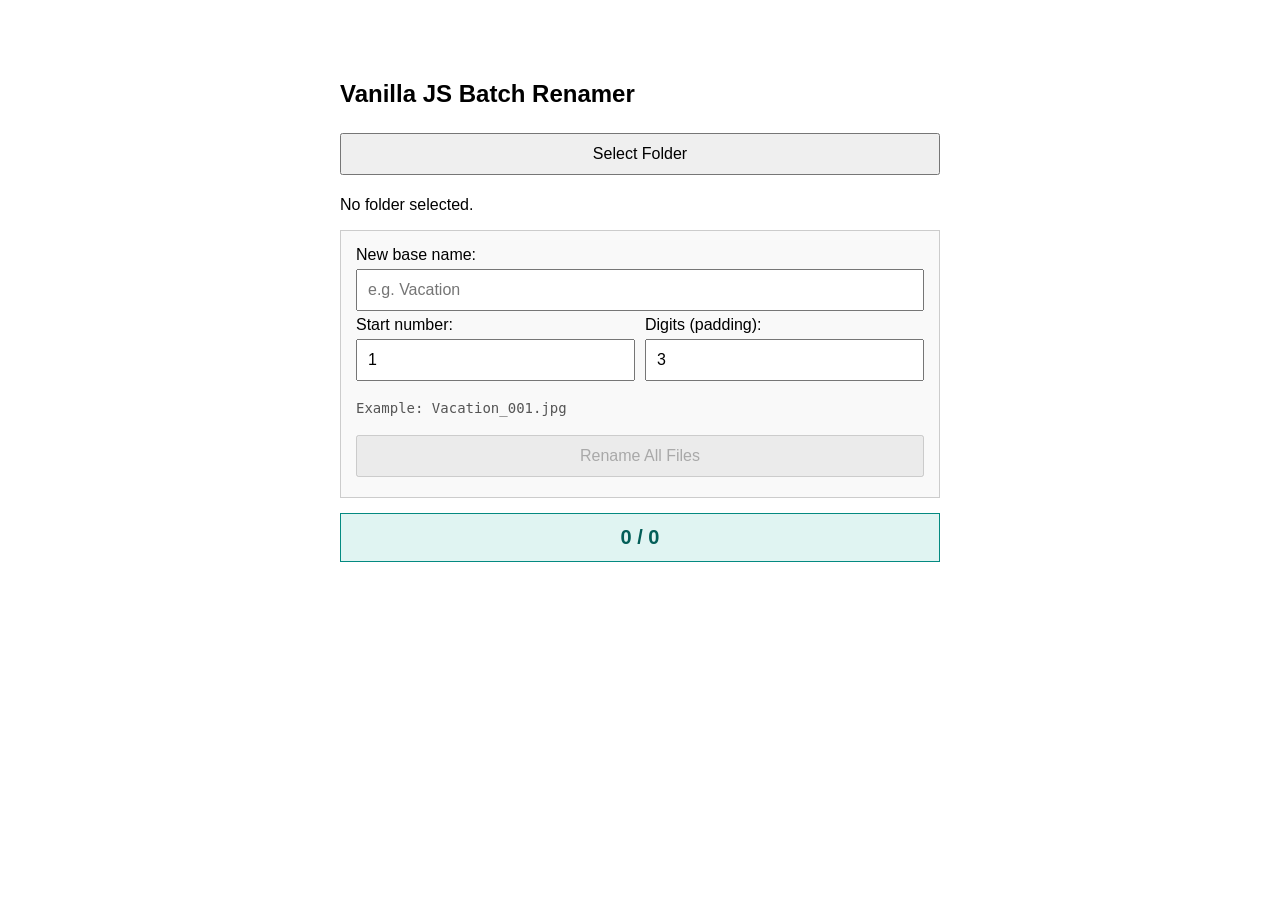
<file: renamer/renamer.html>
<!DOCTYPE html>
<html lang="en">
<head>
  <meta charset="UTF-8">
  <title>Batch File Renamer</title>
  <style>
    body { font-family: sans-serif; max-width: 600px; margin: 40px auto; padding: 20px; }
    input, button { padding: 10px; margin: 5px 0; font-size: 16px; width: 100%; box-sizing: border-box; }
    .box { border: 1px solid #ccc; padding: 15px; margin-top: 15px; background: #f9f9f9; }
    .row { display: flex; gap: 10px; }
    .row > div { flex: 1; }
    #counter { margin-top: 15px; padding: 12px; border: 1px solid #048A81; background: #e0f4f2;
               font-size: 20px; text-align: center; font-weight: bold; color: #035e58; }
    #preview { font-family: Consolas, monospace; font-size: 14px; color: #555; }
  </style>
</head>
<body>

  <h2>Vanilla JS Batch Renamer</h2>
  <button id="selectDir">Select Folder</button>
  <p id="folderName">No folder selected.</p>

  <div class="box">
    <label>New base name:</label>
    <input type="text" id="baseName" placeholder="e.g. Vacation">

    <div class="row">
      <div>
        <label>Start number:</label>
        <input type="number" id="startNum" value="1" min="0">
      </div>
      <div>
        <label>Digits (padding):</label>
        <input type="number" id="padDigits" value="3" min="1" max="8">
      </div>
    </div>

    <p id="preview">Example: Vacation_001.jpg</p>

    <button id="renameBtn" disabled>Rename All Files</button>
  </div>

  <div id="counter">0 / 0</div>

  <p id="status"></p>

  <script src="renamer.js" defer></script>

</body>
</html>
</file>
<file: quiz/quiz.css>
/* ── Study Quiz CSS ── */
:root {
  --primary:   #2E4057;
  --accent:    #048A81;
  --success:   #1D9E75;
  --danger:    #D85A30;
  --bg:        #F1F3F5;
  --card:      #FFFFFF;
  --border:    #DEE2E6;
  --text:      #333333;
  --muted:     #6C757D;
  --radius:    8px;
}

*, *::before, *::after { box-sizing: border-box; margin: 0; padding: 0; }

body {
  font-family: 'Segoe UI', Tahoma, Geneva, Verdana, sans-serif;
  background: var(--bg);
  color: var(--text);
  min-height: 100vh;
  display: flex;
  justify-content: center;
  padding: 2rem 1rem;
}

h1 {
  font-size: 22px;
  font-weight: 500;
  color: var(--primary);
  margin-bottom: 1rem;
}

.quiz-wrap {
  width: 100%;
  max-width: 680px;
}

/* ── Category buttons ── */
.cat-bar {
  display: flex;
  flex-wrap: wrap;
  gap: 8px;
  margin-bottom: 1rem;
}

.cat-btn {
  font-size: 12px;
  padding: 4px 14px;
  border-radius: 20px;
  border: 1px solid var(--border);
  background: var(--card);
  color: var(--muted);
  cursor: pointer;
  transition: background 0.15s;
}

.cat-btn:hover { background: #e9ecef; }

.cat-btn.active {
  background: #e0f4f2;
  border-color: var(--accent);
  color: var(--accent);
}

/* ── Score bar ── */
.score-bar {
  display: flex;
  gap: 12px;
  margin-bottom: 1rem;
}

.sc {
  background: var(--card);
  border: 1px solid var(--border);
  border-radius: var(--radius);
  padding: 8px 16px;
  font-size: 13px;
  color: var(--muted);
}

.sc span {
  font-weight: 500;
  font-size: 16px;
  color: var(--text);
  display: block;
}

/* ── Question card ── */
.qcard {
  background: var(--card);
  border: 1px solid var(--border);
  border-radius: 12px;
  padding: 1.5rem;
  margin-bottom: 1rem;
  min-height: 160px;
}

.qtag {
  font-size: 12px;
  color: var(--accent);
  font-weight: 500;
  margin-bottom: 0.5rem;
  text-transform: uppercase;
  letter-spacing: 0.05em;
}

.qtext {
  font-size: 18px;
  font-weight: 500;
  color: var(--primary);
  line-height: 1.6;
  min-height: 60px;
}

/* ── Answer box ── */
.abox {
  background: #e8f8f3;
  border: 1px solid #a8dcc8;
  border-radius: var(--radius);
  padding: 1rem 1.25rem;
  margin-top: 1rem;
  color: #0f6e56;
  font-size: 15px;
  line-height: 1.7;
  display: none;
}

.abox.show { display: block; }

.abox img {
  max-width: 100%;
  border-radius: var(--radius);
  margin-top: 0.75rem;
  border: 1px solid var(--border);
}

/* ── Controls ── */
.controls {
  display: flex;
  gap: 10px;
  flex-wrap: wrap;
  align-items: center;
}

/* Keep the \n line breaks and code indentation in questions and answers */
.qtext { white-space: pre-wrap; }
.abox  { white-space: pre-line; }

textarea {
  white-space: pre-wrap;
}
#qText, #aBox {
  font-family: inherit;
  font-size: inherit;
}


button {
  cursor: pointer;
  padding: 9px 18px;
  border-radius: var(--radius);
  border: 1px solid var(--border);
  background: var(--card);
  color: var(--text);
  font-size: 14px;
  transition: background 0.15s, transform 0.1s;
}

button:hover { background: #e9ecef; }
button:active { transform: scale(0.97); }

.btn-correct {
  border-color: var(--success);
  color: var(--success);
}

.btn-partial {
  border-color: #BA7517;
  color: #BA7517;
}

.btn-wrong {
  border-color: var(--danger);
  color: var(--danger);
}

.btn-right { margin-left: auto; }

.hide { display: none !important; }

/* ── Responsive ── */
@media (max-width: 480px) {
  .score-bar { flex-wrap: wrap; }
  .btn-right { margin-left: 0; }
}
</file>
